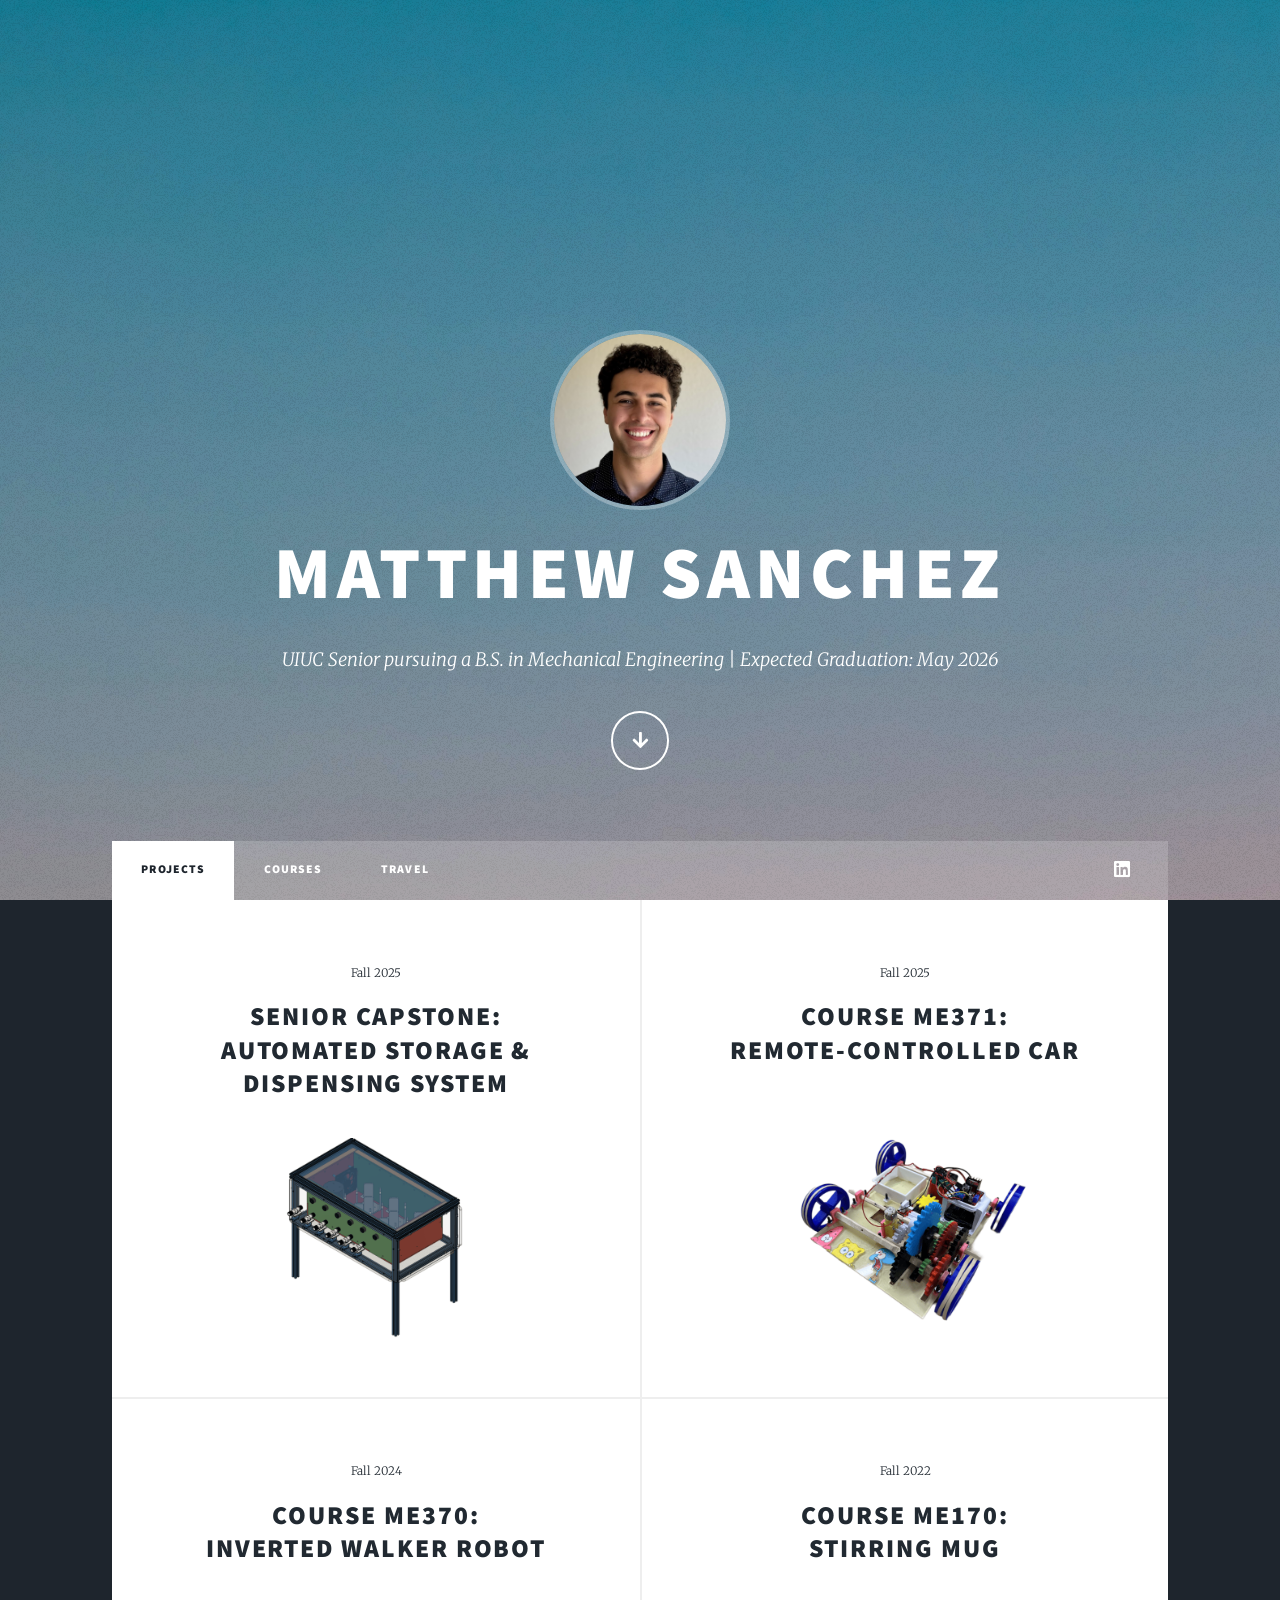
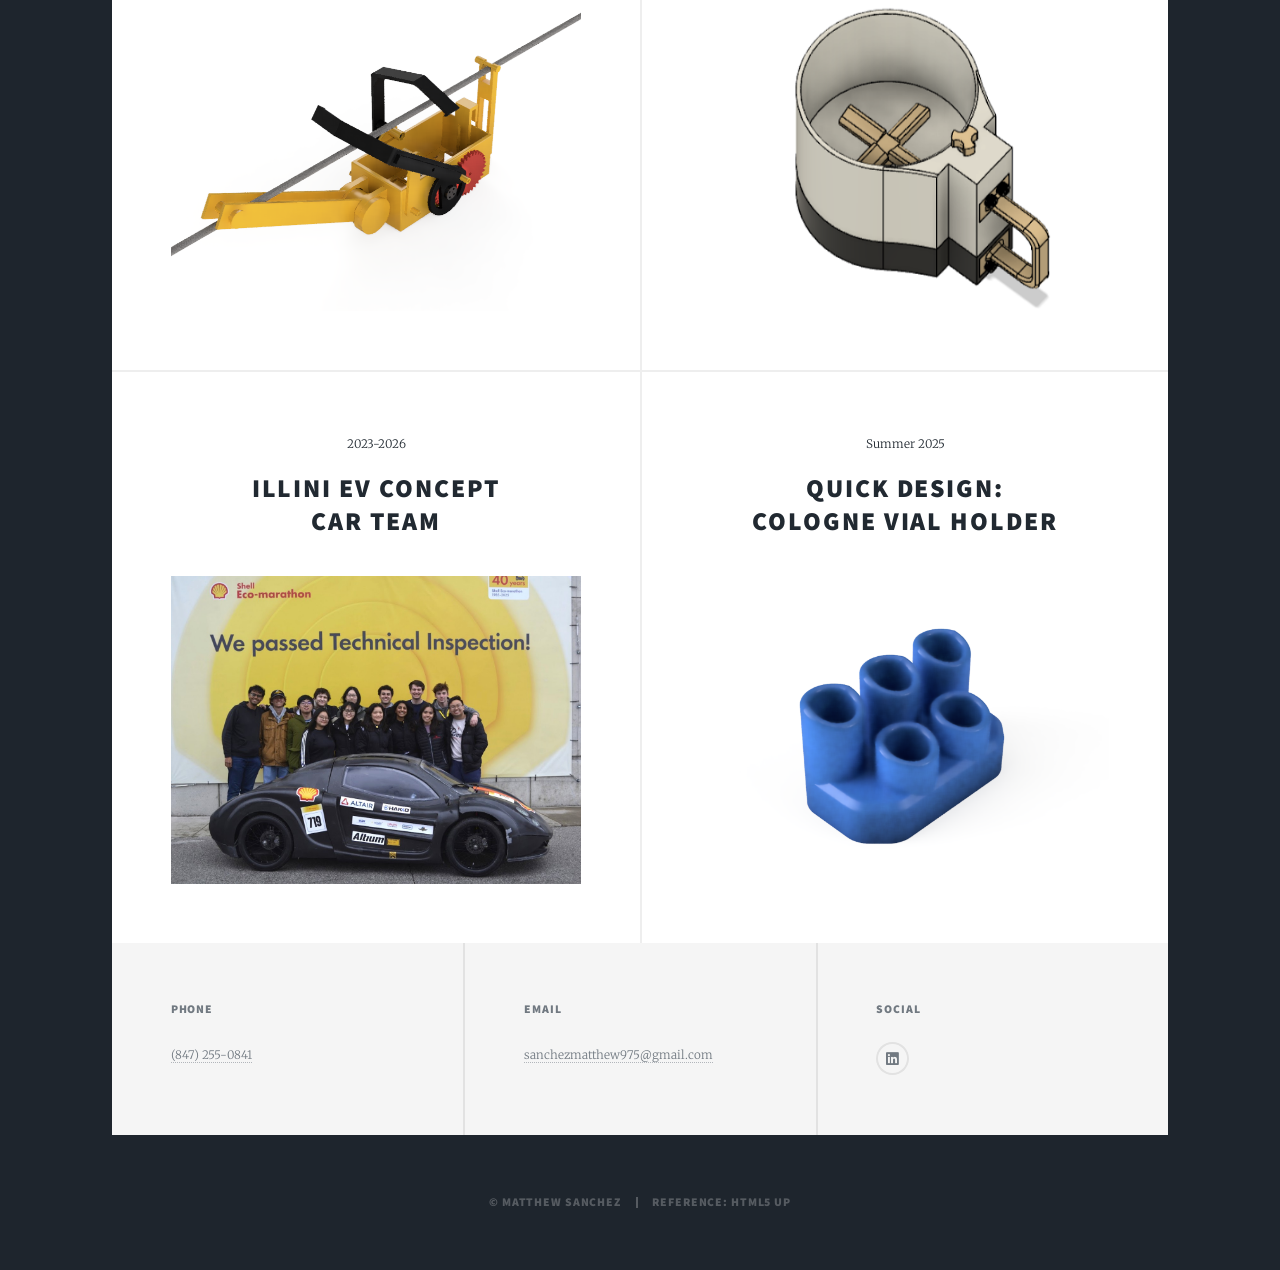
<file: index.html>
<!DOCTYPE HTML>
<!--
	Matthew Sanchez
-->
<html>
	<style>
    /* This handles the circular photo sizing and shape */
    #intro .image.profile {
        display: block;
        margin: 0 auto 2rem auto; /* Centers the image and adds space below */
        width: 180px;             /* Size of the circle */
        height: 180px;
    }

    #intro .image.profile img {
        width: 100%;
        height: 100%;
        border-radius: 50%;       /* Makes it a circle */
        object-fit: cover;        /* Keeps the face from looking stretched */
        border: 4px solid rgba(255, 255, 255, 0.3); /* Subtle white border */
    }
	</style>
	<head>
		<title>Matthew Sanchez Portfolio</title>
		<meta charset="utf-8" />
		<meta name="viewport" content="width=device-width, initial-scale=1, user-scalable=no" />
		<link rel="stylesheet" href="assets/css/main.css" />
		<link rel="icon" type="image/png" href="images/closeup3.JPG">
		<noscript><link rel="stylesheet" href="assets/css/noscript.css" /></noscript>
	</head>
	<body class="is-preload">

		<!-- Wrapper -->
			<div id="wrapper" class="fade-in">

				<!-- Intro -->
					<div id="intro">
						<span class="image profile"><img src="images/closeup3.JPG" alt="Matthew Sanchez Profile" /></span>
						<h1>Matthew Sanchez</h1>
						<p>UIUC Senior pursuing a B.S. in Mechanical Engineering | Expected Graduation: May 2026</p>
						<ul class="actions">
							<li><a href="#header" class="button icon solid solo fa-arrow-down scrolly">Continue</a></li>
						</ul>
					</div>

				<!-- Header -->
					<header id="header">
						<a  class="logo">Projects</a>
					</header>

				<!-- Nav -->
					<nav id="nav">
						<ul class="links">
							<li class="active"><a href="index.html">Projects</a></li>
							<li><a href="courses.html">Courses</a></li>
							<li><a href="travel.html">Travel</a></li>
							<!-- <li><a href="elements.html">Elements Reference</a></li> -->
						</ul>
						<ul class="icons">
							<li><a href="https://www.linkedin.com/in/matthew-sanchez-/" class="icon brands fa-linkedin"><span class="label">LinkedIn</span></a></li>
						</ul>
					</nav>

				<!-- Main -->
					<div id="main">

						<!-- Featured Post
							<article class="post featured">
								<header class="major">
									<span class="date">April 25, 2017</span>
									<h2><a href="#">And this is a<br />
									massive headline</a></h2>
									<p>Matthew ornare velit lacus varius enim ullamcorper proin aliquam<br />
									facilisis ante sed etiam magna interdum congue. Lorem ipsum dolor<br />
									amet nullam sed etiam veroeros.</p>
								</header>
								<a href="#" class="image main"><img src="images/pic01.jpg" alt="" /></a>
								<ul class="actions special">
									<li><a href="#" class="button large">Full Story</a></li>
								</ul>
							</article> -->

						<!-- Posts -->
							<section class="posts">
								<article>
									<header>
										<span class="date">Fall 2025</span>
										<h2><a href="senior_capstone.html">Senior Capstone:<br />
										Automated Storage & Dispensing System</a></h2>
									</header>
									<a href="senior_capstone.html" class="image fit"><img src="images/senior_1.png" alt="" /></a>
								</article>
								<article>
									<header>
										<span class="date">Fall 2025</span>
										<h2><a href="me371.html">Course ME371:<br />
										Remote-Controlled Car<br />
										‎ </a></h2>
									</header>
									<a href="me371.html" class="image fit"><img src="images/rc_car2.png" alt="" /></a>
								</article>
								<article>
									<header>
										<span class="date">Fall 2024</span>
										<h2><a href="370.html">Course ME370:<br />
										Inverted Walker Robot</a></h2>
									</header>
									<a href="370.html" class="image fit"><img src="images/sloth3.png" alt="" /></a>
								</article>
								<article>
									<header>
										<span class="date">Fall 2022</span>
										<h2><a href="170.html">Course ME170:<br />
										Stirring Mug</a></h2>
									</header>
									<a href="170.html" class="image fit"><img src="images/teamugpro2.png" alt="" /></a>
								</article>
								<article>
									<header>
										<span class="date">2023-2026</span>
										<h2><a href="illiniev.html">Illini EV Concept<br />
										Car Team</a></h2>
									</header>
									<a href="illiniev.html" class="image fit"><img src="images/ev2pass.JPG" alt="" /></a>
								</article>
								<article>
									<header>
										<span class="date">Summer 2025</span>
										<h2><a href="cologne.html">Quick Design:<br />
										Cologne Vial Holder</a></h2>
									</header>
									<a href="cologne.html" class="image fit"><img src="images/colognetrialholder.png" alt="" /></a>
								</article>
							</section>
					</div>

				<!-- Footer -->
					<footer id="footer">
							<section>
								<h3>Phone</h3>
								<p><a>(847) 255-0841</a></p>
							</section>
							<section>
								<h3>Email</h3>
								<p><a>sanchezmatthew975@gmail.com</a></p>
							</section>
							<section>
								<h3>Social</h3>
								<ul class="icons alt">
									<li><a href="https://www.linkedin.com/in/matthew-sanchez-/" class="icon brands fa-linkedin"><span class="label">LinkedIn</span></a></li>
								</ul>
							</section>
					</footer>

				<!-- Copyright -->
					<div id="copyright">
						<ul><li>&copy; Matthew Sanchez</li><li>Reference: HTML5 UP</li></ul>
					</div>

			</div>

		<!-- Scripts -->
			<script src="assets/js/jquery.min.js"></script>
			<script src="assets/js/jquery.scrollex.min.js"></script>
			<script src="assets/js/jquery.scrolly.min.js"></script>
			<script src="assets/js/browser.min.js"></script>
			<script src="assets/js/breakpoints.min.js"></script>
			<script src="assets/js/util.js"></script>
			<script src="assets/js/main.js"></script>

	</body>
</html>
</file>
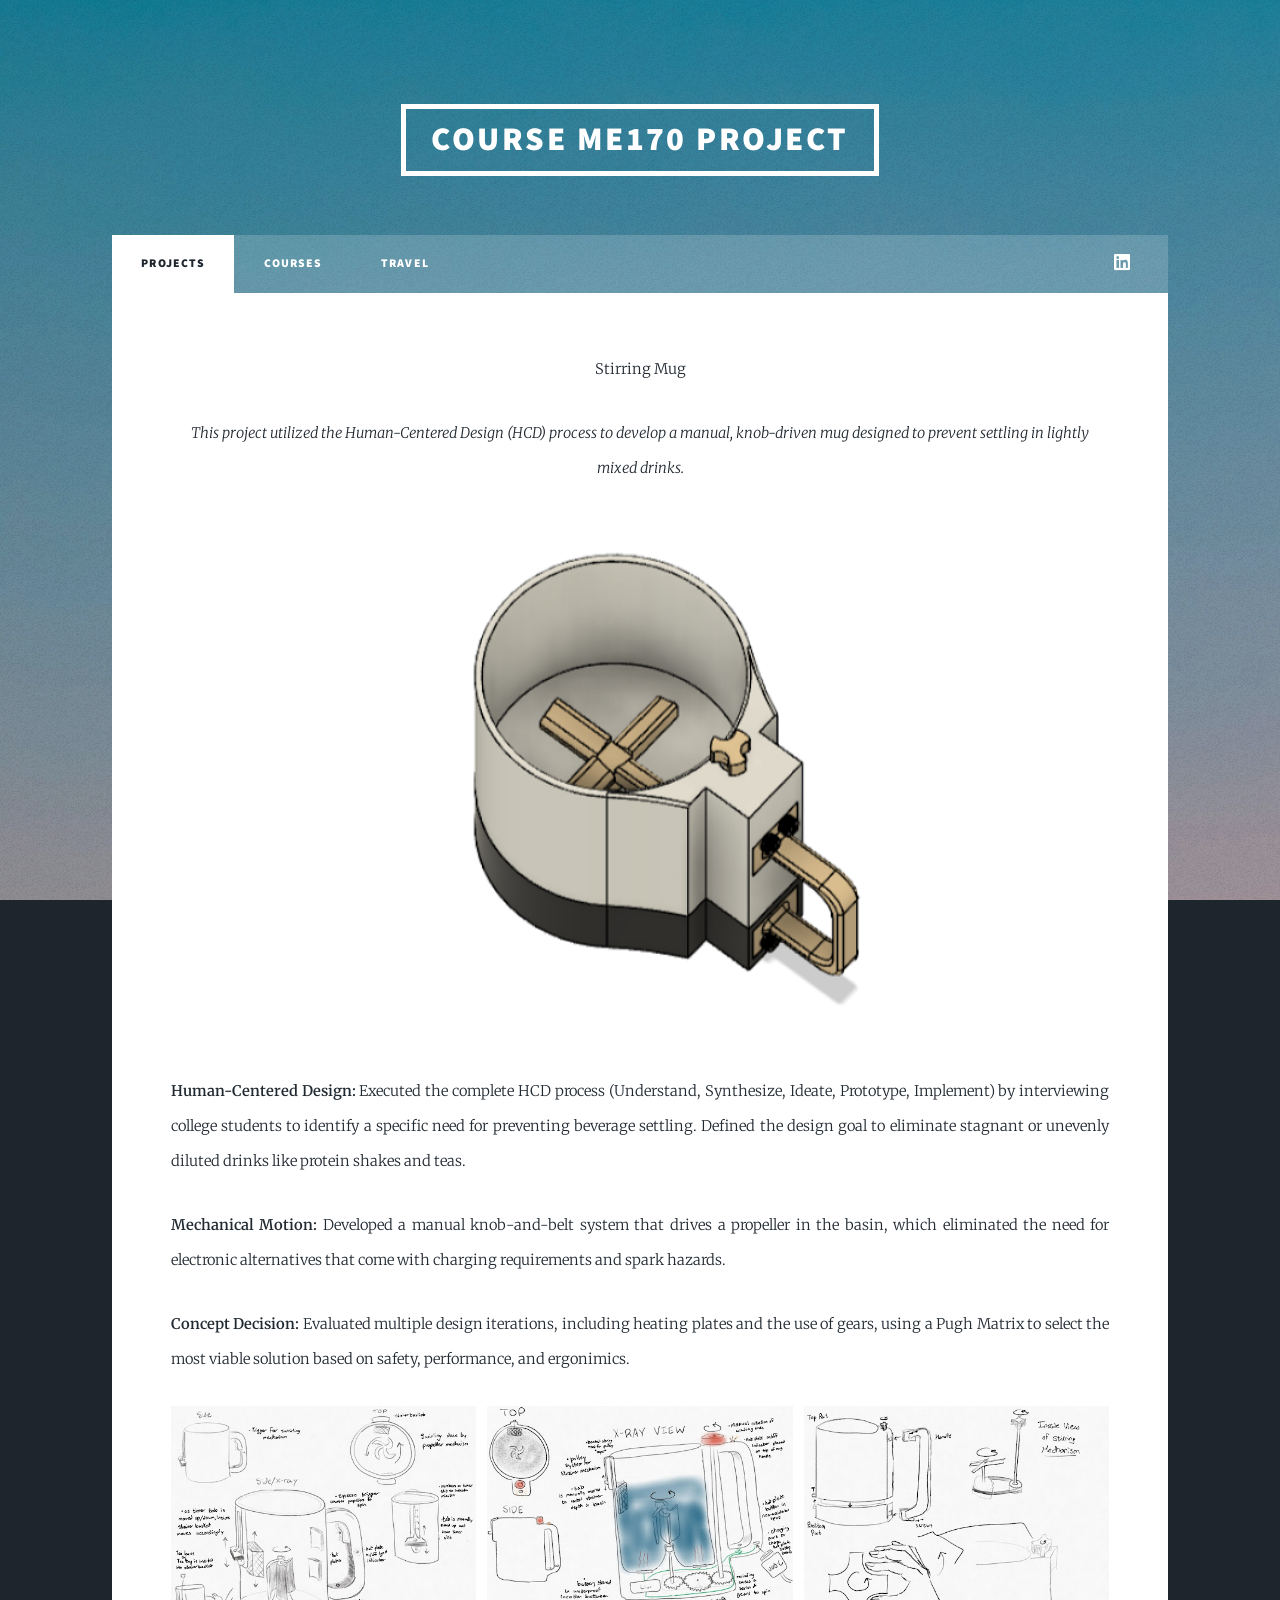
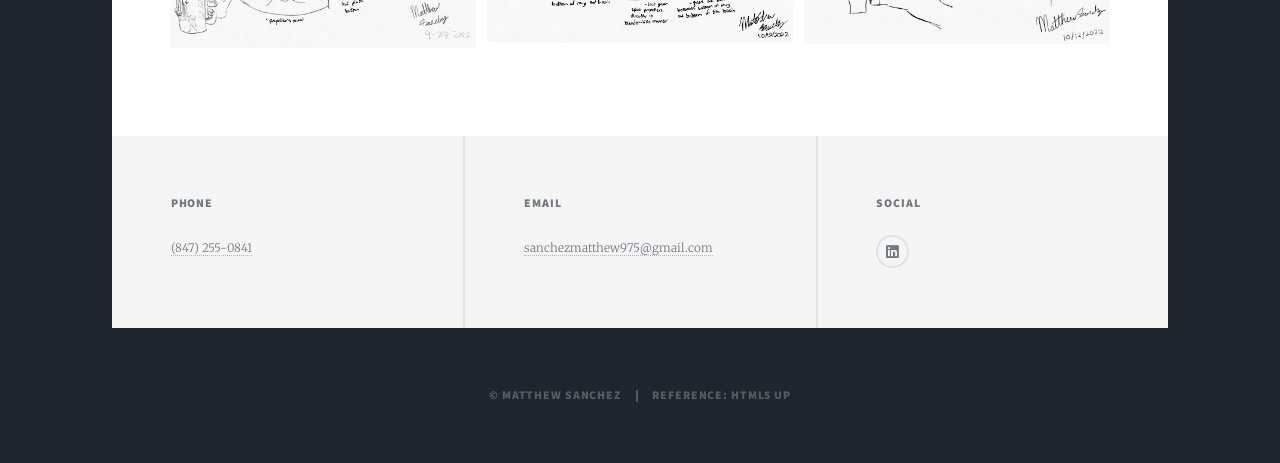
<file: 170.html>
<!DOCTYPE HTML>
<!--
	Massively by HTML5 UP
	html5up.net | @ajlkn
	Free for personal and commercial use under the CCA 3.0 license (html5up.net/license)
-->
<html>
	<head>
		<title>Matthew Sanchez Portfolio</title>
		<meta charset="utf-8" />
		<meta name="viewport" content="width=device-width, initial-scale=1, user-scalable=no" />
		<link rel="stylesheet" href="assets/css/main.css" />
		<noscript><link rel="stylesheet" href="assets/css/noscript.css" /></noscript>
		<style>
    /* This completely removes the decorative lines */
    header.major .date:before,
    header.major .date:after {
        display: none !important;
    }

    /* This centers your title and gives it some space */
    header.major .date {
        display: block;
        border: none !important;
        margin-bottom: 2rem;
        padding: 0;
    }
		</style>	
	</head>
	<body class="is-preload">

		<!-- Wrapper -->
			<div id="wrapper" class="fade-in">

				<!-- Header -->
					<header id="header">
						<a  class="logo">Course ME170 Project</a>
					</header>

				<!-- Nav -->
					<nav id="nav">
						<ul class="links">
							<li class="active"><a href="index.html">Projects</a></li>
							<li><a href="courses.html">Courses</a></li>
							<li><a href="travel.html">Travel</a></li>
							<!-- <li><a href="elements.html">Elements Reference</a></li> -->
						</ul>
						<ul class="icons">
							<li><a href="https://www.linkedin.com/in/matthew-sanchez-/" class="icon brands fa-linkedin"><span class="label">LinkedIn</span></a></li>
						</ul>
					</nav>

				<!-- Main -->
					<div id="main">

						<!-- Post -->
							<section class="post">
								<header class="major">
									<span class="date">Stirring Mug</span>
									<!-- <h1>Senior Capstone Project:<br />
									Automated Storage & Dispensing System</h1> -->
									<p>This project utilized the Human-Centered Design (HCD) process to develop a manual, knob-driven mug designed to prevent settling in lightly mixed drinks.</p>
								</header>
                                <div class="row aln-center">
                                    <div class="col-8">
                                        <span class="image fit"><img src="images/teamugpro2.png" alt="" /></span>
                                    </div>
                                </div>
                                <!-- <div class="image main"><img src="images/senior_1.png" alt="" /></div> -->
        <p>
            <p><strong>Human-Centered Design:</strong> Executed the complete HCD process (Understand, Synthesize, Ideate, Prototype, Implement) by interviewing college students to identify a specific need for preventing beverage settling. Defined the design goal to eliminate stagnant or unevenly diluted drinks like protein shakes and teas.</p>
            <p><strong>Mechanical Motion:</strong> Developed a manual knob-and-belt system that drives a propeller in the basin, which eliminated the need for electronic alternatives that come with charging requirements and spark hazards.</p>
            <p><strong>Concept Decision:</strong> Evaluated multiple design iterations, including heating plates and the use of gears, using a Pugh Matrix to select the most viable solution based on safety, performance, and ergonimics.</p>
        </p>
        <div class="box alt">
    <div class="row gtr-50 gtr-uniform">
        <div class="col-4 col-12-small">
            <span class="image fit"><img src="images/teamugsketch1.jpg" alt="CAD Assembly" /></span>
        </div>
        <div class="col-4 col-12-small">
            <span class="image fit"><img src="images/teamugsketch2.jpg" alt="Exploded View" /></span>
        </div>
        <div class="col-4 col-12-small">
            <span class="image fit"><img src="images/teamugsketch3.jpg" alt="Mechanism Detail" /></span>
        </div>
    </div>
</div>
					</div>


				<!-- Footer -->
					<footer id="footer">
							<section>
								<h3>Phone</h3>
								<p><a>(847) 255-0841</a></p>
							</section>
							<section>
								<h3>Email</h3>
								<p><a>sanchezmatthew975@gmail.com</a></p>
							</section>
							<section>
								<h3>Social</h3>
								<ul class="icons alt">
									<li><a href="https://www.linkedin.com/in/matthew-sanchez-/" class="icon brands fa-linkedin"><span class="label">LinkedIn</span></a></li>
								</ul>
							</section>
					</footer>

				<!-- Copyright -->
					<div id="copyright">
						<ul><li>&copy; Matthew Sanchez</li><li>Reference: HTML5 UP</li></ul>
					</div>

			</div>

		<!-- Scripts -->
			<script src="assets/js/jquery.min.js"></script>
			<script src="assets/js/jquery.scrollex.min.js"></script>
			<script src="assets/js/jquery.scrolly.min.js"></script>
			<script src="assets/js/browser.min.js"></script>
			<script src="assets/js/breakpoints.min.js"></script>
			<script src="assets/js/util.js"></script>
			<script src="assets/js/main.js"></script>

	</body>
</html>
</file>
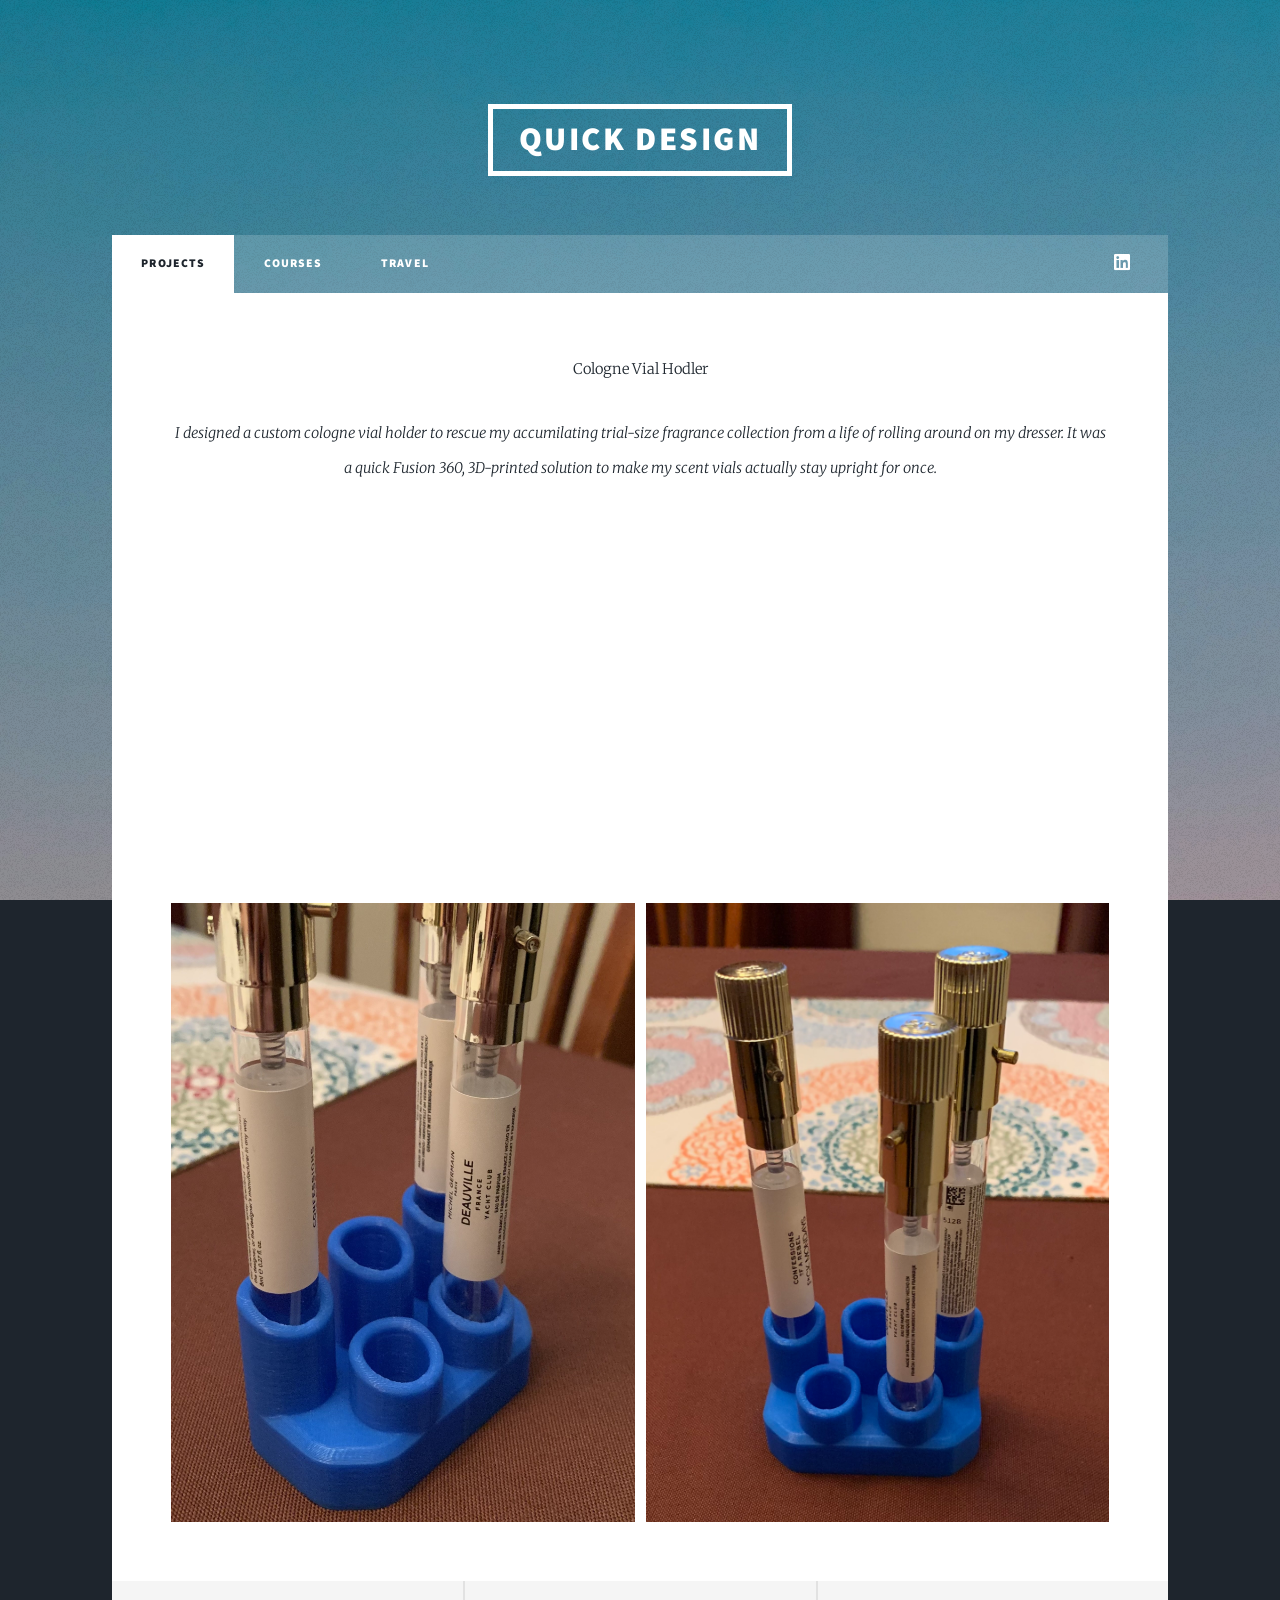
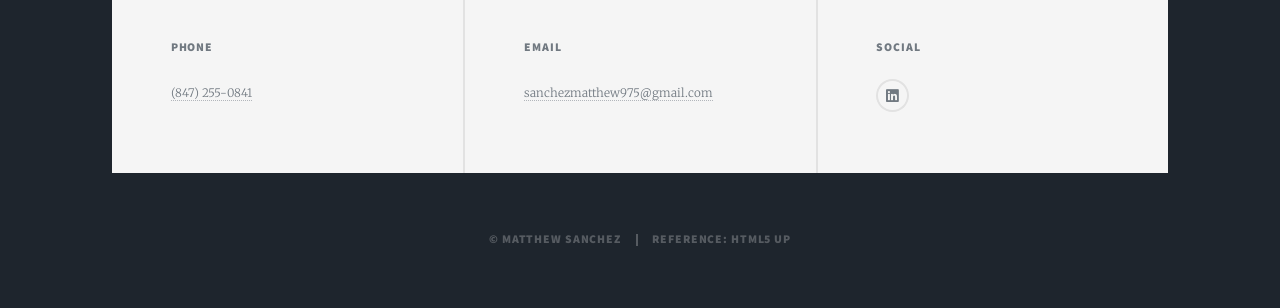
<file: cologne.html>
<!DOCTYPE HTML>
<!--
	Massively by HTML5 UP
	html5up.net | @ajlkn
	Free for personal and commercial use under the CCA 3.0 license (html5up.net/license)
-->
<html>
	<head>
		<title>Matthew Sanchez Portfolio</title>
		<meta charset="utf-8" />
		<meta name="viewport" content="width=device-width, initial-scale=1, user-scalable=no" />
		<link rel="stylesheet" href="assets/css/main.css" />
		<noscript><link rel="stylesheet" href="assets/css/noscript.css" /></noscript>
		<style>
    /* This completely removes the decorative lines */
    header.major .date:before,
    header.major .date:after {
        display: none !important;
    }

    /* This centers your title and gives it some space */
    header.major .date {
        display: block;
        border: none !important;
        margin-bottom: 2rem;
        padding: 0;
    }
		</style>	
	</head>
	<body class="is-preload">

		<!-- Wrapper -->
			<div id="wrapper" class="fade-in">

				<!-- Header -->
					<header id="header">
						<a  class="logo">Quick Design</a>
					</header>

				<!-- Nav -->
					<nav id="nav">
						<ul class="links">
							<li class="active"><a href="index.html">Projects</a></li>
							<li><a href="courses.html">Courses</a></li>
                            <li><a href="travel.html">Travel</a></li>
							<!-- <li><a href="elements.html">Elements Reference</a></li> -->
						</ul>
						<ul class="icons">
							<li><a href="https://www.linkedin.com/in/matthew-sanchez-/" class="icon brands fa-linkedin"><span class="label">LinkedIn</span></a></li>
						</ul>
					</nav>

				<!-- Main -->
					<div id="main">

						<!-- Post -->
							<section class="post">
								<header class="major">
									<span class="date">Cologne Vial Hodler</span>
									<!-- <h1>Senior Capstone Project:<br />
									Automated Storage & Dispensing System</h1> -->
									<p> I designed a custom cologne vial holder to rescue my accumilating trial-size fragrance collection from a life of rolling around on my dresser. It was a quick Fusion 360, 3D-printed solution to make my scent vials actually stay upright for once.</p>
								</header>
                                <div class="row aln-center">
                                    <div class="col-8">
                                        <div class="col-8">
    <span class="image fit">
        <video width="100%" height="auto" autoplay loop muted playsinline>
            <source src="images/cologneturn.mp4" type="video/mp4">
            Your browser does not support the video tag.
        </video>
    </span>
</div>
                                    </div>
                                </div>
                                <!-- <div class="image main"><img src="images/senior_1.png" alt="" /></div> -->
        <div class="row gtr-50 gtr-uniform">
    <div class="col-6 col-12-small">
        <span class="image fit"><img src="images/cologneholder1.jpeg" alt="CAD Assembly" /></span>
    </div>

    <div class="col-6 col-12-small">
        <span class="image fit"><img src="images/cologneholder2.jpeg" alt="Physical Prototype" /></span>
    </div>
</div>
					</div>


				<!-- Footer -->
					<footer id="footer">
							<section>
								<h3>Phone</h3>
								<p><a>(847) 255-0841</a></p>
							</section>
							<section>
								<h3>Email</h3>
								<p><a>sanchezmatthew975@gmail.com</a></p>
							</section>
							<section>
								<h3>Social</h3>
								<ul class="icons alt">
									<li><a href="https://www.linkedin.com/in/matthew-sanchez-/" class="icon brands fa-linkedin"><span class="label">LinkedIn</span></a></li>
								</ul>
							</section>
					</footer>

				<!-- Copyright -->
					<div id="copyright">
						<ul><li>&copy; Matthew Sanchez</li><li>Reference: HTML5 UP</li></ul>
					</div>

			</div>

		<!-- Scripts -->
			<script src="assets/js/jquery.min.js"></script>
			<script src="assets/js/jquery.scrollex.min.js"></script>
			<script src="assets/js/jquery.scrolly.min.js"></script>
			<script src="assets/js/browser.min.js"></script>
			<script src="assets/js/breakpoints.min.js"></script>
			<script src="assets/js/util.js"></script>
			<script src="assets/js/main.js"></script>

	</body>
</html>
</file>
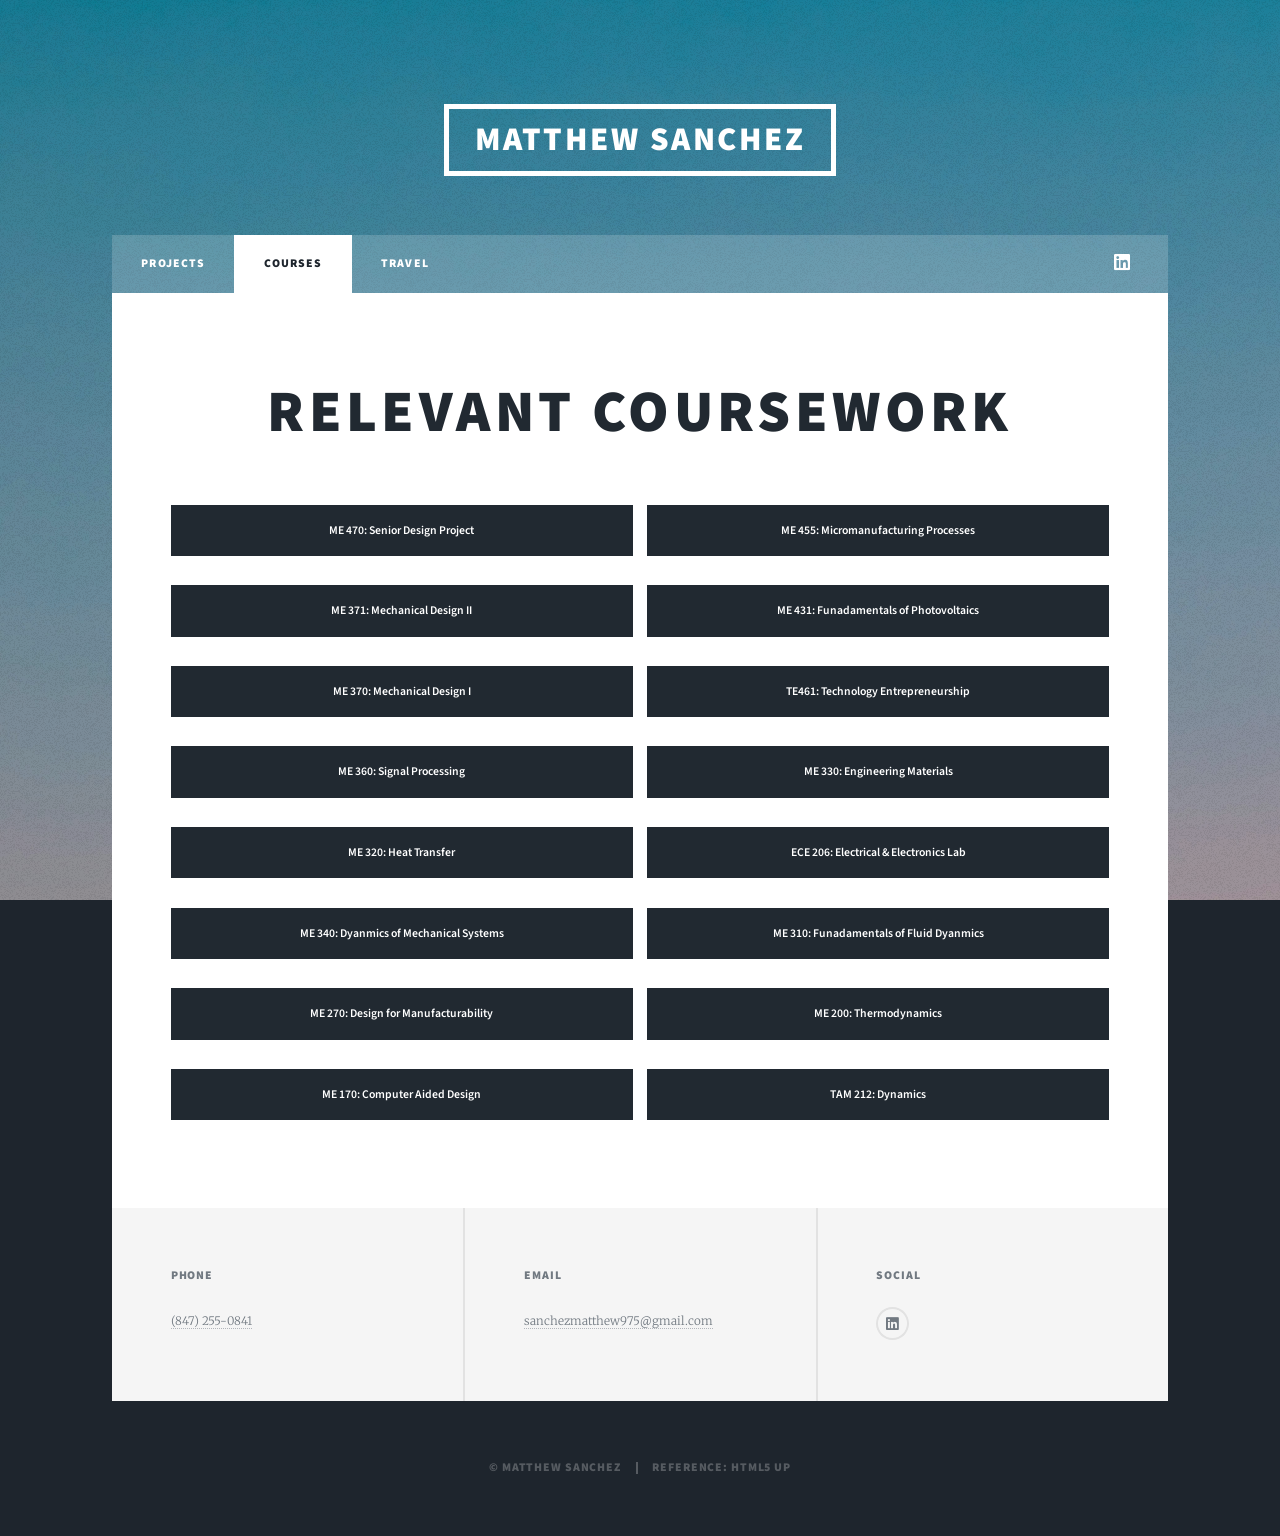
<file: courses.html>
<!DOCTYPE HTML>
<html>
	<head>
		<title>Courses - Matthew Sanchez</title>
		<meta charset="utf-8" />
		<meta name="viewport" content="width=device-width, initial-scale=1, user-scalable=no" />
		<link rel="stylesheet" href="assets/css/main.css" />
		<noscript><link rel="stylesheet" href="assets/css/noscript.css" /></noscript>
		<style>
			/* Makes the tiles look like buttons but removes the "clickable" interaction */
			.course-tile {
				cursor: default !important;
				pointer-events: none;
				text-transform: none !important;
				letter-spacing: 0 !important;
				font-weight: 600 !important;
				height: 3.5rem !important;
				line-height: 3.5rem !important;
				padding: 0 1rem !important;
				display: block;
				text-align: center;
			}
			.course-grid {
				margin-top: 2rem;
			}
		</style>
	</head>
	<body class="is-preload">

		<div id="wrapper">

				<header id="header">
						<a href="index.html" class="logo">Matthew Sanchez</a>
					</header>

				<nav id="nav">
						<ul class="links">
							<li><a href="index.html">Projects</a></li>
							<li class="active"><a href="courses.html">Courses</a></li>
							<li><a href="travel.html">Travel</a></li>
						</ul>
						<ul class="icons">
							<li><a href="https://www.linkedin.com/in/matthew-sanchez-/" class="icon brands fa-linkedin"><span class="label">LinkedIn</span></a></li>
						</ul>
					</nav>

				<div id="main">

						<section class="post">
								<header class="major">
									<h2>Relevant Coursework</h2>
								</header>
								
								<div class="course-grid">
									<ul class="actions fit">
										<li><span class="button primary fit course-tile">ME 470: Senior Design Project</span></li>
										<li><span class="button primary fit course-tile">ME 455: Micromanufacturing Processes</span></li>
									</ul>
									<ul class="actions fit">
										<li><span class="button primary fit course-tile">ME 371: Mechanical Design II</span></li>
										<li><span class="button primary fit course-tile">ME 431: Funadamentals of Photovoltaics</span></li>
									</ul>
									<ul class="actions fit">
										<li><span class="button primary fit course-tile">ME 370: Mechanical Design I</span></li>
										<li><span class="button primary fit course-tile">TE461: Technology Entrepreneurship</span></li>
									</ul>
									<ul class="actions fit">
										<li><span class="button primary fit course-tile">ME 360: Signal Processing</span></li>
										<li><span class="button primary fit course-tile">ME 330: Engineering Materials</span></li>
									</ul>
									<ul class="actions fit">
										<li><span class="button primary fit course-tile">ME 320: Heat Transfer</span></li>
										<li><span class="button primary fit course-tile">ECE 206: Electrical & Electronics Lab</span></li>
									</ul>
									<ul class="actions fit">
										<li><span class="button primary fit course-tile">ME 340: Dyanmics of Mechanical Systems</span></li>
										<li><span class="button primary fit course-tile">ME 310: Funadamentals of Fluid Dyanmics</span></li>
									</ul>
									<ul class="actions fit">
										<li><span class="button primary fit course-tile">ME 270: Design for Manufacturability</span></li>
										<li><span class="button primary fit course-tile">ME 200: Thermodynamics</span></li>
									</ul>
									<ul class="actions fit">
										<li><span class="button primary fit course-tile">ME 170: Computer Aided Design</span></li>
										<li><span class="button primary fit course-tile">TAM 212: Dynamics</span></li>
									</ul>
								</div>
							</section>

					</div>

				<footer id="footer">
							<section>
								<h3>Phone</h3>
								<p><a>(847) 255-0841</a></p>
							</section>
							<section>
								<h3>Email</h3>
								<p><a>sanchezmatthew975@gmail.com</a></p>
							</section>
							<section>
								<h3>Social</h3>
								<ul class="icons alt">
									<li><a href="https://www.linkedin.com/in/matthew-sanchez-/" class="icon brands fa-linkedin"><span class="label">LinkedIn</span></a></li>
								</ul>
							</section>
					</footer>

				<div id="copyright">
						<ul><li>&copy; Matthew Sanchez</li><li>Reference: HTML5 UP</li></ul>
					</div>

			</div>

		<script src="assets/js/jquery.min.js"></script>
			<script src="assets/js/jquery.scrollex.min.js"></script>
			<script src="assets/js/jquery.scrolly.min.js"></script>
			<script src="assets/js/browser.min.js"></script>
			<script src="assets/js/breakpoints.min.js"></script>
			<script src="assets/js/util.js"></script>
			<script src="assets/js/main.js"></script>

	</body>
</html>
</file>
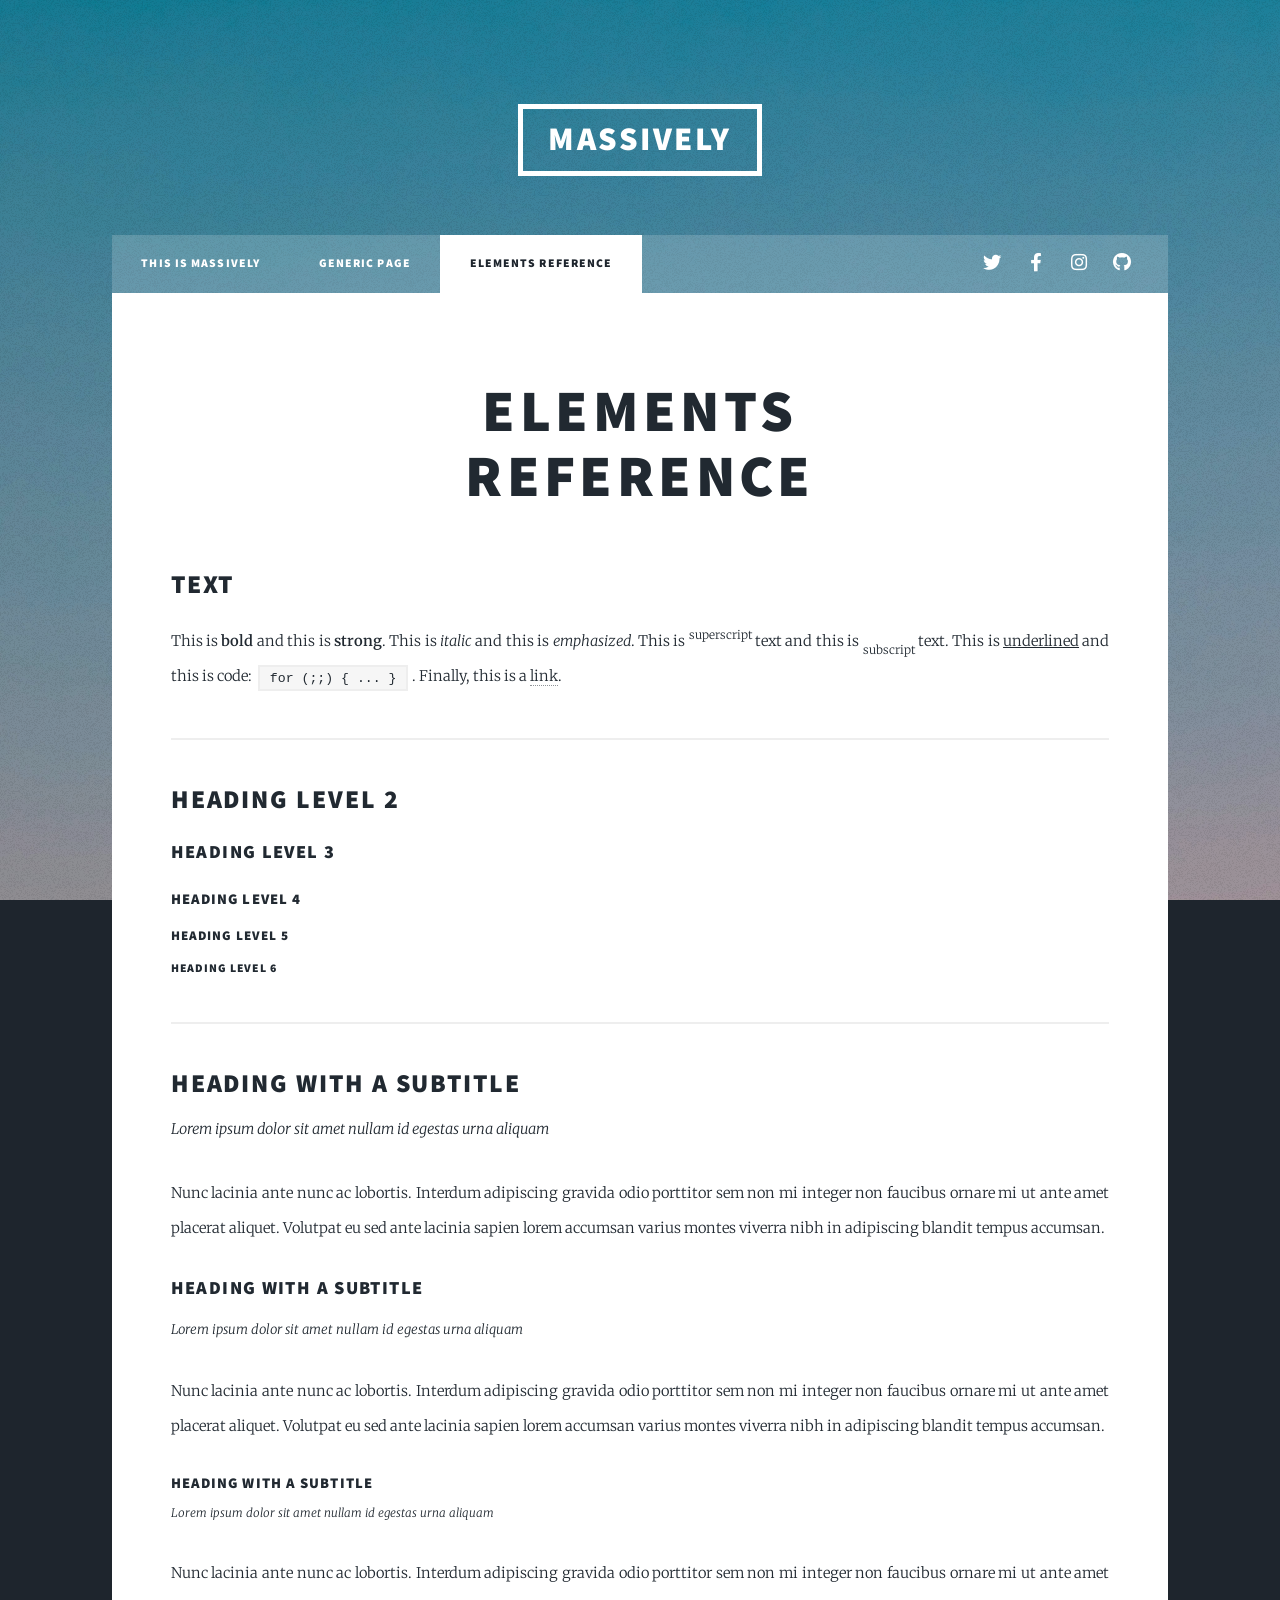
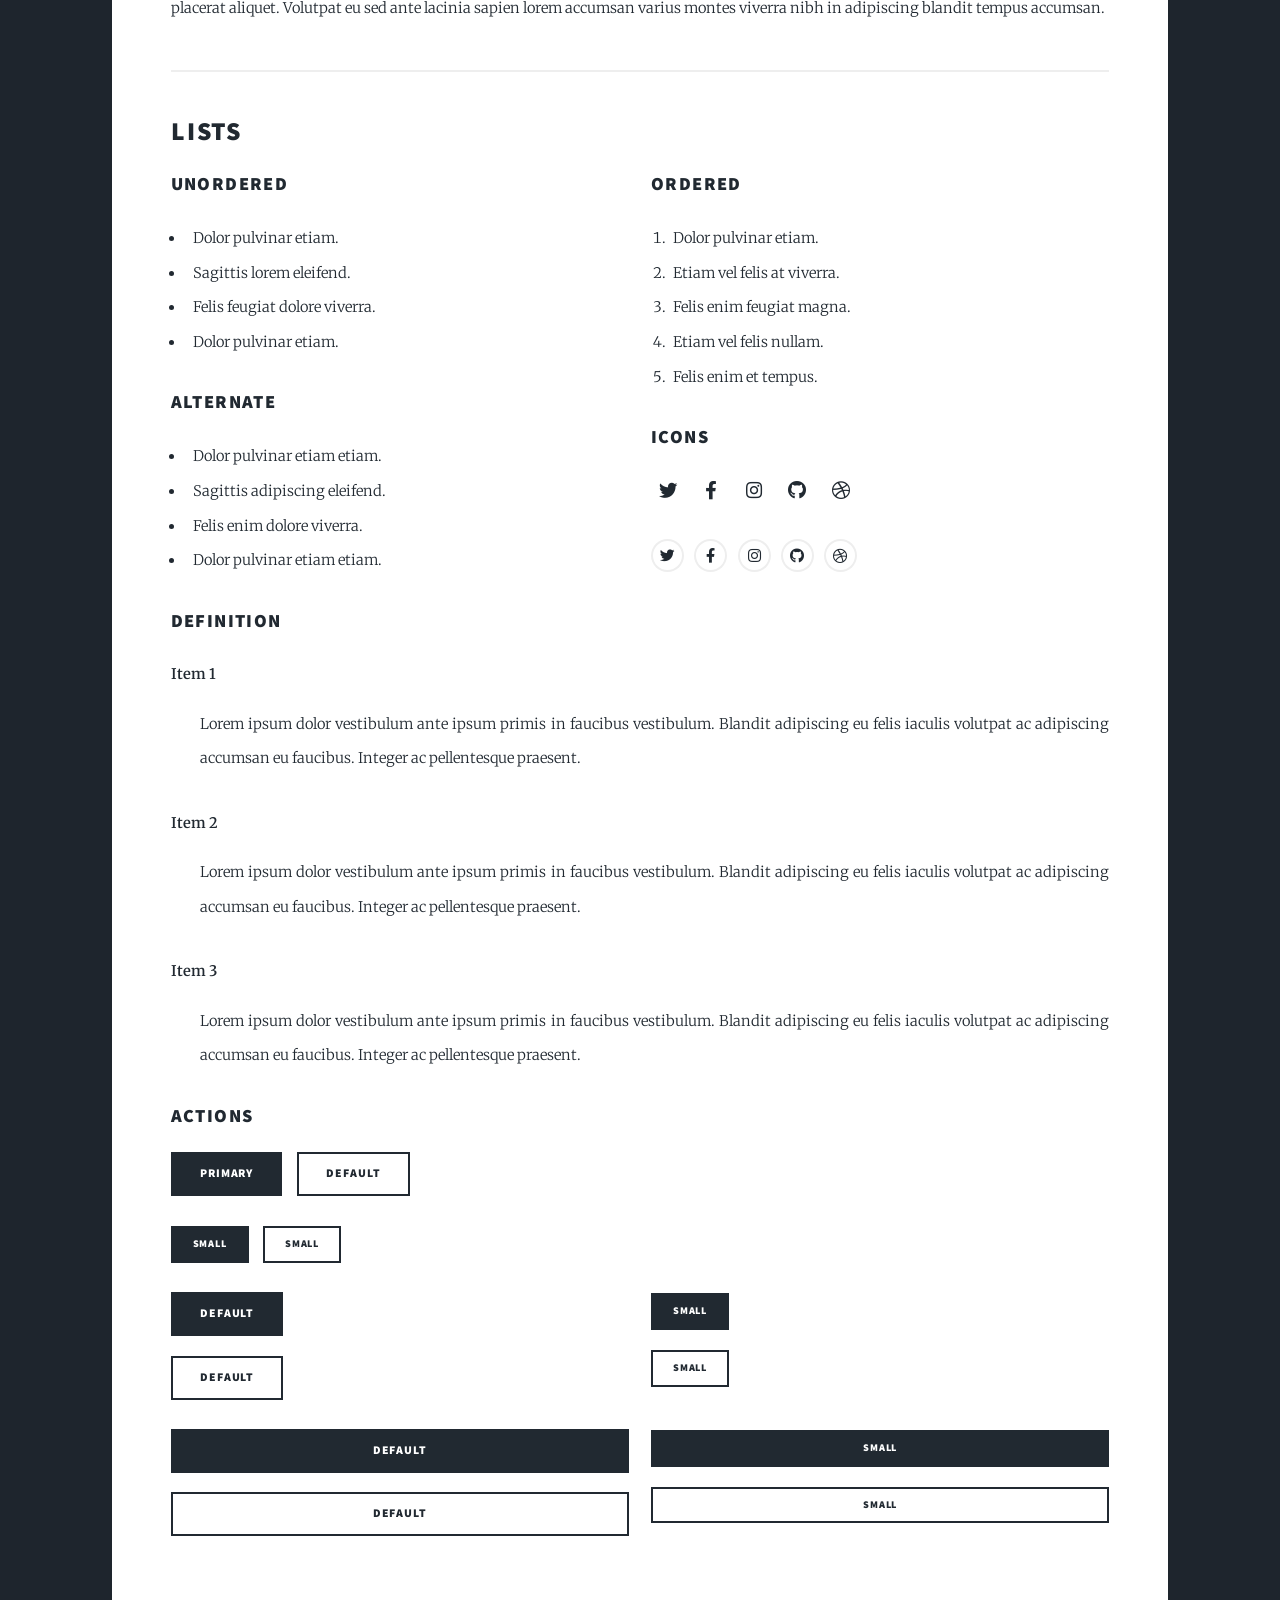
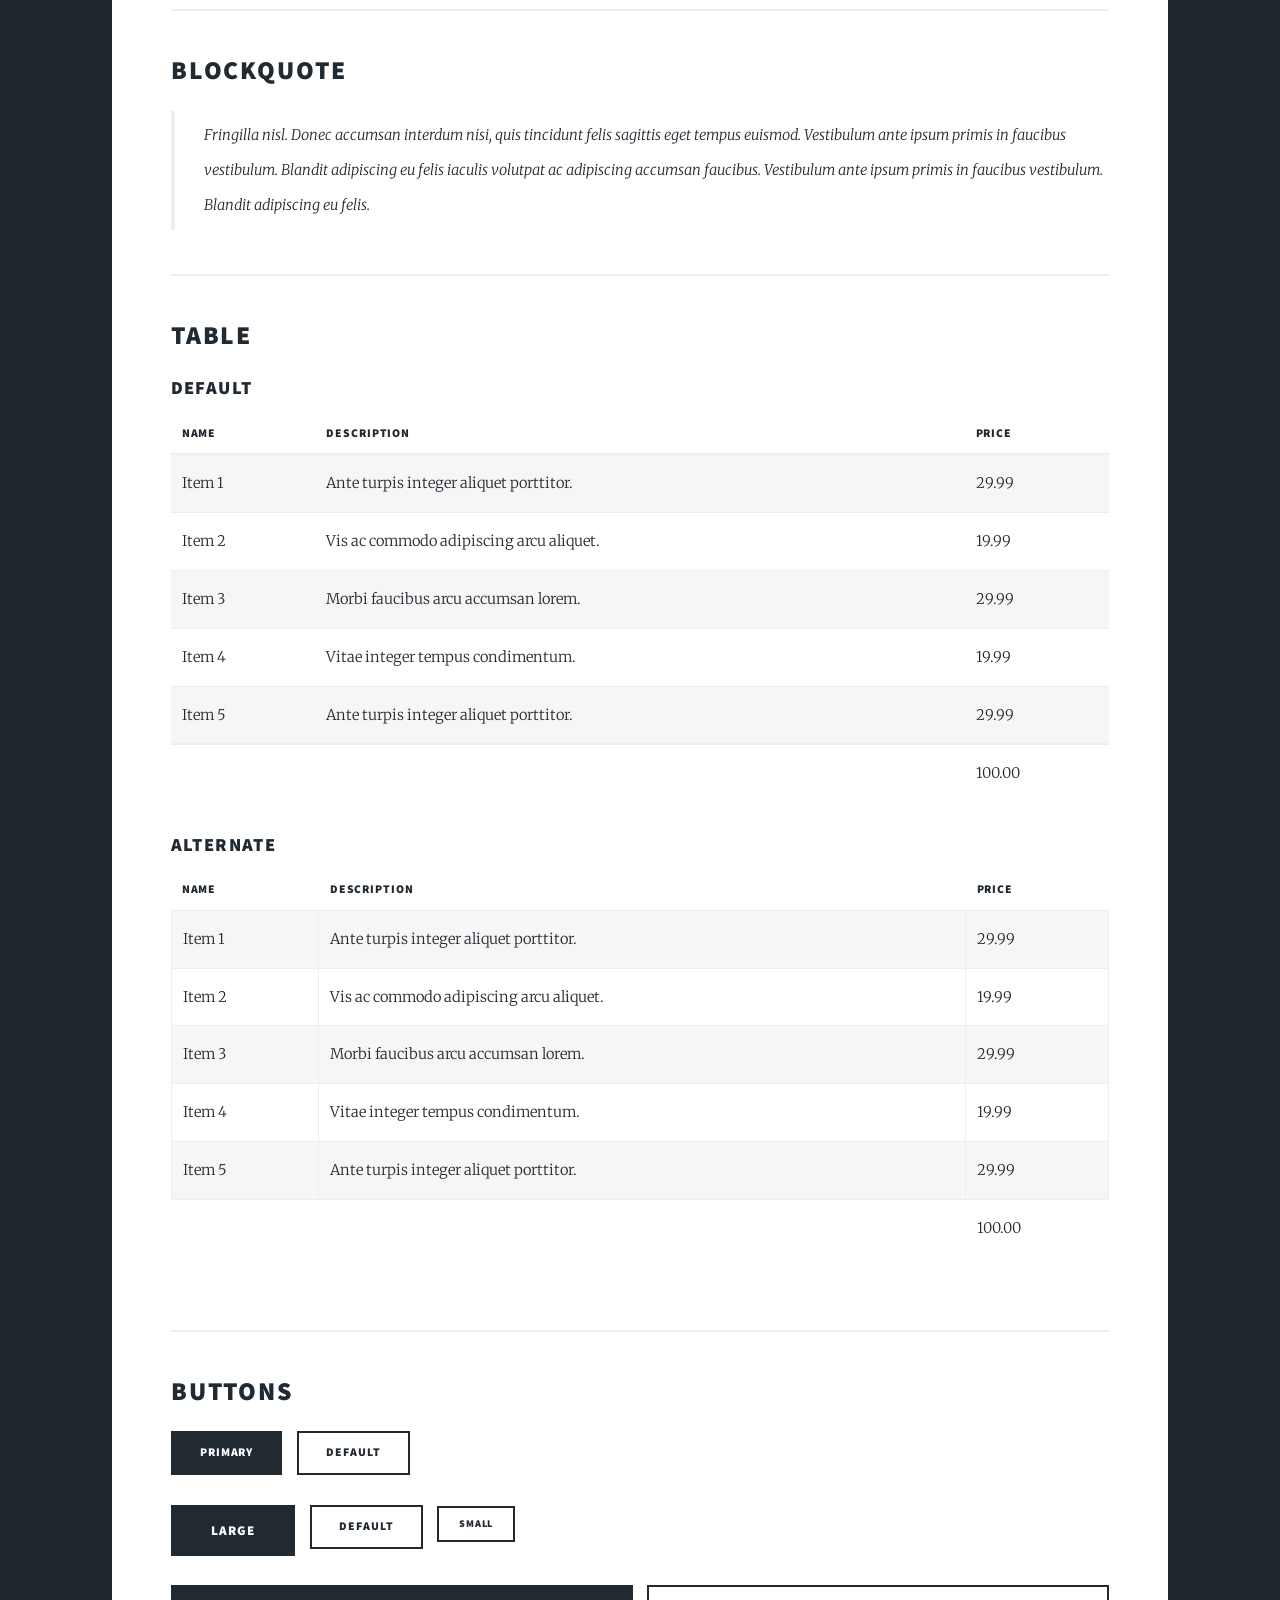
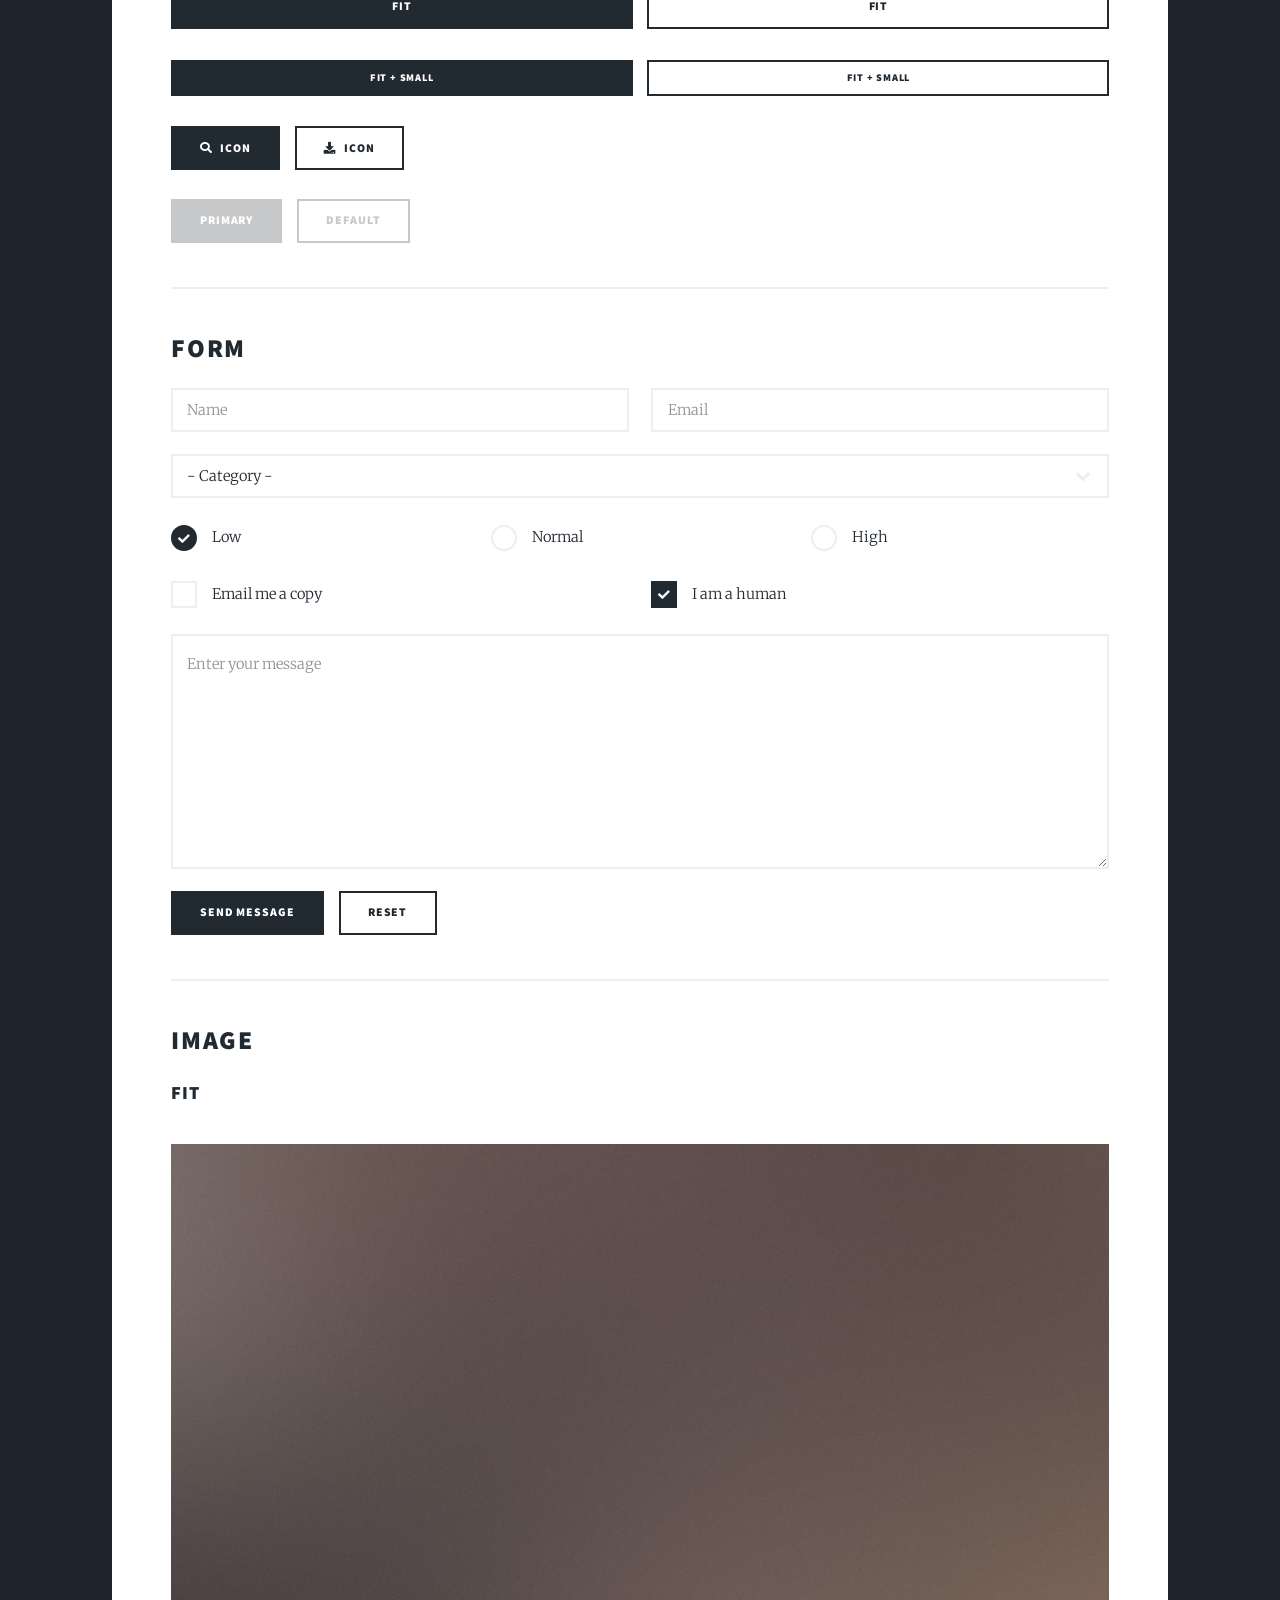
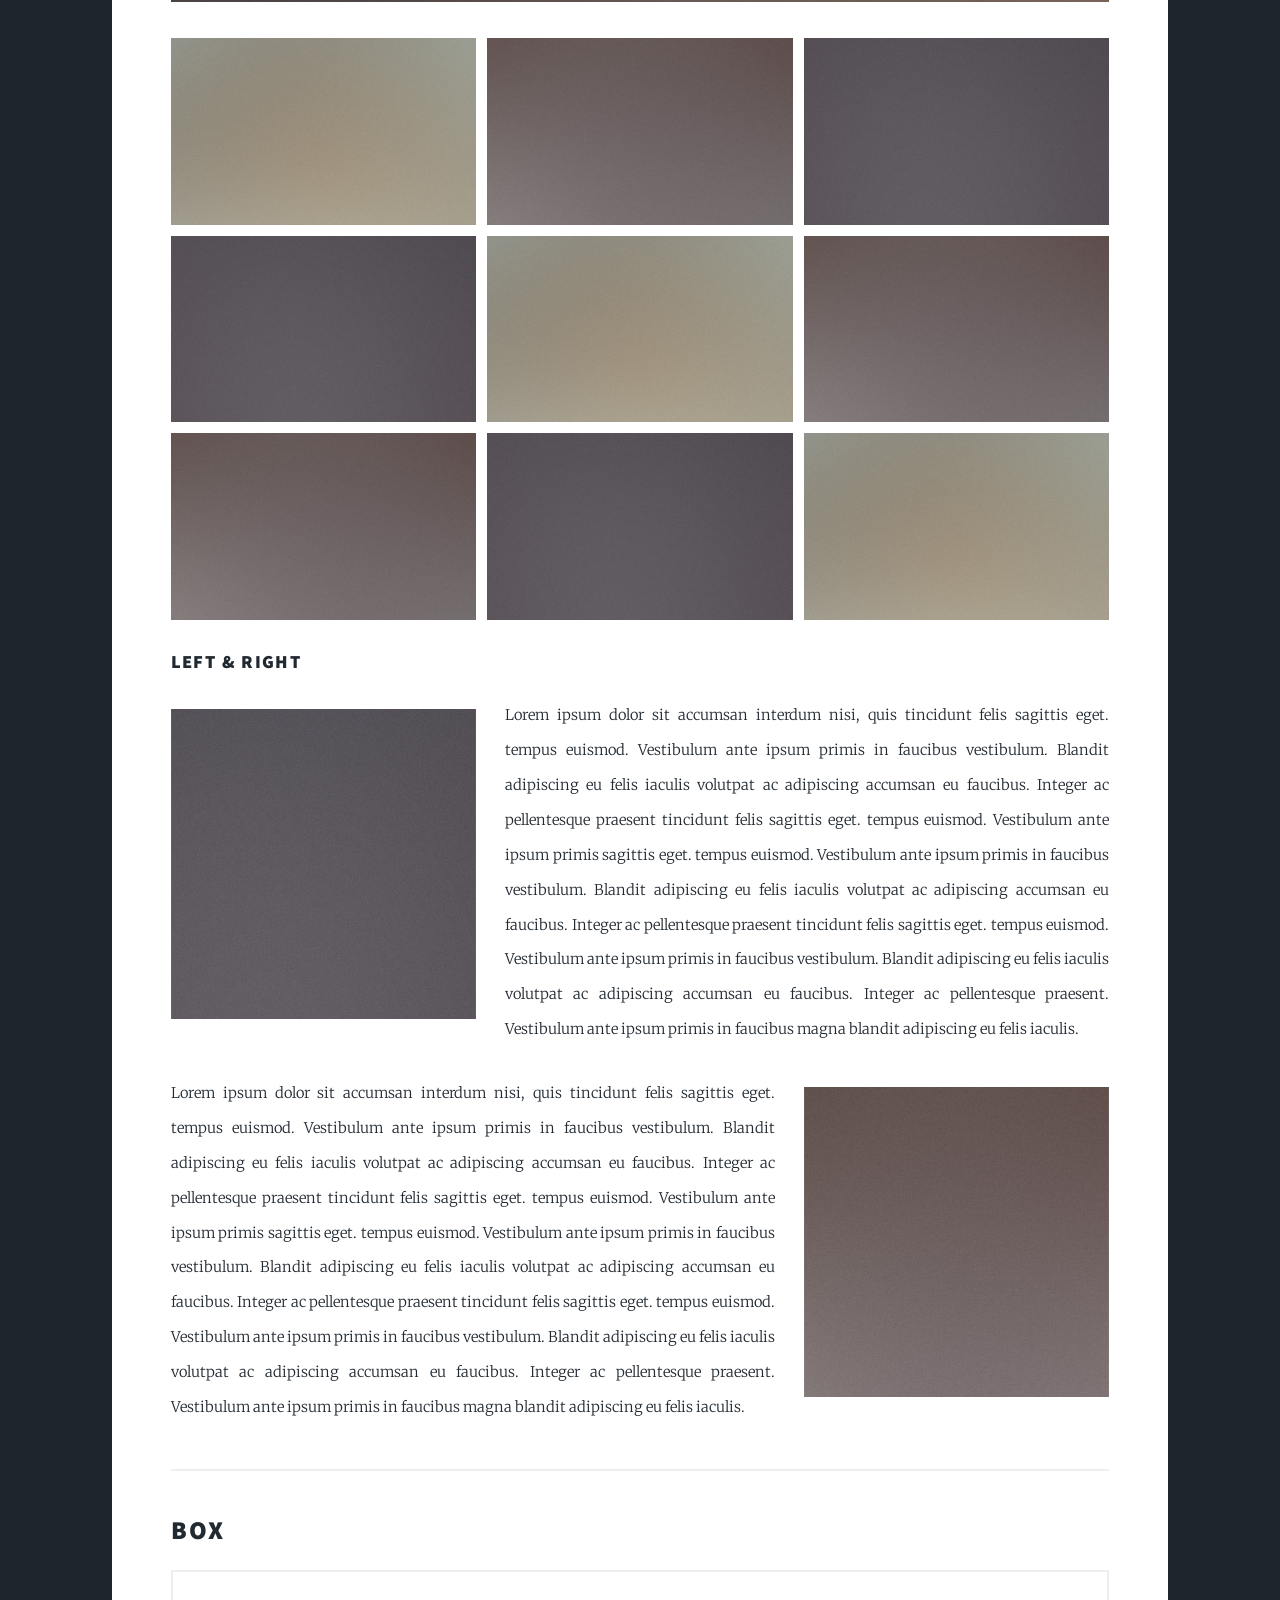
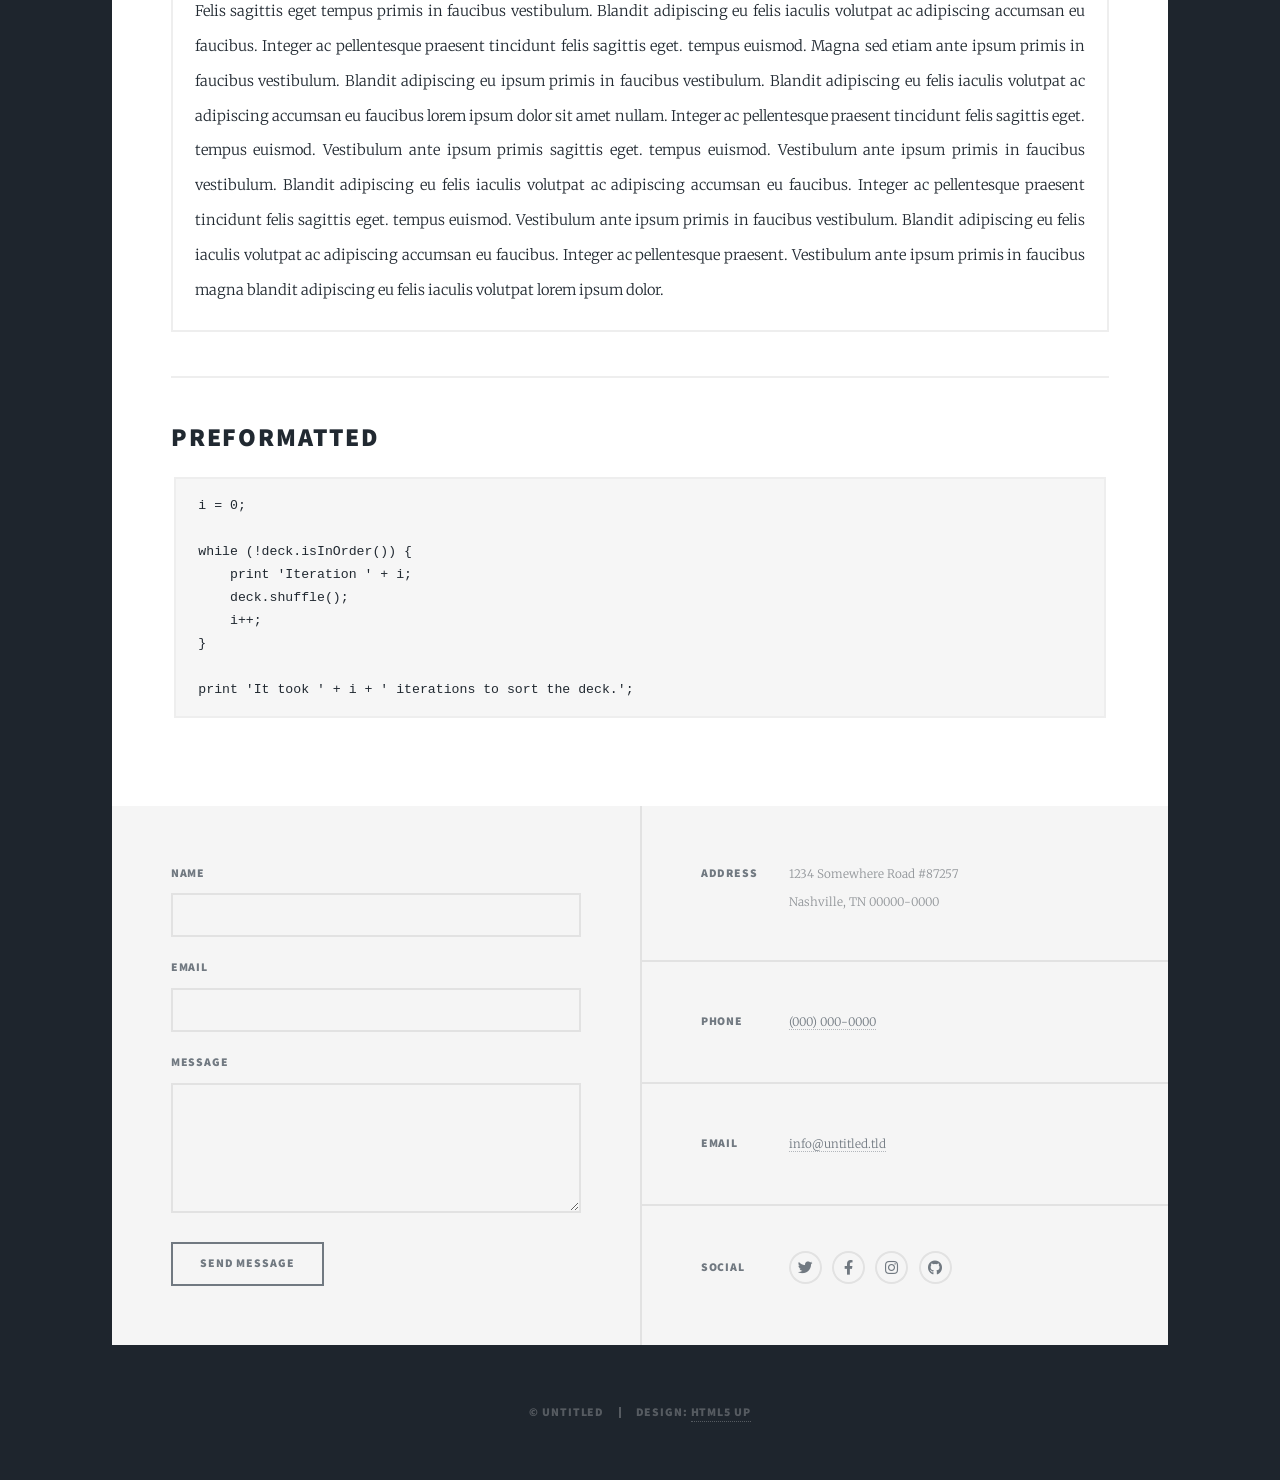
<file: elements.html>
<!DOCTYPE HTML>
<!--
	Massively by HTML5 UP
	html5up.net | @ajlkn
	Free for personal and commercial use under the CCA 3.0 license (html5up.net/license)
-->
<html>
	<head>
		<title>Elements Reference - Massively by HTML5 UP</title>
		<meta charset="utf-8" />
		<meta name="viewport" content="width=device-width, initial-scale=1, user-scalable=no" />
		<link rel="stylesheet" href="assets/css/main.css" />
		<noscript><link rel="stylesheet" href="assets/css/noscript.css" /></noscript>
	</head>
	<body class="is-preload">

		<!-- Wrapper -->
			<div id="wrapper">

				<!-- Header -->
					<header id="header">
						<a href="index.html" class="logo">Massively</a>
					</header>

				<!-- Nav -->
					<nav id="nav">
						<ul class="links">
							<li><a href="index.html">This is Massively</a></li>
							<li><a href="generic.html">Generic Page</a></li>
							<li class="active"><a href="elements.html">Elements Reference</a></li>
						</ul>
						<ul class="icons">
							<li><a href="#" class="icon brands fa-twitter"><span class="label">Twitter</span></a></li>
							<li><a href="#" class="icon brands fa-facebook-f"><span class="label">Facebook</span></a></li>
							<li><a href="#" class="icon brands fa-instagram"><span class="label">Instagram</span></a></li>
							<li><a href="#" class="icon brands fa-github"><span class="label">GitHub</span></a></li>
						</ul>
					</nav>

				<!-- Main -->
					<div id="main">

						<!-- Post -->
							<section class="post">
								<header class="major">
									<h1>Elements<br />
									Reference</h1>
								</header>

								<!-- Text stuff -->
									<h2>Text</h2>
									<p>This is <b>bold</b> and this is <strong>strong</strong>. This is <i>italic</i> and this is <em>emphasized</em>.
									This is <sup>superscript</sup> text and this is <sub>subscript</sub> text.
									This is <u>underlined</u> and this is code: <code>for (;;) { ... }</code>.
									Finally, this is a <a href="#">link</a>.</p>
									<hr />
									<h2>Heading Level 2</h2>
									<h3>Heading Level 3</h3>
									<h4>Heading Level 4</h4>
									<h5>Heading Level 5</h5>
									<h6>Heading Level 6</h6>
									<hr />
									<header>
										<h2>Heading with a Subtitle</h2>
										<p>Lorem ipsum dolor sit amet nullam id egestas urna aliquam</p>
									</header>
									<p>Nunc lacinia ante nunc ac lobortis. Interdum adipiscing gravida odio porttitor sem non mi integer non faucibus ornare mi ut ante amet placerat aliquet. Volutpat eu sed ante lacinia sapien lorem accumsan varius montes viverra nibh in adipiscing blandit tempus accumsan.</p>
									<header>
										<h3>Heading with a Subtitle</h3>
										<p>Lorem ipsum dolor sit amet nullam id egestas urna aliquam</p>
									</header>
									<p>Nunc lacinia ante nunc ac lobortis. Interdum adipiscing gravida odio porttitor sem non mi integer non faucibus ornare mi ut ante amet placerat aliquet. Volutpat eu sed ante lacinia sapien lorem accumsan varius montes viverra nibh in adipiscing blandit tempus accumsan.</p>
									<header>
										<h4>Heading with a Subtitle</h4>
										<p>Lorem ipsum dolor sit amet nullam id egestas urna aliquam</p>
									</header>
									<p>Nunc lacinia ante nunc ac lobortis. Interdum adipiscing gravida odio porttitor sem non mi integer non faucibus ornare mi ut ante amet placerat aliquet. Volutpat eu sed ante lacinia sapien lorem accumsan varius montes viverra nibh in adipiscing blandit tempus accumsan.</p>

									<hr />

								<!-- Lists -->
									<h2>Lists</h2>
									<div class="row">
										<div class="col-6 col-12-small">

											<h3>Unordered</h3>
											<ul>
												<li>Dolor pulvinar etiam.</li>
												<li>Sagittis lorem eleifend.</li>
												<li>Felis feugiat dolore viverra.</li>
												<li>Dolor pulvinar etiam.</li>
											</ul>

											<h3>Alternate</h3>
											<ul class="alt">
												<li>Dolor pulvinar etiam etiam.</li>
												<li>Sagittis adipiscing eleifend.</li>
												<li>Felis enim dolore viverra.</li>
												<li>Dolor pulvinar etiam etiam.</li>
											</ul>

										</div>
										<div class="col-6 col-12-small">

											<h3>Ordered</h3>
											<ol>
												<li>Dolor pulvinar etiam.</li>
												<li>Etiam vel felis at viverra.</li>
												<li>Felis enim feugiat magna.</li>
												<li>Etiam vel felis nullam.</li>
												<li>Felis enim et tempus.</li>
											</ol>

											<h3>Icons</h3>
											<ul class="icons">
												<li><a href="#" class="icon brands fa-twitter"><span class="label">Twitter</span></a></li>
												<li><a href="#" class="icon brands fa-facebook-f"><span class="label">Facebook</span></a></li>
												<li><a href="#" class="icon brands fa-instagram"><span class="label">Instagram</span></a></li>
												<li><a href="#" class="icon brands fa-github"><span class="label">Github</span></a></li>
												<li><a href="#" class="icon brands fa-dribbble"><span class="label">Dribbble</span></a></li>
											</ul>
											<ul class="icons alt">
												<li><a href="#" class="icon brands alt fa-twitter"><span class="label">Twitter</span></a></li>
												<li><a href="#" class="icon brands alt fa-facebook-f"><span class="label">Facebook</span></a></li>
												<li><a href="#" class="icon brands alt fa-instagram"><span class="label">Instagram</span></a></li>
												<li><a href="#" class="icon brands alt fa-github"><span class="label">Github</span></a></li>
												<li><a href="#" class="icon brands alt fa-dribbble"><span class="label">Dribbble</span></a></li>
											</ul>

										</div>
									</div>
									<h3>Definition</h3>
									<dl>
										<dt>Item 1</dt>
										<dd>
											<p>Lorem ipsum dolor vestibulum ante ipsum primis in faucibus vestibulum. Blandit adipiscing eu felis iaculis volutpat ac adipiscing accumsan eu faucibus. Integer ac pellentesque praesent.</p>
										</dd>
										<dt>Item 2</dt>
										<dd>
											<p>Lorem ipsum dolor vestibulum ante ipsum primis in faucibus vestibulum. Blandit adipiscing eu felis iaculis volutpat ac adipiscing accumsan eu faucibus. Integer ac pellentesque praesent.</p>
										</dd>
										<dt>Item 3</dt>
										<dd>
											<p>Lorem ipsum dolor vestibulum ante ipsum primis in faucibus vestibulum. Blandit adipiscing eu felis iaculis volutpat ac adipiscing accumsan eu faucibus. Integer ac pellentesque praesent.</p>
										</dd>
									</dl>

									<h3>Actions</h3>
									<ul class="actions">
										<li><a href="#" class="button primary">Primary</a></li>
										<li><a href="#" class="button">Default</a></li>
									</ul>
									<ul class="actions small">
										<li><a href="#" class="button primary small">Small</a></li>
										<li><a href="#" class="button small">Small</a></li>
									</ul>
									<div class="row">
										<div class="col-6 col-12-small">
											<ul class="actions stacked">
												<li><a href="#" class="button primary">Default</a></li>
												<li><a href="#" class="button">Default</a></li>
											</ul>
										</div>
										<div class="col-6 col-12-small">
											<ul class="actions stacked">
												<li><a href="#" class="button primary small">Small</a></li>
												<li><a href="#" class="button small">Small</a></li>
											</ul>
										</div>
									</div>
									<div class="row">
										<div class="col-6 col-12-small">
											<ul class="actions stacked">
												<li><a href="#" class="button primary fit">Default</a></li>
												<li><a href="#" class="button fit">Default</a></li>
											</ul>
										</div>
										<div class="col-6 col-12-small">
											<ul class="actions stacked">
												<li><a href="#" class="button primary small fit">Small</a></li>
												<li><a href="#" class="button small fit">Small</a></li>
											</ul>
										</div>
									</div>

									<hr />

								<!-- Blockquote -->
									<h2>Blockquote</h2>
									<blockquote>Fringilla nisl. Donec accumsan interdum nisi, quis tincidunt felis sagittis eget tempus euismod. Vestibulum ante ipsum primis in faucibus vestibulum. Blandit adipiscing eu felis iaculis volutpat ac adipiscing accumsan faucibus. Vestibulum ante ipsum primis in faucibus vestibulum. Blandit adipiscing eu felis.</blockquote>

									<hr />

								<!-- Table -->
									<h2>Table</h2>

									<h3>Default</h3>
									<div class="table-wrapper">
										<table>
											<thead>
												<tr>
													<th>Name</th>
													<th>Description</th>
													<th>Price</th>
												</tr>
											</thead>
											<tbody>
												<tr>
													<td>Item 1</td>
													<td>Ante turpis integer aliquet porttitor.</td>
													<td>29.99</td>
												</tr>
												<tr>
													<td>Item 2</td>
													<td>Vis ac commodo adipiscing arcu aliquet.</td>
													<td>19.99</td>
												</tr>
												<tr>
													<td>Item 3</td>
													<td> Morbi faucibus arcu accumsan lorem.</td>
													<td>29.99</td>
												</tr>
												<tr>
													<td>Item 4</td>
													<td>Vitae integer tempus condimentum.</td>
													<td>19.99</td>
												</tr>
												<tr>
													<td>Item 5</td>
													<td>Ante turpis integer aliquet porttitor.</td>
													<td>29.99</td>
												</tr>
											</tbody>
											<tfoot>
												<tr>
													<td colspan="2"></td>
													<td>100.00</td>
												</tr>
											</tfoot>
										</table>
									</div>

									<h3>Alternate</h3>
									<div class="table-wrapper">
										<table class="alt">
											<thead>
												<tr>
													<th>Name</th>
													<th>Description</th>
													<th>Price</th>
												</tr>
											</thead>
											<tbody>
												<tr>
													<td>Item 1</td>
													<td>Ante turpis integer aliquet porttitor.</td>
													<td>29.99</td>
												</tr>
												<tr>
													<td>Item 2</td>
													<td>Vis ac commodo adipiscing arcu aliquet.</td>
													<td>19.99</td>
												</tr>
												<tr>
													<td>Item 3</td>
													<td> Morbi faucibus arcu accumsan lorem.</td>
													<td>29.99</td>
												</tr>
												<tr>
													<td>Item 4</td>
													<td>Vitae integer tempus condimentum.</td>
													<td>19.99</td>
												</tr>
												<tr>
													<td>Item 5</td>
													<td>Ante turpis integer aliquet porttitor.</td>
													<td>29.99</td>
												</tr>
											</tbody>
											<tfoot>
												<tr>
													<td colspan="2"></td>
													<td>100.00</td>
												</tr>
											</tfoot>
										</table>
									</div>

									<hr />

								<!-- Buttons -->
									<h2>Buttons</h2>
									<ul class="actions">
										<li><a href="#" class="button primary">Primary</a></li>
										<li><a href="#" class="button">Default</a></li>
									</ul>
									<ul class="actions">
										<li><a href="#" class="button primary large">Large</a></li>
										<li><a href="#" class="button">Default</a></li>
										<li><a href="#" class="button small">Small</a></li>
									</ul>
									<ul class="actions fit">
										<li><a href="#" class="button primary fit">Fit</a></li>
										<li><a href="#" class="button fit">Fit</a></li>
									</ul>
									<ul class="actions fit small">
										<li><a href="#" class="button primary fit small">Fit + Small</a></li>
										<li><a href="#" class="button fit small">Fit + Small</a></li>
									</ul>
									<ul class="actions">
										<li><a href="#" class="button primary icon solid fa-search">Icon</a></li>
										<li><a href="#" class="button icon solid fa-download">Icon</a></li>
									</ul>
									<ul class="actions">
										<li><span class="button primary disabled">Primary</span></li>
										<li><span class="button disabled">Default</span></li>
									</ul>

									<hr />

								<!-- Form -->
									<h2>Form</h2>

									<form method="post" action="#">
										<div class="row gtr-uniform">
											<div class="col-6 col-12-xsmall">
												<input type="text" name="demo-name" id="demo-name" value="" placeholder="Name" />
											</div>
											<div class="col-6 col-12-xsmall">
												<input type="email" name="demo-email" id="demo-email" value="" placeholder="Email" />
											</div>
											<!-- Break -->
											<div class="col-12">
												<select name="demo-category" id="demo-category">
													<option value="">- Category -</option>
													<option value="1">Manufacturing</option>
													<option value="1">Shipping</option>
													<option value="1">Administration</option>
													<option value="1">Human Resources</option>
												</select>
											</div>
											<!-- Break -->
											<div class="col-4 col-12-small">
												<input type="radio" id="demo-priority-low" name="demo-priority" checked>
												<label for="demo-priority-low">Low</label>
											</div>
											<div class="col-4 col-12-small">
												<input type="radio" id="demo-priority-normal" name="demo-priority">
												<label for="demo-priority-normal">Normal</label>
											</div>
											<div class="col-4 col-12-small">
												<input type="radio" id="demo-priority-high" name="demo-priority">
												<label for="demo-priority-high">High</label>
											</div>
											<!-- Break -->
											<div class="col-6 col-12-small">
												<input type="checkbox" id="demo-copy" name="demo-copy">
												<label for="demo-copy">Email me a copy</label>
											</div>
											<div class="col-6 col-12-small">
												<input type="checkbox" id="demo-human" name="demo-human" checked>
												<label for="demo-human">I am a human</label>
											</div>
											<!-- Break -->
											<div class="col-12">
												<textarea name="demo-message" id="demo-message" placeholder="Enter your message" rows="6"></textarea>
											</div>
											<!-- Break -->
											<div class="col-12">
												<ul class="actions">
													<li><input type="submit" value="Send Message" class="primary" /></li>
													<li><input type="reset" value="Reset" /></li>
												</ul>
											</div>
										</div>
									</form>

									<hr />

								<!-- Image -->
									<h2>Image</h2>

									<h3>Fit</h3>
									<span class="image fit"><img src="images/pic01.jpg" alt="" /></span>
									<div class="box alt">
										<div class="row gtr-50 gtr-uniform">
											<div class="col-4"><span class="image fit"><img src="images/pic02.jpg" alt="" /></span></div>
											<div class="col-4"><span class="image fit"><img src="images/pic03.jpg" alt="" /></span></div>
											<div class="col-4"><span class="image fit"><img src="images/pic04.jpg" alt="" /></span></div>
											<!-- Break -->
											<div class="col-4"><span class="image fit"><img src="images/pic04.jpg" alt="" /></span></div>
											<div class="col-4"><span class="image fit"><img src="images/pic02.jpg" alt="" /></span></div>
											<div class="col-4"><span class="image fit"><img src="images/pic03.jpg" alt="" /></span></div>
											<!-- Break -->
											<div class="col-4"><span class="image fit"><img src="images/pic03.jpg" alt="" /></span></div>
											<div class="col-4"><span class="image fit"><img src="images/pic04.jpg" alt="" /></span></div>
											<div class="col-4"><span class="image fit"><img src="images/pic02.jpg" alt="" /></span></div>
										</div>
									</div>

									<h3>Left &amp; Right</h3>
									<p><span class="image left"><img src="images/pic08.jpg" alt="" /></span>Lorem ipsum dolor sit accumsan interdum nisi, quis tincidunt felis sagittis eget. tempus euismod. Vestibulum ante ipsum primis in faucibus vestibulum. Blandit adipiscing eu felis iaculis volutpat ac adipiscing accumsan eu faucibus. Integer ac pellentesque praesent tincidunt felis sagittis eget. tempus euismod. Vestibulum ante ipsum primis sagittis eget. tempus euismod. Vestibulum ante ipsum primis in faucibus vestibulum. Blandit adipiscing eu felis iaculis volutpat ac adipiscing accumsan eu faucibus. Integer ac pellentesque praesent tincidunt felis sagittis eget. tempus euismod. Vestibulum ante ipsum primis in faucibus vestibulum. Blandit adipiscing eu felis iaculis volutpat ac adipiscing accumsan eu faucibus. Integer ac pellentesque praesent. Vestibulum ante ipsum primis in faucibus magna blandit adipiscing eu felis iaculis.</p>
									<p><span class="image right"><img src="images/pic09.jpg" alt="" /></span>Lorem ipsum dolor sit accumsan interdum nisi, quis tincidunt felis sagittis eget. tempus euismod. Vestibulum ante ipsum primis in faucibus vestibulum. Blandit adipiscing eu felis iaculis volutpat ac adipiscing accumsan eu faucibus. Integer ac pellentesque praesent tincidunt felis sagittis eget. tempus euismod. Vestibulum ante ipsum primis sagittis eget. tempus euismod. Vestibulum ante ipsum primis in faucibus vestibulum. Blandit adipiscing eu felis iaculis volutpat ac adipiscing accumsan eu faucibus. Integer ac pellentesque praesent tincidunt felis sagittis eget. tempus euismod. Vestibulum ante ipsum primis in faucibus vestibulum. Blandit adipiscing eu felis iaculis volutpat ac adipiscing accumsan eu faucibus. Integer ac pellentesque praesent. Vestibulum ante ipsum primis in faucibus magna blandit adipiscing eu felis iaculis.</p>

									<hr />

								<!-- Box -->
									<h2>Box</h2>
									<div class="box">
										<p>Felis sagittis eget tempus primis in faucibus vestibulum. Blandit adipiscing eu felis iaculis volutpat ac adipiscing accumsan eu faucibus. Integer ac pellentesque praesent tincidunt felis sagittis eget. tempus euismod. Magna sed etiam ante ipsum primis in faucibus vestibulum. Blandit adipiscing eu ipsum primis in faucibus vestibulum. Blandit adipiscing eu felis iaculis volutpat ac adipiscing accumsan eu faucibus lorem ipsum dolor sit amet nullam. Integer ac pellentesque praesent tincidunt felis sagittis eget. tempus euismod. Vestibulum ante ipsum primis sagittis eget. tempus euismod. Vestibulum ante ipsum primis in faucibus vestibulum. Blandit adipiscing eu felis iaculis volutpat ac adipiscing accumsan eu faucibus. Integer ac pellentesque praesent tincidunt felis sagittis eget. tempus euismod. Vestibulum ante ipsum primis in faucibus vestibulum. Blandit adipiscing eu felis iaculis volutpat ac adipiscing accumsan eu faucibus. Integer ac pellentesque praesent. Vestibulum ante ipsum primis in faucibus magna blandit adipiscing eu felis iaculis volutpat lorem ipsum dolor.</p>
									</div>

									<hr />

								<!-- Preformatted Code -->
									<h2>Preformatted</h2>
									<pre><code>i = 0;

while (!deck.isInOrder()) {
    print 'Iteration ' + i;
    deck.shuffle();
    i++;
}

print 'It took ' + i + ' iterations to sort the deck.';
</code></pre>

							</section>

					</div>

				<!-- Footer -->
					<footer id="footer">
						<section>
							<form method="post" action="#">
								<div class="fields">
									<div class="field">
										<label for="name">Name</label>
										<input type="text" name="name" id="name" />
									</div>
									<div class="field">
										<label for="email">Email</label>
										<input type="text" name="email" id="email" />
									</div>
									<div class="field">
										<label for="message">Message</label>
										<textarea name="message" id="message" rows="3"></textarea>
									</div>
								</div>
								<ul class="actions">
									<li><input type="submit" value="Send Message" /></li>
								</ul>
							</form>
						</section>
						<section class="split contact">
							<section class="alt">
								<h3>Address</h3>
								<p>1234 Somewhere Road #87257<br />
								Nashville, TN 00000-0000</p>
							</section>
							<section>
								<h3>Phone</h3>
								<p><a href="#">(000) 000-0000</a></p>
							</section>
							<section>
								<h3>Email</h3>
								<p><a href="#">info@untitled.tld</a></p>
							</section>
							<section>
								<h3>Social</h3>
								<ul class="icons alt">
									<li><a href="#" class="icon brands alt fa-twitter"><span class="label">Twitter</span></a></li>
									<li><a href="#" class="icon brands alt fa-facebook-f"><span class="label">Facebook</span></a></li>
									<li><a href="#" class="icon brands alt fa-instagram"><span class="label">Instagram</span></a></li>
									<li><a href="#" class="icon brands alt fa-github"><span class="label">GitHub</span></a></li>
								</ul>
							</section>
						</section>
					</footer>

				<!-- Copyright -->
					<div id="copyright">
						<ul><li>&copy; Untitled</li><li>Design: <a href="https://html5up.net">HTML5 UP</a></li></ul>
					</div>

			</div>

		<!-- Scripts -->
			<script src="assets/js/jquery.min.js"></script>
			<script src="assets/js/jquery.scrollex.min.js"></script>
			<script src="assets/js/jquery.scrolly.min.js"></script>
			<script src="assets/js/browser.min.js"></script>
			<script src="assets/js/breakpoints.min.js"></script>
			<script src="assets/js/util.js"></script>
			<script src="assets/js/main.js"></script>

	</body>
</html>
</file>
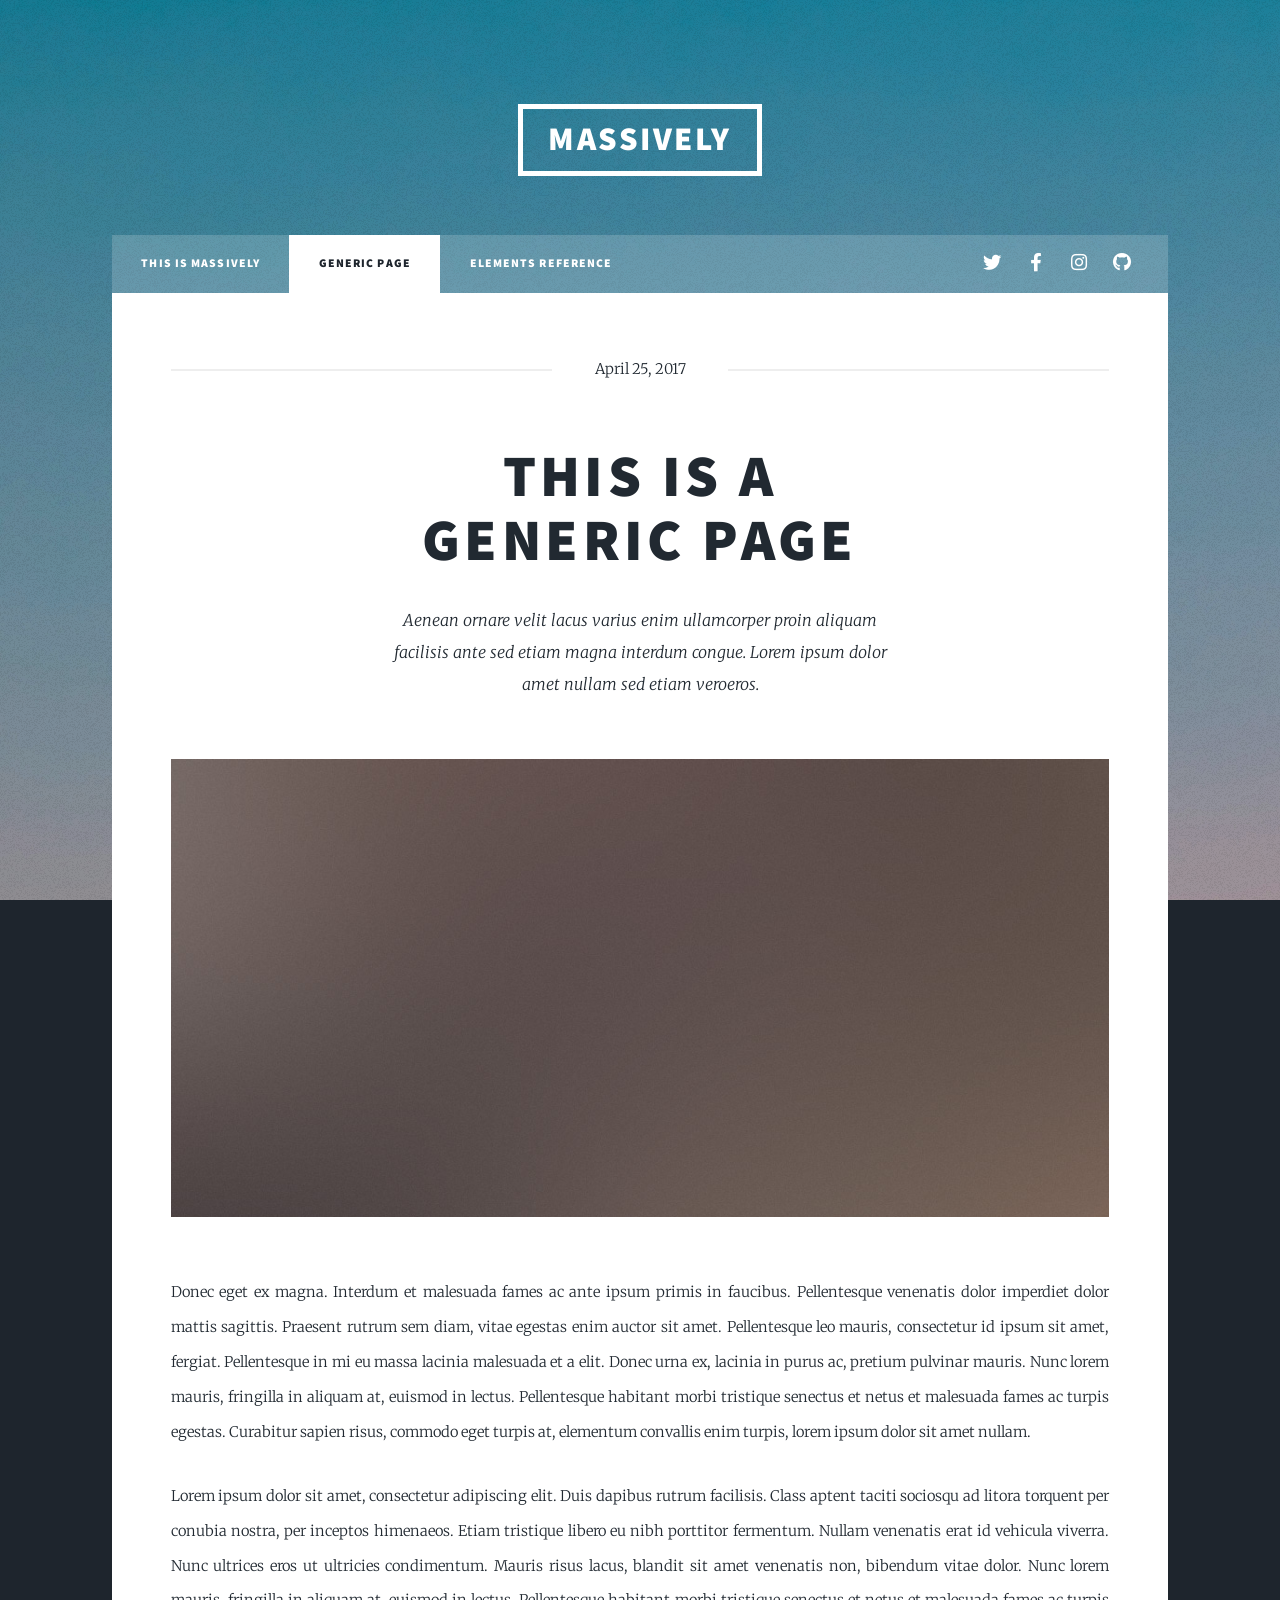
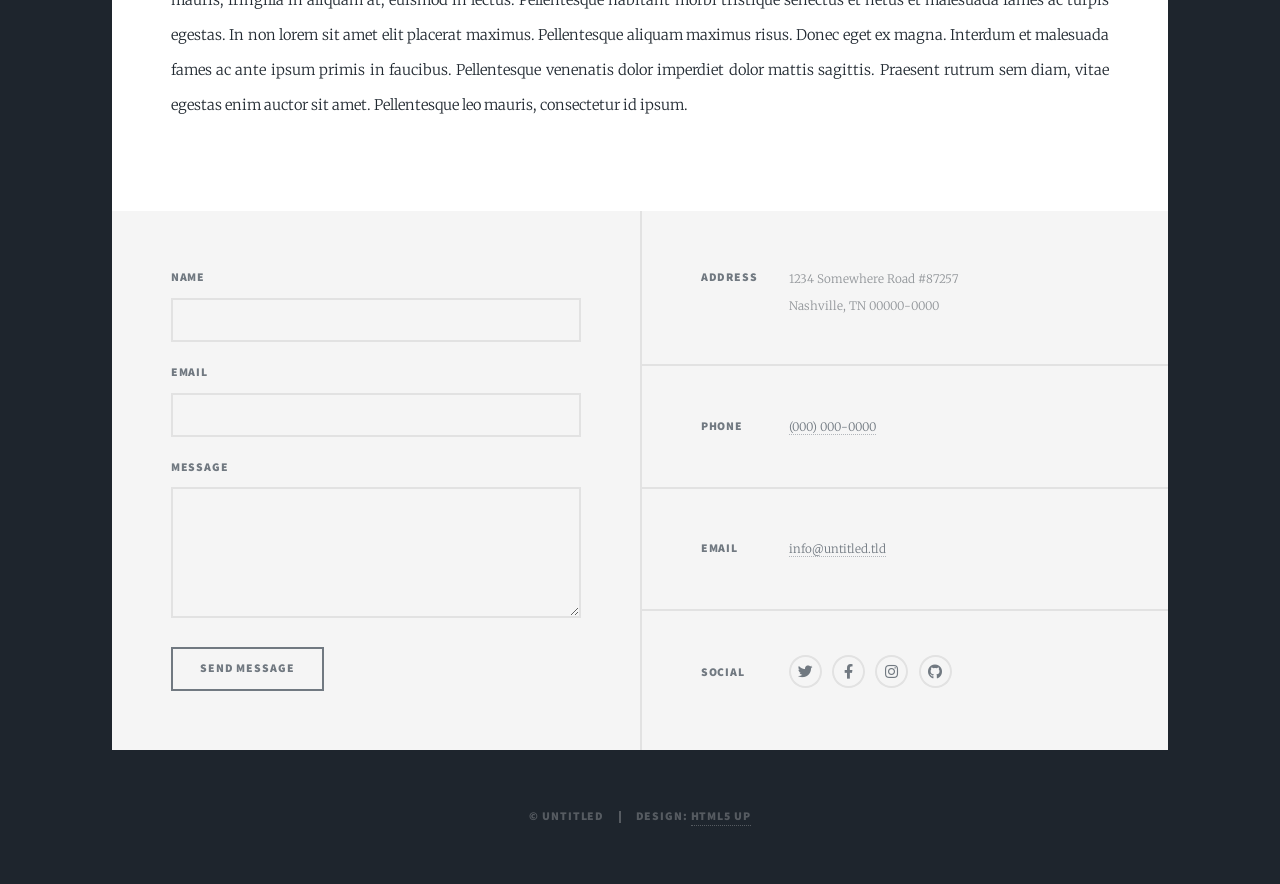
<file: generic.html>
<!DOCTYPE HTML>
<!--
	Massively by HTML5 UP
	html5up.net | @ajlkn
	Free for personal and commercial use under the CCA 3.0 license (html5up.net/license)
-->
<html>
	<head>
		<title>Generic Page - Massively by HTML5 UP</title>
		<meta charset="utf-8" />
		<meta name="viewport" content="width=device-width, initial-scale=1, user-scalable=no" />
		<link rel="stylesheet" href="assets/css/main.css" />
		<noscript><link rel="stylesheet" href="assets/css/noscript.css" /></noscript>
	</head>
	<body class="is-preload">

		<!-- Wrapper -->
			<div id="wrapper">

				<!-- Header -->
					<header id="header">
						<a href="index.html" class="logo">Massively</a>
					</header>

				<!-- Nav -->
					<nav id="nav">
						<ul class="links">
							<li><a href="index.html">This is Massively</a></li>
							<li class="active"><a href="generic.html">Generic Page</a></li>
							<li><a href="elements.html">Elements Reference</a></li>
						</ul>
						<ul class="icons">
							<li><a href="#" class="icon brands fa-twitter"><span class="label">Twitter</span></a></li>
							<li><a href="#" class="icon brands fa-facebook-f"><span class="label">Facebook</span></a></li>
							<li><a href="#" class="icon brands fa-instagram"><span class="label">Instagram</span></a></li>
							<li><a href="#" class="icon brands fa-github"><span class="label">GitHub</span></a></li>
						</ul>
					</nav>

				<!-- Main -->
					<div id="main">

						<!-- Post -->
							<section class="post">
								<header class="major">
									<span class="date">April 25, 2017</span>
									<h1>This is a<br />
									Generic Page</h1>
									<p>Aenean ornare velit lacus varius enim ullamcorper proin aliquam<br />
									facilisis ante sed etiam magna interdum congue. Lorem ipsum dolor<br />
									amet nullam sed etiam veroeros.</p>
								</header>
								<div class="image main"><img src="images/pic01.jpg" alt="" /></div>
								<p>Donec eget ex magna. Interdum et malesuada fames ac ante ipsum primis in faucibus. Pellentesque venenatis dolor imperdiet dolor mattis sagittis. Praesent rutrum sem diam, vitae egestas enim auctor sit amet. Pellentesque leo mauris, consectetur id ipsum sit amet, fergiat. Pellentesque in mi eu massa lacinia malesuada et a elit. Donec urna ex, lacinia in purus ac, pretium pulvinar mauris. Nunc lorem mauris, fringilla in aliquam at, euismod in lectus. Pellentesque habitant morbi tristique senectus et netus et malesuada fames ac turpis egestas. Curabitur sapien risus, commodo eget turpis at, elementum convallis enim turpis, lorem ipsum dolor sit amet nullam.</p>
								<p>Lorem ipsum dolor sit amet, consectetur adipiscing elit. Duis dapibus rutrum facilisis. Class aptent taciti sociosqu ad litora torquent per conubia nostra, per inceptos himenaeos. Etiam tristique libero eu nibh porttitor fermentum. Nullam venenatis erat id vehicula viverra. Nunc ultrices eros ut ultricies condimentum. Mauris risus lacus, blandit sit amet venenatis non, bibendum vitae dolor. Nunc lorem mauris, fringilla in aliquam at, euismod in lectus. Pellentesque habitant morbi tristique senectus et netus et malesuada fames ac turpis egestas. In non lorem sit amet elit placerat maximus. Pellentesque aliquam maximus risus. Donec eget ex magna. Interdum et malesuada fames ac ante ipsum primis in faucibus. Pellentesque venenatis dolor imperdiet dolor mattis sagittis. Praesent rutrum sem diam, vitae egestas enim auctor sit amet. Pellentesque leo mauris, consectetur id ipsum.</p>
							</section>

					</div>

				<!-- Footer -->
					<footer id="footer">
						<section>
							<form method="post" action="#">
								<div class="fields">
									<div class="field">
										<label for="name">Name</label>
										<input type="text" name="name" id="name" />
									</div>
									<div class="field">
										<label for="email">Email</label>
										<input type="text" name="email" id="email" />
									</div>
									<div class="field">
										<label for="message">Message</label>
										<textarea name="message" id="message" rows="3"></textarea>
									</div>
								</div>
								<ul class="actions">
									<li><input type="submit" value="Send Message" /></li>
								</ul>
							</form>
						</section>
						<section class="split contact">
							<section class="alt">
								<h3>Address</h3>
								<p>1234 Somewhere Road #87257<br />
								Nashville, TN 00000-0000</p>
							</section>
							<section>
								<h3>Phone</h3>
								<p><a href="#">(000) 000-0000</a></p>
							</section>
							<section>
								<h3>Email</h3>
								<p><a href="#">info@untitled.tld</a></p>
							</section>
							<section>
								<h3>Social</h3>
								<ul class="icons alt">
									<li><a href="#" class="icon brands alt fa-twitter"><span class="label">Twitter</span></a></li>
									<li><a href="#" class="icon brands alt fa-facebook-f"><span class="label">Facebook</span></a></li>
									<li><a href="#" class="icon brands alt fa-instagram"><span class="label">Instagram</span></a></li>
									<li><a href="#" class="icon brands alt fa-github"><span class="label">GitHub</span></a></li>
								</ul>
							</section>
						</section>
					</footer>

				<!-- Copyright -->
					<div id="copyright">
						<ul><li>&copy; Untitled</li><li>Design: <a href="https://html5up.net">HTML5 UP</a></li></ul>
					</div>

			</div>

		<!-- Scripts -->
			<script src="assets/js/jquery.min.js"></script>
			<script src="assets/js/jquery.scrollex.min.js"></script>
			<script src="assets/js/jquery.scrolly.min.js"></script>
			<script src="assets/js/browser.min.js"></script>
			<script src="assets/js/breakpoints.min.js"></script>
			<script src="assets/js/util.js"></script>
			<script src="assets/js/main.js"></script>

	</body>
</html>
</file>
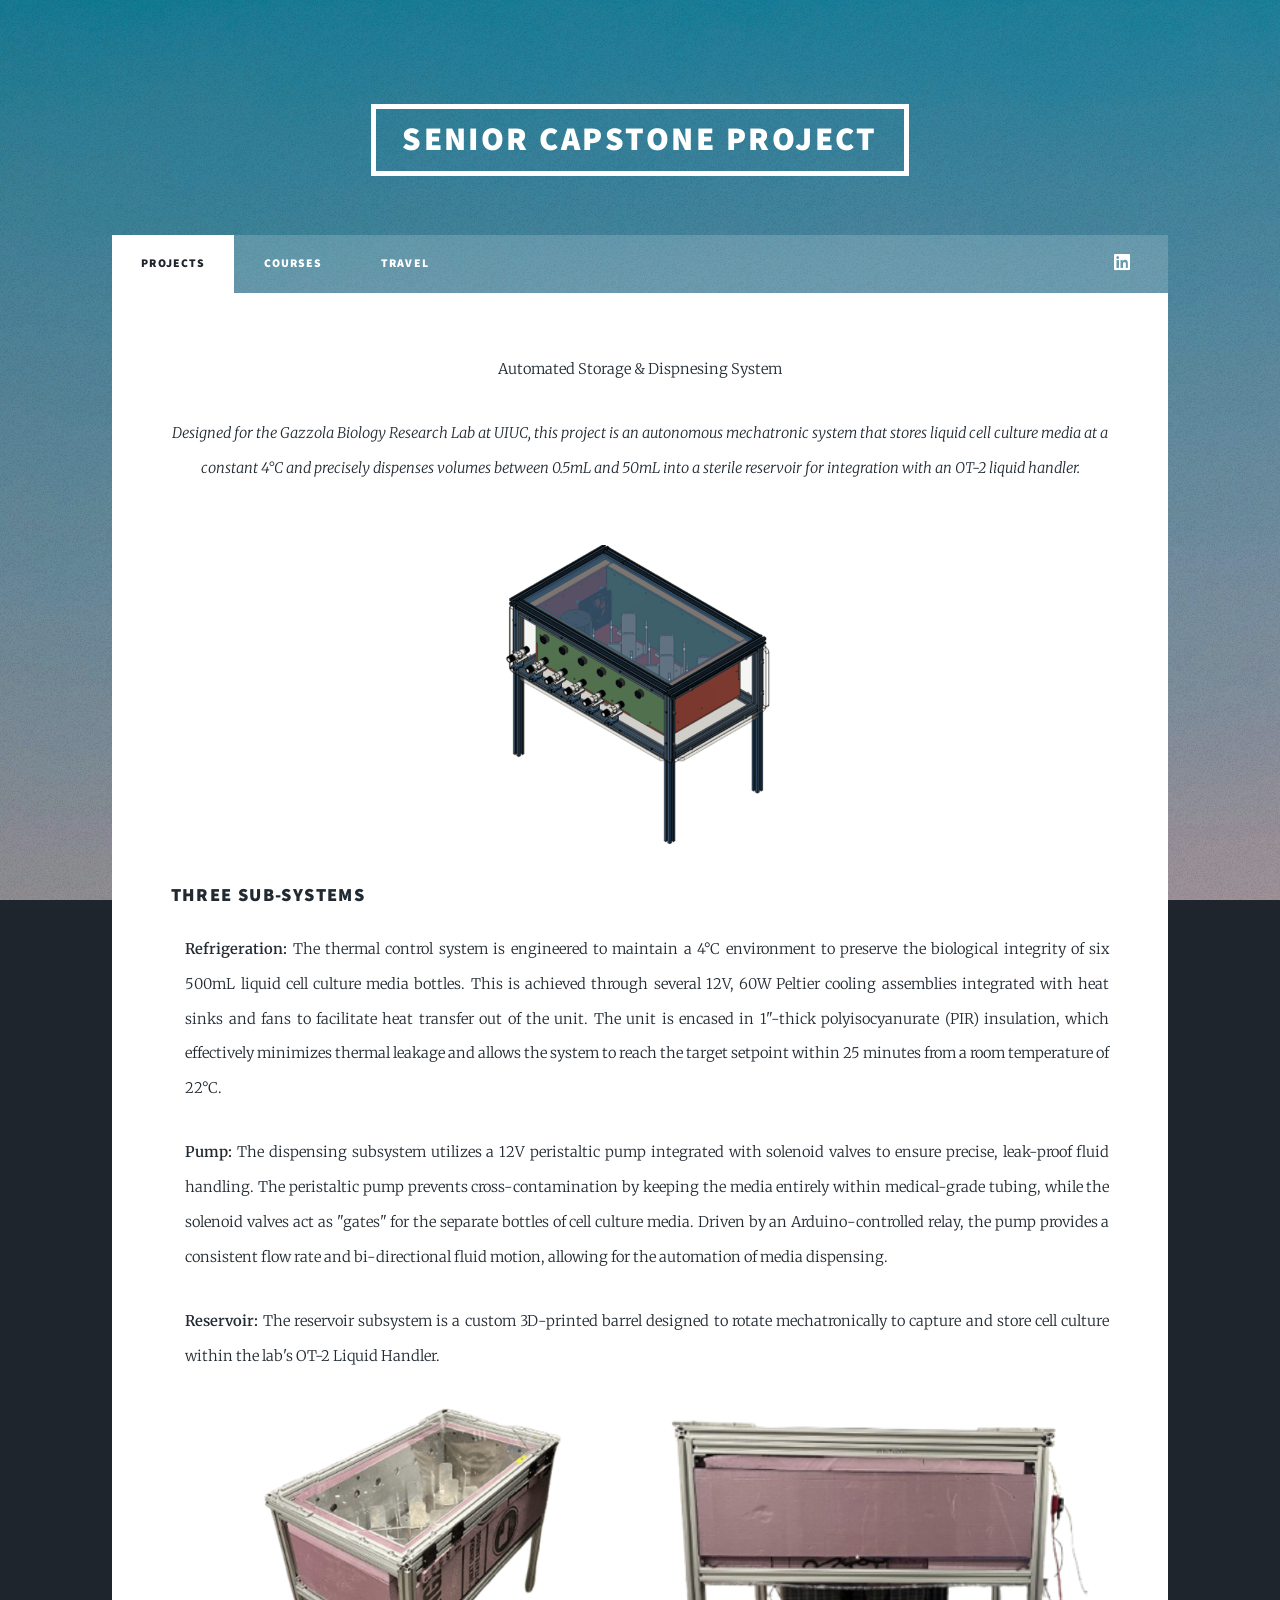
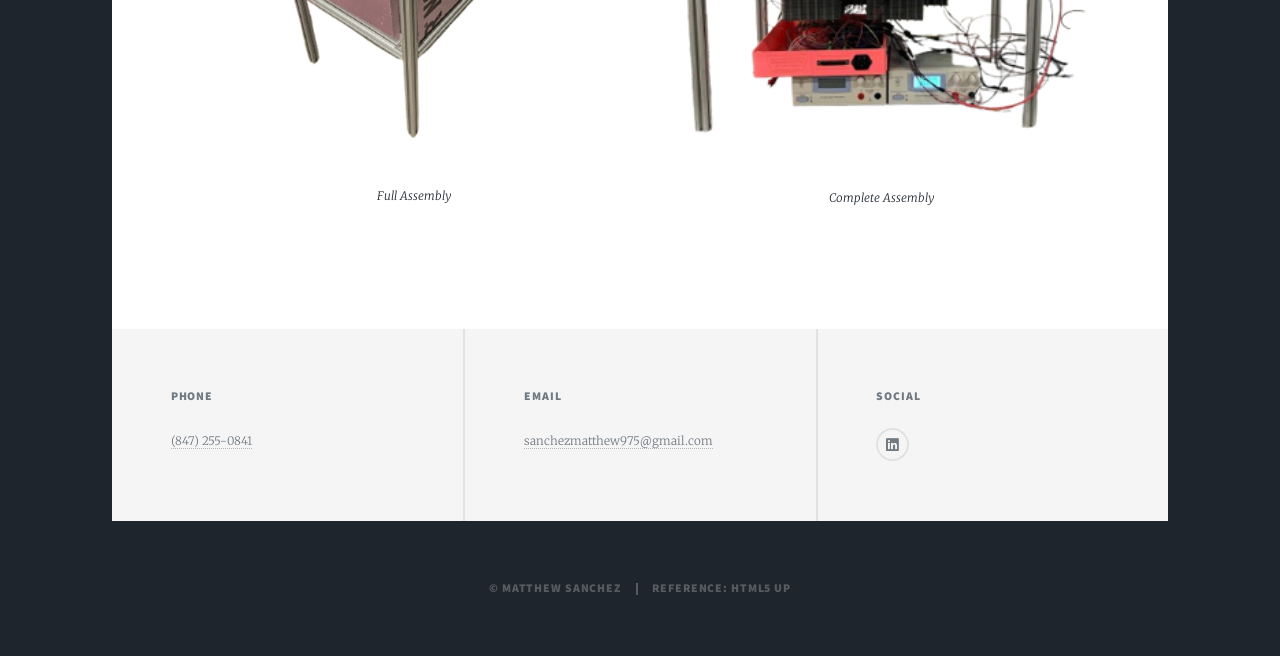
<file: senior_capstone.html>
<!DOCTYPE HTML>
<!--
	Massively by HTML5 UP
	html5up.net | @ajlkn
	Free for personal and commercial use under the CCA 3.0 license (html5up.net/license)
-->
<html>
	<head>
		<title>Matthew Sanchez Portfolio</title>
		<meta charset="utf-8" />
		<meta name="viewport" content="width=device-width, initial-scale=1, user-scalable=no" />
		<link rel="stylesheet" href="assets/css/main.css" />
		<noscript><link rel="stylesheet" href="assets/css/noscript.css" /></noscript>
		<style>
    /* This completely removes the decorative lines */
    header.major .date:before,
    header.major .date:after {
        display: none !important;
    }

    /* This centers your title and gives it some space */
    header.major .date {
        display: block;
        border: none !important;
        margin-bottom: 2rem;
        padding: 0;
    }
		</style>	
	</head>
	<body class="is-preload">

		<!-- Wrapper -->
			<div id="wrapper" class="fade-in">

				<!-- Header -->
					<header id="header">
						<a  class="logo">Senior Capstone Project</a>
					</header>

				<!-- Nav -->
					<nav id="nav">
						<ul class="links">
							<li class="active"><a href="index.html">Projects</a></li>
							<li><a href="courses.html">Courses</a></li>
							<li><a href="travel.html">Travel</a></li>
							<!-- <li><a href="elements.html">Elements Reference</a></li> -->
						</ul>
						<ul class="icons">
							<li><a href="https://www.linkedin.com/in/matthew-sanchez-/" class="icon brands fa-linkedin"><span class="label">LinkedIn</span></a></li>
						</ul>
					</nav>

				<!-- Main -->
					<div id="main">

						<!-- Post -->
							<section class="post">
								<header class="major">
									<span class="date">Automated Storage & Dispnesing System</span>
									<!-- <h1>Senior Capstone Project:<br />
									Automated Storage & Dispensing System</h1> -->
									<p>Designed for the Gazzola Biology Research Lab at UIUC, this project is an autonomous mechatronic system that stores liquid cell culture media at a constant 4°C and precisely dispenses volumes between 0.5mL and 50mL into a sterile reservoir for integration with an OT-2 liquid handler.</p>
								</header>
                                <div class="row aln-center">
                                    <div class="col-8">
                                        <span class="image fit"><img src="images/senior_1.png" alt="" /></span>
                                    </div>
                                </div>
                                <!-- <div class="image main"><img src="images/senior_1.png" alt="" /></div> -->
								 <h3>Three Sub-Systems</h3>
        <ul>
            <p><strong>Refrigeration:</strong> The thermal control system is engineered to maintain a 4°C environment to preserve the biological integrity of six 500mL liquid cell culture media bottles. This is achieved through several 12V, 60W Peltier cooling assemblies integrated with heat sinks and fans to facilitate heat transfer out of the unit. The unit is encased in 1"-thick polyisocyanurate (PIR) insulation, which effectively minimizes thermal leakage and allows the system to reach the target setpoint within 25 minutes from a room temperature of 22°C.​</p>
            <p><strong>Pump:</strong> The dispensing subsystem utilizes a 12V peristaltic pump integrated with solenoid valves to ensure precise, leak-proof fluid handling. The peristaltic pump prevents cross-contamination by keeping the media entirely within medical-grade tubing, while the solenoid valves act as "gates" for the separate bottles of cell culture media. Driven by an Arduino-controlled relay, the pump provides a consistent flow rate and bi-directional fluid motion, allowing for the automation of media dispensing.</p>
			<p><strong>Reservoir:</strong> The reservoir subsystem is a custom 3D-printed barrel designed to rotate mechatronically to capture and store cell culture within the lab's OT-2 Liquid Handler.</p>
        <div class="row gtr-50 gtr-uniform">
    <div class="col-6 col-12-small">
        <span class="image fit"><img src="images/assembly.png" alt="CAD Assembly" /></span>
        <p style="text-align: center; font-style: italic; font-size: 0.8rem;">
            Full Assembly
        </p>
    </div>

    <div class="col-6 col-12-small">
        <span class="image fit"><img src="images/complet_setup.png" alt="Physical Prototype" /></span>
        <p style="text-align: center; font-style: italic; font-size: 0.8rem;">
             Complete Assembly
        </p>
		<p> </p>
    </div>
</div>

					</div>


				<!-- Footer -->
					<footer id="footer">
							<section>
								<h3>Phone</h3>
								<p><a>(847) 255-0841</a></p>
							</section>
							<section>
								<h3>Email</h3>
								<p><a>sanchezmatthew975@gmail.com</a></p>
							</section>
							<section>
								<h3>Social</h3>
								<ul class="icons alt">
									<li><a href="https://www.linkedin.com/in/matthew-sanchez-/" class="icon brands fa-linkedin"><span class="label">LinkedIn</span></a></li>
								</ul>
							</section>
					</footer>

				<!-- Copyright -->
					<div id="copyright">
						<ul><li>&copy; Matthew Sanchez</li><li>Reference: HTML5 UP</li></ul>
					</div>

			</div>

		<!-- Scripts -->
			<script src="assets/js/jquery.min.js"></script>
			<script src="assets/js/jquery.scrollex.min.js"></script>
			<script src="assets/js/jquery.scrolly.min.js"></script>
			<script src="assets/js/browser.min.js"></script>
			<script src="assets/js/breakpoints.min.js"></script>
			<script src="assets/js/util.js"></script>
			<script src="assets/js/main.js"></script>

	</body>
</html>
</file>
<file: assets/css/main.css>
@import url(fontawesome-all.min.css);
@import url("https://fonts.googleapis.com/css?family=Merriweather:300,700,300italic,700italic|Source+Sans+Pro:900");

/*
	Massively by HTML5 UP
	html5up.net | @ajlkn
	Free for personal and commercial use under the CCA 3.0 license (html5up.net/license)
*/

html, body, div, span, applet, object,
iframe, h1, h2, h3, h4, h5, h6, p, blockquote,
pre, a, abbr, acronym, address, big, cite,
code, del, dfn, em, img, ins, kbd, q, s, samp,
small, strike, strong, sub, sup, tt, var, b,
u, i, center, dl, dt, dd, ol, ul, li, fieldset,
form, label, legend, table, caption, tbody,
tfoot, thead, tr, th, td, article, aside,
canvas, details, embed, figure, figcaption,
footer, header, hgroup, menu, nav, output, ruby,
section, summary, time, mark, audio, video {
	margin: 0;
	padding: 0;
	border: 0;
	font-size: 100%;
	font: inherit;
	vertical-align: baseline;}

article, aside, details, figcaption, figure,
footer, header, hgroup, menu, nav, section {
	display: block;}

body {
	line-height: 1;
}

ol, ul {
	list-style: none;
}

blockquote, q {
	quotes: none;
}

	blockquote:before, blockquote:after, q:before, q:after {
		content: '';
		content: none;
	}

table {
	border-collapse: collapse;
	border-spacing: 0;
}

body {
	-webkit-text-size-adjust: none;
}

mark {
	background-color: transparent;
	color: inherit;
}

input::-moz-focus-inner {
	border: 0;
	padding: 0;
}

input, select, textarea {
	-moz-appearance: none;
	-webkit-appearance: none;
	-ms-appearance: none;
	appearance: none;
}

/* Basic */

	@-ms-viewport {
		width: device-width;
	}

	body {
		-ms-overflow-style: scrollbar;
	}

	@media screen and (max-width: 480px) {

		html, body {
			min-width: 320px;
		}

	}

	html {
		box-sizing: border-box;
	}

	*, *:before, *:after {
		box-sizing: inherit;
	}

	body {
		background-color: #1e252d;
	}

		body.is-preload *, body.is-preload *:before, body.is-preload *:after {
			-moz-animation: none !important;
			-webkit-animation: none !important;
			-ms-animation: none !important;
			animation: none !important;
			-moz-transition: none !important;
			-webkit-transition: none !important;
			-ms-transition: none !important;
			transition: none !important;
		}

/* Type */

	html {
		font-size: 16pt;
	}

		@media screen and (max-width: 1680px) {

			html {
				font-size: 12pt;
			}

		}

		@media screen and (max-width: 1280px) {

			html {
				font-size: 11pt;
			}

		}

		@media screen and (max-width: 360px) {

			html {
				font-size: 10pt;
			}

		}

	body {
		color: #212931;
	}

	body, input, select, textarea {
		font-family: "Merriweather", Georgia, serif;
		font-weight: 300;
		font-size: 1rem;
		line-height: 2.375;
	}

	a {
		-moz-transition: color 0.2s ease-in-out, background-color 0.2s ease-in-out, border-color 0.2s ease-in-out, box-shadow 0.2s ease-in-out;
		-webkit-transition: color 0.2s ease-in-out, background-color 0.2s ease-in-out, border-color 0.2s ease-in-out, box-shadow 0.2s ease-in-out;
		-ms-transition: color 0.2s ease-in-out, background-color 0.2s ease-in-out, border-color 0.2s ease-in-out, box-shadow 0.2s ease-in-out;
		transition: color 0.2s ease-in-out, background-color 0.2s ease-in-out, border-color 0.2s ease-in-out, box-shadow 0.2s ease-in-out;
		border-bottom: dotted 1px;
		text-decoration: none;
	}

		a:hover {
			border-bottom-color: transparent;
		}

	strong, b {
		font-weight: 600;
	}

	em, i {
		font-style: italic;
	}

	p {
		text-align: justify;
		margin: 0 0 2rem 0;
	}

	h1, h2, h3, h4, h5, h6 {
		font-family: "Source Sans Pro", Helvetica, sans-serif;
		font-weight: 900;
		line-height: 1.5;
		letter-spacing: 0.075em;
		text-transform: uppercase;
		margin: 0 0 1rem 0;
	}

		h1 a, h2 a, h3 a, h4 a, h5 a, h6 a {
			border-bottom: 0;
			color: inherit;
			text-decoration: none;
		}

	h1 {
		font-size: 4rem;
		line-height: 1.1;
		margin: 0 0 2rem 0;
	}

	h2 {
		font-size: 1.75rem;
		line-height: 1.3;
		margin: 0 0 1.5rem 0;
	}

	h3 {
		font-size: 1.25rem;
		margin: 0 0 1.5rem 0;
	}

	h4 {
		font-size: 1rem;
	}

	h5 {
		font-size: 0.9rem;
	}

	h6 {
		font-size: 0.8rem;
	}

	sub {
		font-size: 0.8rem;
		position: relative;
		top: 0.5rem;
	}

	sup {
		font-size: 0.8rem;
		position: relative;
		top: -0.5rem;
	}

	blockquote {
		border-left: solid 4px;
		font-style: italic;
		margin: 0 0 2rem 0;
		padding: 0.5rem 0 0.5rem 2rem;
	}

	code {
		border: solid 2px;
		font-family: "Courier New", monospace;
		font-size: 0.9rem;
		margin: 0 0.25rem;
		padding: 0.25rem 0.65rem;
	}

	pre {
		-webkit-overflow-scrolling: touch;
		font-family: "Courier New", monospace;
		font-size: 0.9rem;
		margin: 0 0 2rem 0;
	}

		pre code {
			display: block;
			line-height: 1.75;
			padding: 1rem 1.5rem;
			overflow-x: auto;
		}

	hr {
		border: 0;
		border-bottom: solid 2px;
		margin: 3rem 0;
	}

		hr.major {
			margin: 5rem 0;
		}

	.align-left {
		text-align: left;
	}

	.align-center {
		text-align: center;
	}

	.align-right {
		text-align: right;
	}

	input, select, textarea {
		color: #212931;
	}

	a {
		color: #212931;
		border-bottom-color: rgba(33, 41, 49, 0.5);
	}

		a:hover {
			border-bottom-color: transparent;
			color: #18bfef !important;
		}

	strong, b {
		color: #212931;
	}

	h1, h2, h3, h4, h5, h6 {
		color: #212931;
	}

	blockquote {
		border-left-color: #eeeeee;
	}

	code {
		background: rgba(220, 220, 220, 0.25);
		border-color: #eeeeee;
	}

	hr {
		border-bottom-color: #eeeeee;
	}

/* Row */

	.row {
		display: flex;
		flex-wrap: wrap;
		box-sizing: border-box;
		align-items: stretch;
	}

		.row > * {
			box-sizing: border-box;
		}

		.row.gtr-uniform > * > :last-child {
			margin-bottom: 0;
		}

		.row.aln-left {
			justify-content: flex-start;
		}

		.row.aln-center {
			justify-content: center;
		}

		.row.aln-right {
			justify-content: flex-end;
		}

		.row.aln-top {
			align-items: flex-start;
		}

		.row.aln-middle {
			align-items: center;
		}

		.row.aln-bottom {
			align-items: flex-end;
		}

		.row > .imp {
			order: -1;
		}

		.row > .col-1 {
			width: 8.33333%;
		}

		.row > .off-1 {
			margin-left: 8.33333%;
		}

		.row > .col-2 {
			width: 16.66667%;
		}

		.row > .off-2 {
			margin-left: 16.66667%;
		}

		.row > .col-3 {
			width: 25%;
		}

		.row > .off-3 {
			margin-left: 25%;
		}

		.row > .col-4 {
			width: 33.33333%;
		}

		.row > .off-4 {
			margin-left: 33.33333%;
		}

		.row > .col-5 {
			width: 41.66667%;
		}

		.row > .off-5 {
			margin-left: 41.66667%;
		}

		.row > .col-6 {
			width: 50%;
		}

		.row > .off-6 {
			margin-left: 50%;
		}

		.row > .col-7 {
			width: 58.33333%;
		}

		.row > .off-7 {
			margin-left: 58.33333%;
		}

		.row > .col-8 {
			width: 66.66667%;
		}

		.row > .off-8 {
			margin-left: 66.66667%;
		}

		.row > .col-9 {
			width: 75%;
		}

		.row > .off-9 {
			margin-left: 75%;
		}

		.row > .col-10 {
			width: 83.33333%;
		}

		.row > .off-10 {
			margin-left: 83.33333%;
		}

		.row > .col-11 {
			width: 91.66667%;
		}

		.row > .off-11 {
			margin-left: 91.66667%;
		}

		.row > .col-12 {
			width: 100%;
		}

		.row > .off-12 {
			margin-left: 100%;
		}

		.row.gtr-0 {
			margin-top: 0;
			margin-left: 0rem;
		}

			.row.gtr-0 > * {
				padding: 0 0 0 0rem;
			}

			.row.gtr-0.gtr-uniform {
				margin-top: 0rem;
			}

				.row.gtr-0.gtr-uniform > * {
					padding-top: 0rem;
				}

		.row.gtr-25 {
			margin-top: 0;
			margin-left: -0.375rem;
		}

			.row.gtr-25 > * {
				padding: 0 0 0 0.375rem;
			}

			.row.gtr-25.gtr-uniform {
				margin-top: -0.375rem;
			}

				.row.gtr-25.gtr-uniform > * {
					padding-top: 0.375rem;
				}

		.row.gtr-50 {
			margin-top: 0;
			margin-left: -0.75rem;
		}

			.row.gtr-50 > * {
				padding: 0 0 0 0.75rem;
			}

			.row.gtr-50.gtr-uniform {
				margin-top: -0.75rem;
			}

				.row.gtr-50.gtr-uniform > * {
					padding-top: 0.75rem;
				}

		.row {
			margin-top: 0;
			margin-left: -1.5rem;
		}

			.row > * {
				padding: 0 0 0 1.5rem;
			}

			.row.gtr-uniform {
				margin-top: -1.5rem;
			}

				.row.gtr-uniform > * {
					padding-top: 1.5rem;
				}

		.row.gtr-150 {
			margin-top: 0;
			margin-left: -2.25rem;
		}

			.row.gtr-150 > * {
				padding: 0 0 0 2.25rem;
			}

			.row.gtr-150.gtr-uniform {
				margin-top: -2.25rem;
			}

				.row.gtr-150.gtr-uniform > * {
					padding-top: 2.25rem;
				}

		.row.gtr-200 {
			margin-top: 0;
			margin-left: -3rem;
		}

			.row.gtr-200 > * {
				padding: 0 0 0 3rem;
			}

			.row.gtr-200.gtr-uniform {
				margin-top: -3rem;
			}

				.row.gtr-200.gtr-uniform > * {
					padding-top: 3rem;
				}

		@media screen and (max-width: 1680px) {

			.row {
				display: flex;
				flex-wrap: wrap;
				box-sizing: border-box;
				align-items: stretch;
			}

				.row > * {
					box-sizing: border-box;
				}

				.row.gtr-uniform > * > :last-child {
					margin-bottom: 0;
				}

				.row.aln-left {
					justify-content: flex-start;
				}

				.row.aln-center {
					justify-content: center;
				}

				.row.aln-right {
					justify-content: flex-end;
				}

				.row.aln-top {
					align-items: flex-start;
				}

				.row.aln-middle {
					align-items: center;
				}

				.row.aln-bottom {
					align-items: flex-end;
				}

				.row > .imp-xlarge {
					order: -1;
				}

				.row > .col-1-xlarge {
					width: 8.33333%;
				}

				.row > .off-1-xlarge {
					margin-left: 8.33333%;
				}

				.row > .col-2-xlarge {
					width: 16.66667%;
				}

				.row > .off-2-xlarge {
					margin-left: 16.66667%;
				}

				.row > .col-3-xlarge {
					width: 25%;
				}

				.row > .off-3-xlarge {
					margin-left: 25%;
				}

				.row > .col-4-xlarge {
					width: 33.33333%;
				}

				.row > .off-4-xlarge {
					margin-left: 33.33333%;
				}

				.row > .col-5-xlarge {
					width: 41.66667%;
				}

				.row > .off-5-xlarge {
					margin-left: 41.66667%;
				}

				.row > .col-6-xlarge {
					width: 50%;
				}

				.row > .off-6-xlarge {
					margin-left: 50%;
				}

				.row > .col-7-xlarge {
					width: 58.33333%;
				}

				.row > .off-7-xlarge {
					margin-left: 58.33333%;
				}

				.row > .col-8-xlarge {
					width: 66.66667%;
				}

				.row > .off-8-xlarge {
					margin-left: 66.66667%;
				}

				.row > .col-9-xlarge {
					width: 75%;
				}

				.row > .off-9-xlarge {
					margin-left: 75%;
				}

				.row > .col-10-xlarge {
					width: 83.33333%;
				}

				.row > .off-10-xlarge {
					margin-left: 83.33333%;
				}

				.row > .col-11-xlarge {
					width: 91.66667%;
				}

				.row > .off-11-xlarge {
					margin-left: 91.66667%;
				}

				.row > .col-12-xlarge {
					width: 100%;
				}

				.row > .off-12-xlarge {
					margin-left: 100%;
				}

				.row.gtr-0 {
					margin-top: 0;
					margin-left: 0rem;
				}

					.row.gtr-0 > * {
						padding: 0 0 0 0rem;
					}

					.row.gtr-0.gtr-uniform {
						margin-top: 0rem;
					}

						.row.gtr-0.gtr-uniform > * {
							padding-top: 0rem;
						}

				.row.gtr-25 {
					margin-top: 0;
					margin-left: -0.375rem;
				}

					.row.gtr-25 > * {
						padding: 0 0 0 0.375rem;
					}

					.row.gtr-25.gtr-uniform {
						margin-top: -0.375rem;
					}

						.row.gtr-25.gtr-uniform > * {
							padding-top: 0.375rem;
						}

				.row.gtr-50 {
					margin-top: 0;
					margin-left: -0.75rem;
				}

					.row.gtr-50 > * {
						padding: 0 0 0 0.75rem;
					}

					.row.gtr-50.gtr-uniform {
						margin-top: -0.75rem;
					}

						.row.gtr-50.gtr-uniform > * {
							padding-top: 0.75rem;
						}

				.row {
					margin-top: 0;
					margin-left: -1.5rem;
				}

					.row > * {
						padding: 0 0 0 1.5rem;
					}

					.row.gtr-uniform {
						margin-top: -1.5rem;
					}

						.row.gtr-uniform > * {
							padding-top: 1.5rem;
						}

				.row.gtr-150 {
					margin-top: 0;
					margin-left: -2.25rem;
				}

					.row.gtr-150 > * {
						padding: 0 0 0 2.25rem;
					}

					.row.gtr-150.gtr-uniform {
						margin-top: -2.25rem;
					}

						.row.gtr-150.gtr-uniform > * {
							padding-top: 2.25rem;
						}

				.row.gtr-200 {
					margin-top: 0;
					margin-left: -3rem;
				}

					.row.gtr-200 > * {
						padding: 0 0 0 3rem;
					}

					.row.gtr-200.gtr-uniform {
						margin-top: -3rem;
					}

						.row.gtr-200.gtr-uniform > * {
							padding-top: 3rem;
						}

		}

		@media screen and (max-width: 1280px) {

			.row {
				display: flex;
				flex-wrap: wrap;
				box-sizing: border-box;
				align-items: stretch;
			}

				.row > * {
					box-sizing: border-box;
				}

				.row.gtr-uniform > * > :last-child {
					margin-bottom: 0;
				}

				.row.aln-left {
					justify-content: flex-start;
				}

				.row.aln-center {
					justify-content: center;
				}

				.row.aln-right {
					justify-content: flex-end;
				}

				.row.aln-top {
					align-items: flex-start;
				}

				.row.aln-middle {
					align-items: center;
				}

				.row.aln-bottom {
					align-items: flex-end;
				}

				.row > .imp-large {
					order: -1;
				}

				.row > .col-1-large {
					width: 8.33333%;
				}

				.row > .off-1-large {
					margin-left: 8.33333%;
				}

				.row > .col-2-large {
					width: 16.66667%;
				}

				.row > .off-2-large {
					margin-left: 16.66667%;
				}

				.row > .col-3-large {
					width: 25%;
				}

				.row > .off-3-large {
					margin-left: 25%;
				}

				.row > .col-4-large {
					width: 33.33333%;
				}

				.row > .off-4-large {
					margin-left: 33.33333%;
				}

				.row > .col-5-large {
					width: 41.66667%;
				}

				.row > .off-5-large {
					margin-left: 41.66667%;
				}

				.row > .col-6-large {
					width: 50%;
				}

				.row > .off-6-large {
					margin-left: 50%;
				}

				.row > .col-7-large {
					width: 58.33333%;
				}

				.row > .off-7-large {
					margin-left: 58.33333%;
				}

				.row > .col-8-large {
					width: 66.66667%;
				}

				.row > .off-8-large {
					margin-left: 66.66667%;
				}

				.row > .col-9-large {
					width: 75%;
				}

				.row > .off-9-large {
					margin-left: 75%;
				}

				.row > .col-10-large {
					width: 83.33333%;
				}

				.row > .off-10-large {
					margin-left: 83.33333%;
				}

				.row > .col-11-large {
					width: 91.66667%;
				}

				.row > .off-11-large {
					margin-left: 91.66667%;
				}

				.row > .col-12-large {
					width: 100%;
				}

				.row > .off-12-large {
					margin-left: 100%;
				}

				.row.gtr-0 {
					margin-top: 0;
					margin-left: 0rem;
				}

					.row.gtr-0 > * {
						padding: 0 0 0 0rem;
					}

					.row.gtr-0.gtr-uniform {
						margin-top: 0rem;
					}

						.row.gtr-0.gtr-uniform > * {
							padding-top: 0rem;
						}

				.row.gtr-25 {
					margin-top: 0;
					margin-left: -0.375rem;
				}

					.row.gtr-25 > * {
						padding: 0 0 0 0.375rem;
					}

					.row.gtr-25.gtr-uniform {
						margin-top: -0.375rem;
					}

						.row.gtr-25.gtr-uniform > * {
							padding-top: 0.375rem;
						}

				.row.gtr-50 {
					margin-top: 0;
					margin-left: -0.75rem;
				}

					.row.gtr-50 > * {
						padding: 0 0 0 0.75rem;
					}

					.row.gtr-50.gtr-uniform {
						margin-top: -0.75rem;
					}

						.row.gtr-50.gtr-uniform > * {
							padding-top: 0.75rem;
						}

				.row {
					margin-top: 0;
					margin-left: -1.5rem;
				}

					.row > * {
						padding: 0 0 0 1.5rem;
					}

					.row.gtr-uniform {
						margin-top: -1.5rem;
					}

						.row.gtr-uniform > * {
							padding-top: 1.5rem;
						}

				.row.gtr-150 {
					margin-top: 0;
					margin-left: -2.25rem;
				}

					.row.gtr-150 > * {
						padding: 0 0 0 2.25rem;
					}

					.row.gtr-150.gtr-uniform {
						margin-top: -2.25rem;
					}

						.row.gtr-150.gtr-uniform > * {
							padding-top: 2.25rem;
						}

				.row.gtr-200 {
					margin-top: 0;
					margin-left: -3rem;
				}

					.row.gtr-200 > * {
						padding: 0 0 0 3rem;
					}

					.row.gtr-200.gtr-uniform {
						margin-top: -3rem;
					}

						.row.gtr-200.gtr-uniform > * {
							padding-top: 3rem;
						}

		}

		@media screen and (max-width: 980px) {

			.row {
				display: flex;
				flex-wrap: wrap;
				box-sizing: border-box;
				align-items: stretch;
			}

				.row > * {
					box-sizing: border-box;
				}

				.row.gtr-uniform > * > :last-child {
					margin-bottom: 0;
				}

				.row.aln-left {
					justify-content: flex-start;
				}

				.row.aln-center {
					justify-content: center;
				}

				.row.aln-right {
					justify-content: flex-end;
				}

				.row.aln-top {
					align-items: flex-start;
				}

				.row.aln-middle {
					align-items: center;
				}

				.row.aln-bottom {
					align-items: flex-end;
				}

				.row > .imp-medium {
					order: -1;
				}

				.row > .col-1-medium {
					width: 8.33333%;
				}

				.row > .off-1-medium {
					margin-left: 8.33333%;
				}

				.row > .col-2-medium {
					width: 16.66667%;
				}

				.row > .off-2-medium {
					margin-left: 16.66667%;
				}

				.row > .col-3-medium {
					width: 25%;
				}

				.row > .off-3-medium {
					margin-left: 25%;
				}

				.row > .col-4-medium {
					width: 33.33333%;
				}

				.row > .off-4-medium {
					margin-left: 33.33333%;
				}

				.row > .col-5-medium {
					width: 41.66667%;
				}

				.row > .off-5-medium {
					margin-left: 41.66667%;
				}

				.row > .col-6-medium {
					width: 50%;
				}

				.row > .off-6-medium {
					margin-left: 50%;
				}

				.row > .col-7-medium {
					width: 58.33333%;
				}

				.row > .off-7-medium {
					margin-left: 58.33333%;
				}

				.row > .col-8-medium {
					width: 66.66667%;
				}

				.row > .off-8-medium {
					margin-left: 66.66667%;
				}

				.row > .col-9-medium {
					width: 75%;
				}

				.row > .off-9-medium {
					margin-left: 75%;
				}

				.row > .col-10-medium {
					width: 83.33333%;
				}

				.row > .off-10-medium {
					margin-left: 83.33333%;
				}

				.row > .col-11-medium {
					width: 91.66667%;
				}

				.row > .off-11-medium {
					margin-left: 91.66667%;
				}

				.row > .col-12-medium {
					width: 100%;
				}

				.row > .off-12-medium {
					margin-left: 100%;
				}

				.row.gtr-0 {
					margin-top: 0;
					margin-left: 0rem;
				}

					.row.gtr-0 > * {
						padding: 0 0 0 0rem;
					}

					.row.gtr-0.gtr-uniform {
						margin-top: 0rem;
					}

						.row.gtr-0.gtr-uniform > * {
							padding-top: 0rem;
						}

				.row.gtr-25 {
					margin-top: 0;
					margin-left: -0.375rem;
				}

					.row.gtr-25 > * {
						padding: 0 0 0 0.375rem;
					}

					.row.gtr-25.gtr-uniform {
						margin-top: -0.375rem;
					}

						.row.gtr-25.gtr-uniform > * {
							padding-top: 0.375rem;
						}

				.row.gtr-50 {
					margin-top: 0;
					margin-left: -0.75rem;
				}

					.row.gtr-50 > * {
						padding: 0 0 0 0.75rem;
					}

					.row.gtr-50.gtr-uniform {
						margin-top: -0.75rem;
					}

						.row.gtr-50.gtr-uniform > * {
							padding-top: 0.75rem;
						}

				.row {
					margin-top: 0;
					margin-left: -1.5rem;
				}

					.row > * {
						padding: 0 0 0 1.5rem;
					}

					.row.gtr-uniform {
						margin-top: -1.5rem;
					}

						.row.gtr-uniform > * {
							padding-top: 1.5rem;
						}

				.row.gtr-150 {
					margin-top: 0;
					margin-left: -2.25rem;
				}

					.row.gtr-150 > * {
						padding: 0 0 0 2.25rem;
					}

					.row.gtr-150.gtr-uniform {
						margin-top: -2.25rem;
					}

						.row.gtr-150.gtr-uniform > * {
							padding-top: 2.25rem;
						}

				.row.gtr-200 {
					margin-top: 0;
					margin-left: -3rem;
				}

					.row.gtr-200 > * {
						padding: 0 0 0 3rem;
					}

					.row.gtr-200.gtr-uniform {
						margin-top: -3rem;
					}

						.row.gtr-200.gtr-uniform > * {
							padding-top: 3rem;
						}

		}

		@media screen and (max-width: 736px) {

			.row {
				display: flex;
				flex-wrap: wrap;
				box-sizing: border-box;
				align-items: stretch;
			}

				.row > * {
					box-sizing: border-box;
				}

				.row.gtr-uniform > * > :last-child {
					margin-bottom: 0;
				}

				.row.aln-left {
					justify-content: flex-start;
				}

				.row.aln-center {
					justify-content: center;
				}

				.row.aln-right {
					justify-content: flex-end;
				}

				.row.aln-top {
					align-items: flex-start;
				}

				.row.aln-middle {
					align-items: center;
				}

				.row.aln-bottom {
					align-items: flex-end;
				}

				.row > .imp-small {
					order: -1;
				}

				.row > .col-1-small {
					width: 8.33333%;
				}

				.row > .off-1-small {
					margin-left: 8.33333%;
				}

				.row > .col-2-small {
					width: 16.66667%;
				}

				.row > .off-2-small {
					margin-left: 16.66667%;
				}

				.row > .col-3-small {
					width: 25%;
				}

				.row > .off-3-small {
					margin-left: 25%;
				}

				.row > .col-4-small {
					width: 33.33333%;
				}

				.row > .off-4-small {
					margin-left: 33.33333%;
				}

				.row > .col-5-small {
					width: 41.66667%;
				}

				.row > .off-5-small {
					margin-left: 41.66667%;
				}

				.row > .col-6-small {
					width: 50%;
				}

				.row > .off-6-small {
					margin-left: 50%;
				}

				.row > .col-7-small {
					width: 58.33333%;
				}

				.row > .off-7-small {
					margin-left: 58.33333%;
				}

				.row > .col-8-small {
					width: 66.66667%;
				}

				.row > .off-8-small {
					margin-left: 66.66667%;
				}

				.row > .col-9-small {
					width: 75%;
				}

				.row > .off-9-small {
					margin-left: 75%;
				}

				.row > .col-10-small {
					width: 83.33333%;
				}

				.row > .off-10-small {
					margin-left: 83.33333%;
				}

				.row > .col-11-small {
					width: 91.66667%;
				}

				.row > .off-11-small {
					margin-left: 91.66667%;
				}

				.row > .col-12-small {
					width: 100%;
				}

				.row > .off-12-small {
					margin-left: 100%;
				}

				.row.gtr-0 {
					margin-top: 0;
					margin-left: 0rem;
				}

					.row.gtr-0 > * {
						padding: 0 0 0 0rem;
					}

					.row.gtr-0.gtr-uniform {
						margin-top: 0rem;
					}

						.row.gtr-0.gtr-uniform > * {
							padding-top: 0rem;
						}

				.row.gtr-25 {
					margin-top: 0;
					margin-left: -0.375rem;
				}

					.row.gtr-25 > * {
						padding: 0 0 0 0.375rem;
					}

					.row.gtr-25.gtr-uniform {
						margin-top: -0.375rem;
					}

						.row.gtr-25.gtr-uniform > * {
							padding-top: 0.375rem;
						}

				.row.gtr-50 {
					margin-top: 0;
					margin-left: -0.75rem;
				}

					.row.gtr-50 > * {
						padding: 0 0 0 0.75rem;
					}

					.row.gtr-50.gtr-uniform {
						margin-top: -0.75rem;
					}

						.row.gtr-50.gtr-uniform > * {
							padding-top: 0.75rem;
						}

				.row {
					margin-top: 0;
					margin-left: -1.5rem;
				}

					.row > * {
						padding: 0 0 0 1.5rem;
					}

					.row.gtr-uniform {
						margin-top: -1.5rem;
					}

						.row.gtr-uniform > * {
							padding-top: 1.5rem;
						}

				.row.gtr-150 {
					margin-top: 0;
					margin-left: -2.25rem;
				}

					.row.gtr-150 > * {
						padding: 0 0 0 2.25rem;
					}

					.row.gtr-150.gtr-uniform {
						margin-top: -2.25rem;
					}

						.row.gtr-150.gtr-uniform > * {
							padding-top: 2.25rem;
						}

				.row.gtr-200 {
					margin-top: 0;
					margin-left: -3rem;
				}

					.row.gtr-200 > * {
						padding: 0 0 0 3rem;
					}

					.row.gtr-200.gtr-uniform {
						margin-top: -3rem;
					}

						.row.gtr-200.gtr-uniform > * {
							padding-top: 3rem;
						}

		}

		@media screen and (max-width: 480px) {

			.row {
				display: flex;
				flex-wrap: wrap;
				box-sizing: border-box;
				align-items: stretch;
			}

				.row > * {
					box-sizing: border-box;
				}

				.row.gtr-uniform > * > :last-child {
					margin-bottom: 0;
				}

				.row.aln-left {
					justify-content: flex-start;
				}

				.row.aln-center {
					justify-content: center;
				}

				.row.aln-right {
					justify-content: flex-end;
				}

				.row.aln-top {
					align-items: flex-start;
				}

				.row.aln-middle {
					align-items: center;
				}

				.row.aln-bottom {
					align-items: flex-end;
				}

				.row > .imp-xsmall {
					order: -1;
				}

				.row > .col-1-xsmall {
					width: 8.33333%;
				}

				.row > .off-1-xsmall {
					margin-left: 8.33333%;
				}

				.row > .col-2-xsmall {
					width: 16.66667%;
				}

				.row > .off-2-xsmall {
					margin-left: 16.66667%;
				}

				.row > .col-3-xsmall {
					width: 25%;
				}

				.row > .off-3-xsmall {
					margin-left: 25%;
				}

				.row > .col-4-xsmall {
					width: 33.33333%;
				}

				.row > .off-4-xsmall {
					margin-left: 33.33333%;
				}

				.row > .col-5-xsmall {
					width: 41.66667%;
				}

				.row > .off-5-xsmall {
					margin-left: 41.66667%;
				}

				.row > .col-6-xsmall {
					width: 50%;
				}

				.row > .off-6-xsmall {
					margin-left: 50%;
				}

				.row > .col-7-xsmall {
					width: 58.33333%;
				}

				.row > .off-7-xsmall {
					margin-left: 58.33333%;
				}

				.row > .col-8-xsmall {
					width: 66.66667%;
				}

				.row > .off-8-xsmall {
					margin-left: 66.66667%;
				}

				.row > .col-9-xsmall {
					width: 75%;
				}

				.row > .off-9-xsmall {
					margin-left: 75%;
				}

				.row > .col-10-xsmall {
					width: 83.33333%;
				}

				.row > .off-10-xsmall {
					margin-left: 83.33333%;
				}

				.row > .col-11-xsmall {
					width: 91.66667%;
				}

				.row > .off-11-xsmall {
					margin-left: 91.66667%;
				}

				.row > .col-12-xsmall {
					width: 100%;
				}

				.row > .off-12-xsmall {
					margin-left: 100%;
				}

				.row.gtr-0 {
					margin-top: 0;
					margin-left: 0rem;
				}

					.row.gtr-0 > * {
						padding: 0 0 0 0rem;
					}

					.row.gtr-0.gtr-uniform {
						margin-top: 0rem;
					}

						.row.gtr-0.gtr-uniform > * {
							padding-top: 0rem;
						}

				.row.gtr-25 {
					margin-top: 0;
					margin-left: -0.375rem;
				}

					.row.gtr-25 > * {
						padding: 0 0 0 0.375rem;
					}

					.row.gtr-25.gtr-uniform {
						margin-top: -0.375rem;
					}

						.row.gtr-25.gtr-uniform > * {
							padding-top: 0.375rem;
						}

				.row.gtr-50 {
					margin-top: 0;
					margin-left: -0.75rem;
				}

					.row.gtr-50 > * {
						padding: 0 0 0 0.75rem;
					}

					.row.gtr-50.gtr-uniform {
						margin-top: -0.75rem;
					}

						.row.gtr-50.gtr-uniform > * {
							padding-top: 0.75rem;
						}

				.row {
					margin-top: 0;
					margin-left: -1.5rem;
				}

					.row > * {
						padding: 0 0 0 1.5rem;
					}

					.row.gtr-uniform {
						margin-top: -1.5rem;
					}

						.row.gtr-uniform > * {
							padding-top: 1.5rem;
						}

				.row.gtr-150 {
					margin-top: 0;
					margin-left: -2.25rem;
				}

					.row.gtr-150 > * {
						padding: 0 0 0 2.25rem;
					}

					.row.gtr-150.gtr-uniform {
						margin-top: -2.25rem;
					}

						.row.gtr-150.gtr-uniform > * {
							padding-top: 2.25rem;
						}

				.row.gtr-200 {
					margin-top: 0;
					margin-left: -3rem;
				}

					.row.gtr-200 > * {
						padding: 0 0 0 3rem;
					}

					.row.gtr-200.gtr-uniform {
						margin-top: -3rem;
					}

						.row.gtr-200.gtr-uniform > * {
							padding-top: 3rem;
						}

		}

		@media screen and (max-width: 360px) {

			.row {
				display: flex;
				flex-wrap: wrap;
				box-sizing: border-box;
				align-items: stretch;
			}

				.row > * {
					box-sizing: border-box;
				}

				.row.gtr-uniform > * > :last-child {
					margin-bottom: 0;
				}

				.row.aln-left {
					justify-content: flex-start;
				}

				.row.aln-center {
					justify-content: center;
				}

				.row.aln-right {
					justify-content: flex-end;
				}

				.row.aln-top {
					align-items: flex-start;
				}

				.row.aln-middle {
					align-items: center;
				}

				.row.aln-bottom {
					align-items: flex-end;
				}

				.row > .imp-xxsmall {
					order: -1;
				}

				.row > .col-1-xxsmall {
					width: 8.33333%;
				}

				.row > .off-1-xxsmall {
					margin-left: 8.33333%;
				}

				.row > .col-2-xxsmall {
					width: 16.66667%;
				}

				.row > .off-2-xxsmall {
					margin-left: 16.66667%;
				}

				.row > .col-3-xxsmall {
					width: 25%;
				}

				.row > .off-3-xxsmall {
					margin-left: 25%;
				}

				.row > .col-4-xxsmall {
					width: 33.33333%;
				}

				.row > .off-4-xxsmall {
					margin-left: 33.33333%;
				}

				.row > .col-5-xxsmall {
					width: 41.66667%;
				}

				.row > .off-5-xxsmall {
					margin-left: 41.66667%;
				}

				.row > .col-6-xxsmall {
					width: 50%;
				}

				.row > .off-6-xxsmall {
					margin-left: 50%;
				}

				.row > .col-7-xxsmall {
					width: 58.33333%;
				}

				.row > .off-7-xxsmall {
					margin-left: 58.33333%;
				}

				.row > .col-8-xxsmall {
					width: 66.66667%;
				}

				.row > .off-8-xxsmall {
					margin-left: 66.66667%;
				}

				.row > .col-9-xxsmall {
					width: 75%;
				}

				.row > .off-9-xxsmall {
					margin-left: 75%;
				}

				.row > .col-10-xxsmall {
					width: 83.33333%;
				}

				.row > .off-10-xxsmall {
					margin-left: 83.33333%;
				}

				.row > .col-11-xxsmall {
					width: 91.66667%;
				}

				.row > .off-11-xxsmall {
					margin-left: 91.66667%;
				}

				.row > .col-12-xxsmall {
					width: 100%;
				}

				.row > .off-12-xxsmall {
					margin-left: 100%;
				}

				.row.gtr-0 {
					margin-top: 0;
					margin-left: 0rem;
				}

					.row.gtr-0 > * {
						padding: 0 0 0 0rem;
					}

					.row.gtr-0.gtr-uniform {
						margin-top: 0rem;
					}

						.row.gtr-0.gtr-uniform > * {
							padding-top: 0rem;
						}

				.row.gtr-25 {
					margin-top: 0;
					margin-left: -0.375rem;
				}

					.row.gtr-25 > * {
						padding: 0 0 0 0.375rem;
					}

					.row.gtr-25.gtr-uniform {
						margin-top: -0.375rem;
					}

						.row.gtr-25.gtr-uniform > * {
							padding-top: 0.375rem;
						}

				.row.gtr-50 {
					margin-top: 0;
					margin-left: -0.75rem;
				}

					.row.gtr-50 > * {
						padding: 0 0 0 0.75rem;
					}

					.row.gtr-50.gtr-uniform {
						margin-top: -0.75rem;
					}

						.row.gtr-50.gtr-uniform > * {
							padding-top: 0.75rem;
						}

				.row {
					margin-top: 0;
					margin-left: -1.5rem;
				}

					.row > * {
						padding: 0 0 0 1.5rem;
					}

					.row.gtr-uniform {
						margin-top: -1.5rem;
					}

						.row.gtr-uniform > * {
							padding-top: 1.5rem;
						}

				.row.gtr-150 {
					margin-top: 0;
					margin-left: -2.25rem;
				}

					.row.gtr-150 > * {
						padding: 0 0 0 2.25rem;
					}

					.row.gtr-150.gtr-uniform {
						margin-top: -2.25rem;
					}

						.row.gtr-150.gtr-uniform > * {
							padding-top: 2.25rem;
						}

				.row.gtr-200 {
					margin-top: 0;
					margin-left: -3rem;
				}

					.row.gtr-200 > * {
						padding: 0 0 0 3rem;
					}

					.row.gtr-200.gtr-uniform {
						margin-top: -3rem;
					}

						.row.gtr-200.gtr-uniform > * {
							padding-top: 3rem;
						}

		}

/* Box */

	.box {
		border: solid 2px;
		margin-bottom: 2rem;
		padding: 1.5rem;
	}

		.box > :last-child,
		.box > :last-child > :last-child,
		.box > :last-child > :last-child > :last-child {
			margin-bottom: 0;
		}

		.box.alt {
			border: 0;
			border-radius: 0;
			padding: 0;
		}

	.box {
		border-color: #eeeeee;
	}

/* Button */

	input[type="submit"],
	input[type="reset"],
	input[type="button"],
	button,
	.button {
		-moz-appearance: none;
		-webkit-appearance: none;
		-ms-appearance: none;
		appearance: none;
		-moz-transition: background-color 0.2s ease-in-out, box-shadow 0.2s ease-in-out, color 0.2s ease-in-out;
		-webkit-transition: background-color 0.2s ease-in-out, box-shadow 0.2s ease-in-out, color 0.2s ease-in-out;
		-ms-transition: background-color 0.2s ease-in-out, box-shadow 0.2s ease-in-out, color 0.2s ease-in-out;
		transition: background-color 0.2s ease-in-out, box-shadow 0.2s ease-in-out, color 0.2s ease-in-out;
		border: 0;
		border-radius: 0;
		cursor: pointer;
		display: inline-block;
		font-family: "Source Sans Pro", Helvetica, sans-serif;
		font-size: 0.8rem;
		font-weight: 900;
		letter-spacing: 0.075em;
		height: 3rem;
		line-height: 3rem;
		padding: 0 2rem;
		text-align: center;
		text-decoration: none;
		text-transform: uppercase;
		white-space: nowrap;
	}

		input[type="submit"].icon:before,
		input[type="reset"].icon:before,
		input[type="button"].icon:before,
		button.icon:before,
		.button.icon:before {
			margin-right: 0.5rem;
		}

		input[type="submit"].icon.solo,
		input[type="reset"].icon.solo,
		input[type="button"].icon.solo,
		button.icon.solo,
		.button.icon.solo {
			position: relative;
			width: 4rem;
			height: 4rem;
			line-height: 4rem;
			border-radius: 4rem;
			text-indent: 4rem;
			overflow: hidden;
			padding: 0;
			white-space: nowrap;
		}

			input[type="submit"].icon.solo:before,
			input[type="reset"].icon.solo:before,
			input[type="button"].icon.solo:before,
			button.icon.solo:before,
			.button.icon.solo:before {
				position: absolute;
				display: block;
				top: 0;
				left: 0;
				width: inherit;
				height: inherit;
				line-height: inherit;
				font-size: 1.25rem;
				margin-right: 0;
				text-align: center;
				text-indent: 0;
			}

		input[type="submit"].fit,
		input[type="reset"].fit,
		input[type="button"].fit,
		button.fit,
		.button.fit {
			width: 100%;
		}

		input[type="submit"].small,
		input[type="reset"].small,
		input[type="button"].small,
		button.small,
		.button.small {
			font-size: 0.7rem;
			height: 2.5rem;
			line-height: 2.5rem;
			padding: 0 1.5rem;
		}

		input[type="submit"].large,
		input[type="reset"].large,
		input[type="button"].large,
		button.large,
		.button.large {
			font-size: 0.9rem;
			height: 3.5rem;
			line-height: 3.5rem;
			padding: 0 2.75rem;
		}

		@media screen and (max-width: 980px) {

			input[type="submit"],
			input[type="reset"],
			input[type="button"],
			button,
			.button {
				font-size: 0.9rem;
				height: 3.25rem;
				line-height: 3.25rem;
			}

				input[type="submit"].large,
				input[type="reset"].large,
				input[type="button"].large,
				button.large,
				.button.large {
					font-size: 1rem;
					height: 3.75rem;
					line-height: 3.75rem;
				}

		}

		input[type="submit"].disabled, input[type="submit"]:disabled,
		input[type="reset"].disabled,
		input[type="reset"]:disabled,
		input[type="button"].disabled,
		input[type="button"]:disabled,
		button.disabled,
		button:disabled,
		.button.disabled,
		.button:disabled {
			pointer-events: none;
			opacity: 0.25;
		}

	input[type="submit"],
	input[type="reset"],
	input[type="button"],
	button,
	.button {
		background-color: transparent;
		box-shadow: inset 0 0 0 2px #212931;
		color: #212931 !important;
	}

		input[type="submit"]:hover,
		input[type="reset"]:hover,
		input[type="button"]:hover,
		button:hover,
		.button:hover {
			box-shadow: inset 0 0 0 2px #18bfef;
			color: #18bfef !important;
		}

		input[type="submit"].primary,
		input[type="reset"].primary,
		input[type="button"].primary,
		button.primary,
		.button.primary {
			background-color: #212931;
			box-shadow: none;
			color: #ffffff !important;
		}

			input[type="submit"].primary:hover,
			input[type="reset"].primary:hover,
			input[type="button"].primary:hover,
			button.primary:hover,
			.button.primary:hover {
				background-color: #18bfef;
			}

/* Form */

	form {
		margin: 0 0 2rem 0;
	}

		form > :last-child {
			margin-bottom: 0;
		}

		form > .fields {
			display: -moz-flex;
			display: -webkit-flex;
			display: -ms-flex;
			display: flex;
			-moz-flex-wrap: wrap;
			-webkit-flex-wrap: wrap;
			-ms-flex-wrap: wrap;
			flex-wrap: wrap;
			width: calc(100% + 3rem);
			margin: -1.5rem 0 2rem -1.5rem;
		}

			form > .fields > .field {
				-moz-flex-grow: 0;
				-webkit-flex-grow: 0;
				-ms-flex-grow: 0;
				flex-grow: 0;
				-moz-flex-shrink: 0;
				-webkit-flex-shrink: 0;
				-ms-flex-shrink: 0;
				flex-shrink: 0;
				padding: 1.5rem 0 0 1.5rem;
				width: calc(100% - 1.5rem);
			}

				form > .fields > .field.half {
					width: calc(50% - 0.75rem);
				}

				form > .fields > .field.third {
					width: calc(100%/3 - 0.5rem);
				}

				form > .fields > .field.quarter {
					width: calc(25% - 0.375rem);
				}

		@media screen and (max-width: 480px) {

			form > .fields {
				width: calc(100% + 3rem);
				margin: -1.5rem 0 2rem -1.5rem;
			}

				form > .fields > .field {
					padding: 1.5rem 0 0 1.5rem;
					width: calc(100% - 1.5rem);
				}

					form > .fields > .field.half {
						width: calc(100% - 1.5rem);
					}

					form > .fields > .field.third {
						width: calc(100% - 1.5rem);
					}

					form > .fields > .field.quarter {
						width: calc(100% - 1.5rem);
					}

		}

	label {
		display: block;
		font-family: "Source Sans Pro", Helvetica, sans-serif;
		font-weight: 900;
		line-height: 1.5;
		letter-spacing: 0.075em;
		font-size: 0.8rem;
		text-transform: uppercase;
		margin: 0 0 0.75rem 0;
	}

		@media screen and (max-width: 980px) {

			label {
				font-size: 0.9rem;
			}

		}

	input[type="text"],
	input[type="password"],
	input[type="email"],
	select,
	textarea {
		-moz-appearance: none;
		-webkit-appearance: none;
		-ms-appearance: none;
		appearance: none;
		background: transparent;
		border-radius: 0;
		border: solid 2px;
		color: inherit;
		display: block;
		outline: 0;
		padding: 0 1rem;
		text-decoration: none;
		width: 100%;
	}

		input[type="text"]:invalid,
		input[type="password"]:invalid,
		input[type="email"]:invalid,
		select:invalid,
		textarea:invalid {
			box-shadow: none;
		}

	select {
		background-size: 1.25rem;
		background-repeat: no-repeat;
		background-position: calc(100% - 1rem) center;
		height: 3rem;
		padding-right: 3rem;
		text-overflow: ellipsis;
	}

		select:focus::-ms-value {
			background-color: transparent;
		}

		select::-ms-expand {
			display: none;
		}

	input[type="text"],
	input[type="password"],
	input[type="email"],
	select {
		height: 3rem;
	}

	textarea {
		padding: 0.75rem 1rem;
	}

	input[type="checkbox"],
	input[type="radio"] {
		-moz-appearance: none;
		-webkit-appearance: none;
		-ms-appearance: none;
		appearance: none;
		display: block;
		float: left;
		margin-right: -2rem;
		opacity: 0;
		width: 1rem;
		z-index: -1;
	}

		input[type="checkbox"] + label,
		input[type="radio"] + label {
			text-decoration: none;
			cursor: pointer;
			display: inline-block;
			font-size: 1rem;
			letter-spacing: 0;
			font-family: "Merriweather", Georgia, serif;
			text-transform: none;
			font-weight: 300;
			padding-left: 2.8rem;
			padding-right: 1rem;
			position: relative;
		}

			input[type="checkbox"] + label:before,
			input[type="radio"] + label:before {
				-moz-osx-font-smoothing: grayscale;
				-webkit-font-smoothing: antialiased;
				display: inline-block;
				font-style: normal;
				font-variant: normal;
				text-rendering: auto;
				line-height: 1;
				text-transform: none !important;
				font-family: 'Font Awesome 5 Free';
				font-weight: 900;
			}

			input[type="checkbox"] + label:before,
			input[type="radio"] + label:before {
				border-radius: 0;
				border: solid 2px;
				content: '';
				display: inline-block;
				font-size: 0.8rem;
				height: 1.8rem;
				left: 0;
				line-height: 1.65rem;
				position: absolute;
				text-align: center;
				top: -0.125rem;
				width: 1.8rem;
			}

		input[type="checkbox"]:checked + label:before,
		input[type="radio"]:checked + label:before {
			content: '\f00c';
		}

	input[type="checkbox"] + label:before {
		border-radius: 0;
	}

	input[type="radio"] + label:before {
		border-radius: 100%;
	}

	::-webkit-input-placeholder {
		opacity: 1.0;
	}

	:-moz-placeholder {
		opacity: 1.0;
	}

	::-moz-placeholder {
		opacity: 1.0;
	}

	:-ms-input-placeholder {
		opacity: 1.0;
	}

	label {
		color: #212931;
	}

	input[type="text"],
	input[type="password"],
	input[type="email"],
	select,
	textarea {
		border-color: #eeeeee;
	}

		input[type="text"]:focus,
		input[type="password"]:focus,
		input[type="email"]:focus,
		select:focus,
		textarea:focus {
			border-color: #18bfef;
		}

	select {
		background-image: url("data:image/svg+xml;charset=utf8,%3Csvg xmlns='http://www.w3.org/2000/svg' width='40' height='40' preserveAspectRatio='none' viewBox='0 0 40 40'%3E%3Cpath d='M9.4,12.3l10.4,10.4l10.4-10.4c0.2-0.2,0.5-0.4,0.9-0.4c0.3,0,0.6,0.1,0.9,0.4l3.3,3.3c0.2,0.2,0.4,0.5,0.4,0.9 c0,0.4-0.1,0.6-0.4,0.9L20.7,31.9c-0.2,0.2-0.5,0.4-0.9,0.4c-0.3,0-0.6-0.1-0.9-0.4L4.3,17.3c-0.2-0.2-0.4-0.5-0.4-0.9 c0-0.4,0.1-0.6,0.4-0.9l3.3-3.3c0.2-0.2,0.5-0.4,0.9-0.4S9.1,12.1,9.4,12.3z' fill='%23eeeeee' /%3E%3C/svg%3E");
	}

		select option {
			background-color: #ffffff;
			color: #212931;
		}

	.select-wrapper:before {
		color: #eeeeee;
	}

	input[type="checkbox"] + label,
	input[type="radio"] + label {
		color: #212931;
	}

		input[type="checkbox"] + label:before,
		input[type="radio"] + label:before {
			border-color: #eeeeee;
		}

	input[type="checkbox"]:checked + label:before,
	input[type="radio"]:checked + label:before {
		background-color: #212931;
		border-color: #212931;
		color: #ffffff;
	}

	input[type="checkbox"]:focus + label:before,
	input[type="radio"]:focus + label:before {
		border-color: #18bfef;
	}

	::-webkit-input-placeholder {
		color: #909498 !important;
	}

	:-moz-placeholder {
		color: #909498 !important;
	}

	::-moz-placeholder {
		color: #909498 !important;
	}

	:-ms-input-placeholder {
		color: #909498 !important;
	}

	.formerize-placeholder {
		color: #909498 !important;
	}

/* Icon */

	.icon {
		text-decoration: none;
		border-bottom: none;
		position: relative;
	}

		.icon:before {
			-moz-osx-font-smoothing: grayscale;
			-webkit-font-smoothing: antialiased;
			display: inline-block;
			font-style: normal;
			font-variant: normal;
			text-rendering: auto;
			line-height: 1;
			text-transform: none !important;
			font-family: 'Font Awesome 5 Free';
			font-weight: 400;
		}

		.icon > .label {
			display: none;
		}

		.icon:before {
			line-height: inherit;
		}

		.icon.solid:before {
			font-weight: 900;
		}

		.icon.brands:before {
			font-family: 'Font Awesome 5 Brands';
		}

/* Image */

	.image {
		border: 0;
		display: inline-block;
		position: relative;
	}

		.image img {
			display: block;
		}

		.image.left, .image.right {
			max-width: 40%;
		}

			.image.left img, .image.right img {
				width: 100%;
			}

		.image.left {
			float: left;
			margin: 0 2rem 2rem 0;
			top: 0.75rem;
		}

		.image.right {
			float: right;
			margin: 0 0 2rem 2rem;
			top: 0.75rem;
		}

		.image.fit {
			display: block;
			margin: 2.5rem 0;
			width: 100%;
		}

			.image.fit:first-child {
				margin-top: 0;
			}

			.image.fit img {
				width: 100%;
			}

		.image.main {
			display: block;
			margin: 4rem 0;
			width: 100%;
		}

			.image.main:first-child {
				margin-top: 0;
			}

			.image.main img {
				width: 100%;
			}

		@media screen and (max-width: 736px) {

			.image.fit {
				margin: 2rem 0;
			}

			.image.main {
				margin: 2rem 0;
			}

		}

	a.image {
		overflow: hidden;
	}

		a.image img {
			-moz-transition: -moz-transform 0.2s ease-out;
			-webkit-transition: -webkit-transform 0.2s ease-out;
			-ms-transition: -ms-transform 0.2s ease-out;
			transition: transform 0.2s ease-out;
		}

		a.image:hover img {
			-moz-transform: scale(1.05);
			-webkit-transform: scale(1.05);
			-ms-transform: scale(1.05);
			transform: scale(1.05);
		}

/* Actions */

	ul.actions {
		display: -moz-flex;
		display: -webkit-flex;
		display: -ms-flex;
		display: flex;
		cursor: default;
		list-style: none;
		margin-left: -1rem;
		padding-left: 0;
	}

		ul.actions li {
			padding: 0 0 0 1rem;
			vertical-align: middle;
		}

		ul.actions.special {
			-moz-justify-content: center;
			-webkit-justify-content: center;
			-ms-justify-content: center;
			justify-content: center;
			width: 100%;
			margin-left: 0;
		}

			ul.actions.special li:first-child {
				padding-left: 0;
			}

		ul.actions.stacked {
			-moz-flex-direction: column;
			-webkit-flex-direction: column;
			-ms-flex-direction: column;
			flex-direction: column;
			margin-left: 0;
		}

			ul.actions.stacked li {
				padding: 1.3rem 0 0 0;
			}

				ul.actions.stacked li:first-child {
					padding-top: 0;
				}

		ul.actions.fit {
			width: calc(100% + 1rem);
		}

			ul.actions.fit li {
				-moz-flex-grow: 1;
				-webkit-flex-grow: 1;
				-ms-flex-grow: 1;
				flex-grow: 1;
				-moz-flex-shrink: 1;
				-webkit-flex-shrink: 1;
				-ms-flex-shrink: 1;
				flex-shrink: 1;
				width: 100%;
			}

				ul.actions.fit li > * {
					width: 100%;
				}

			ul.actions.fit.stacked {
				width: 100%;
			}

		@media screen and (max-width: 480px) {

			ul.actions:not(.fixed) {
				-moz-flex-direction: column;
				-webkit-flex-direction: column;
				-ms-flex-direction: column;
				flex-direction: column;
				margin-left: 0;
				width: 100% !important;
			}

				ul.actions:not(.fixed) li {
					-moz-flex-grow: 1;
					-webkit-flex-grow: 1;
					-ms-flex-grow: 1;
					flex-grow: 1;
					-moz-flex-shrink: 1;
					-webkit-flex-shrink: 1;
					-ms-flex-shrink: 1;
					flex-shrink: 1;
					padding: 1rem 0 0 0;
					text-align: center;
					width: 100%;
				}

					ul.actions:not(.fixed) li > * {
						width: 100%;
					}

					ul.actions:not(.fixed) li:first-child {
						padding-top: 0;
					}

					ul.actions:not(.fixed) li input[type="submit"],
					ul.actions:not(.fixed) li input[type="reset"],
					ul.actions:not(.fixed) li input[type="button"],
					ul.actions:not(.fixed) li button,
					ul.actions:not(.fixed) li .button {
						width: 100%;
					}

						ul.actions:not(.fixed) li input[type="submit"].icon:before,
						ul.actions:not(.fixed) li input[type="reset"].icon:before,
						ul.actions:not(.fixed) li input[type="button"].icon:before,
						ul.actions:not(.fixed) li button.icon:before,
						ul.actions:not(.fixed) li .button.icon:before {
							margin-left: -0.5rem;
						}

		}

/* Icons */

	ul.icons {
		cursor: default;
		list-style: none;
		padding-left: 0;
	}

		ul.icons li {
			display: inline-block;
			padding: 0 0.5rem 0 0;
			vertical-align: middle;
		}

			ul.icons li:last-child {
				padding-right: 0;
			}

			ul.icons li .icon:before {
				width: 2.25rem;
				height: 2.25rem;
				line-height: 2.25rem;
				display: inline-block;
				text-align: center;
				border-radius: 100%;
				font-size: 1.25rem;
			}

		ul.icons.alt li .icon:before {
			-moz-transition: color 0.2s ease-in-out, background-color 0.2s ease-in-out, border-color 0.2s ease-in-out, box-shadow 0.2s ease-in-out;
			-webkit-transition: color 0.2s ease-in-out, background-color 0.2s ease-in-out, border-color 0.2s ease-in-out, box-shadow 0.2s ease-in-out;
			-ms-transition: color 0.2s ease-in-out, background-color 0.2s ease-in-out, border-color 0.2s ease-in-out, box-shadow 0.2s ease-in-out;
			transition: color 0.2s ease-in-out, background-color 0.2s ease-in-out, border-color 0.2s ease-in-out, box-shadow 0.2s ease-in-out;
			font-size: 1rem;
		}

/* List */

	ol {
		list-style: decimal;
		margin: 0 0 2rem 0;
		padding-left: 1.25rem;
	}

		ol li {
			padding-left: 0.25rem;
		}

	ul {
		list-style: disc;
		margin: 0 0 2rem 0;
		padding-left: 1rem;
	}

		ul li {
			padding-left: 0.5rem;
		}

		ul.divided {
			list-style: none;
			padding-left: 0;
		}

			ul.divided li {
				border-top: solid 1px;
				padding: 0.5rem 0;
			}

				ul.divided li:first-child {
					border-top: 0;
					padding-top: 0;
				}

	dl {
		margin: 0 0 2rem 0;
	}

		dl dt {
			display: block;
			font-weight: 600;
			margin: 0 0 1rem 0;
		}

		dl dd {
			margin-left: 2rem;
		}

	ul.divided li {
		border-top-color: #eeeeee;
	}

	ul.icons li a.icon:hover:before {
		color: #18bfef;
	}

	ul.icons.alt li .icon:before {
		box-shadow: inset 0 0 0 2px #eeeeee;
	}

	ul.icons.alt li a.icon:hover:before {
		box-shadow: inset 0 0 0 2px #18bfef;
	}

/* Section/Article */

	section.special, article.special {
		text-align: center;
	}

	header {
		cursor: default;
	}

		header > .date {
			display: block;
			font-size: 0.8rem;
			height: 1;
			margin: 0 0 1rem 0;
			position: relative;
		}

		header > p {
			font-style: italic;
		}

		header > h1 + p {
			font-size: 1.1rem;
			margin-top: -0.5rem;
			line-height: 2;
		}

		header > h2 + p {
			font-size: 1rem;
			margin-top: -0.75rem;
		}

		header > h3 + p {
			font-size: 0.9rem;
			margin-top: -0.75rem;
		}

		header > h4 + p {
			font-size: 0.8rem;
			margin-top: -0.75rem;
		}

		header.major {
			margin: 0 0 4rem 0;
			text-align: center;
		}

			header.major > :last-child {
				margin-bottom: 0;
			}

			header.major > p {
				margin-top: 0;
				text-align: center;
			}

			header.major > .date {
				font-size: 1rem;
				margin: 0 0 4rem 0;
			}

				header.major > .date:before, header.major > .date:after {
					content: '';
					display: block;
					position: absolute;
					top: 50%;
					width: calc(50% - 6rem);
					border-top: solid 2px;
				}

				header.major > .date:before {
					left: 0;
				}

				header.major > .date:after {
					right: 0;
				}

		@media screen and (max-width: 980px) {

			header br {
				display: none;
			}

		}

		@media screen and (max-width: 736px) {

			header.major {
				margin: 0 0 2rem 0;
			}

		}

	header.major .date:before, header.major .date:after {
		border-top-color: #eeeeee;
	}

/* Table */

	.table-wrapper {
		-webkit-overflow-scrolling: touch;
		overflow-x: auto;
	}

	table {
		margin: 0 0 2rem 0;
		width: 100%;
	}

		table tbody tr {
			border: solid 1px;
			border-left: 0;
			border-right: 0;
		}

		table td {
			padding: 0.75rem 0.75rem;
		}

		table th {
			font-family: "Source Sans Pro", Helvetica, sans-serif;
			font-size: 0.8rem;
			font-weight: 900;
			letter-spacing: 0.075em;
			line-height: 1.5;
			padding: 0 0.75rem 0.75rem 0.75rem;
			text-align: left;
			text-transform: uppercase;
		}

			@media screen and (max-width: 980px) {

				table th {
					font-size: 0.9rem;
				}

			}

		table thead {
			border-bottom: solid 2px;
		}

		table tfoot {
			border-top: solid 2px;
		}

		table.alt {
			border-collapse: separate;
		}

			table.alt tbody tr td {
				border: solid 1px;
				border-left-width: 0;
				border-top-width: 0;
			}

				table.alt tbody tr td:first-child {
					border-left-width: 1px;
				}

			table.alt tbody tr:first-child td {
				border-top-width: 1px;
			}

			table.alt thead {
				border-bottom: 0;
			}

			table.alt tfoot {
				border-top: 0;
			}

	table tbody tr {
		border-color: #eeeeee;
	}

		table tbody tr:nth-child(2n + 1) {
			background-color: rgba(220, 220, 220, 0.25);
		}

	table th {
		color: #212931;
	}

	table thead {
		border-bottom-color: #eeeeee;
	}

	table tfoot {
		border-top-color: #eeeeee;
	}

	table.alt tbody tr td {
		border-color: #eeeeee;
	}

/* Pagination */

	.pagination {
		display: -moz-inline-flex;
		display: -webkit-inline-flex;
		display: -ms-inline-flex;
		display: inline-flex;
		-moz-user-select: none;
		-webkit-user-select: none;
		-ms-user-select: none;
		user-select: none;
		cursor: default;
		list-style: none;
		margin: 0 0 2rem 2px;
		padding: 0;
	}

		.pagination a, .pagination span {
			-moz-transition: background-color 0.2s ease-in-out, border-color 0.2s ease-in-out, box-shadow 0.2s ease-in-out, color 0.2s ease-in-out;
			-webkit-transition: background-color 0.2s ease-in-out, border-color 0.2s ease-in-out, box-shadow 0.2s ease-in-out, color 0.2s ease-in-out;
			-ms-transition: background-color 0.2s ease-in-out, border-color 0.2s ease-in-out, box-shadow 0.2s ease-in-out, color 0.2s ease-in-out;
			transition: background-color 0.2s ease-in-out, border-color 0.2s ease-in-out, box-shadow 0.2s ease-in-out, color 0.2s ease-in-out;
			border: solid 2px;
			display: inline-block;
			font-family: "Source Sans Pro", Helvetica, sans-serif;
			font-size: 0.8rem;
			font-weight: 900;
			height: 3rem;
			letter-spacing: 0.075em;
			line-height: calc(3rem - 4px);
			margin-left: -2px;
			min-width: 3rem;
			position: relative;
			text-align: center;
			text-decoration: none;
			text-transform: uppercase;
		}

		.pagination .next, .pagination .previous {
			text-decoration: none;
			padding: 0 1.75rem;
		}

			.pagination .next:before, .pagination .previous:before {
				-moz-osx-font-smoothing: grayscale;
				-webkit-font-smoothing: antialiased;
				display: inline-block;
				font-style: normal;
				font-variant: normal;
				text-rendering: auto;
				line-height: 1;
				text-transform: none !important;
				font-family: 'Font Awesome 5 Free';
				font-weight: 900;
			}

			.pagination .next:before, .pagination .previous:before {
				display: inline-block;
				color: inherit !important;
				line-height: inherit;
			}

		.pagination .previous:before {
			content: '\f104';
			margin-right: 0.9375em;
		}

		.pagination .next:before {
			content: '\f105';
			float: right;
			margin-left: 0.9375em;
		}

		@media screen and (max-width: 980px) {

			.pagination a, .pagination span {
				font-size: 0.9rem;
			}

		}

		@media screen and (max-width: 480px) {

			.pagination .page, .pagination .extra {
				display: none;
			}

		}

	.pagination a, .pagination span {
		border-color: #eeeeee;
	}

	.pagination a {
		color: #212931 !important;
	}

		.pagination a:hover {
			color: #18bfef !important;
			border-color: #18bfef;
			z-index: 1;
		}

			.pagination a:hover + a,
			.pagination a:hover + span {
				border-left-color: #18bfef;
			}

		.pagination a.active {
			background-color: #eeeeee;
		}

	.pagination span {
		color: #eeeeee;
	}

/* Wrapper */

	#wrapper {
		-moz-transition: opacity 0.5s ease;
		-webkit-transition: opacity 0.5s ease;
		-ms-transition: opacity 0.5s ease;
		transition: opacity 0.5s ease;
		position: relative;
		z-index: 1;
		overflow: hidden;
	}

		#wrapper > .bg {
			position: absolute;
			top: 0;
			left: 0;
			width: 100%;
			height: 100%;
			background-color: #212931;
			background-image: url("../../images/overlay.png"), linear-gradient(0deg, rgba(0, 0, 0, 0.1), rgba(0, 0, 0, 0.1)), url("../../images/gradient.jpg");
			background-size: auto,								auto,														100% auto;
			background-position: center,								center,														top center;
			background-repeat: repeat,								no-repeat,													no-repeat;
			background-attachment: scroll,								scroll,														scroll;
			z-index: -1;
		}

			#wrapper > .bg.fixed {
				position: fixed;
				width: 100vw;
				height: 100vh;
			}

		#wrapper.fade-in:before {
			pointer-events: none;
			-moz-transition: opacity 1s ease-in-out;
			-webkit-transition: opacity 1s ease-in-out;
			-ms-transition: opacity 1s ease-in-out;
			transition: opacity 1s ease-in-out;
			-moz-transition-delay: 0.75s;
			-webkit-transition-delay: 0.75s;
			-ms-transition-delay: 0.75s;
			transition-delay: 0.75s;
			background: #1e252d;
			content: '';
			display: block;
			height: 100%;
			left: 0;
			opacity: 0;
			position: fixed;
			top: 0;
			width: 100%;
		}

		body.is-preload #wrapper.fade-in:before {
			opacity: 1;
		}

		@media screen and (orientation: portrait) {

			#wrapper > .bg {
				background-size: auto,								auto,														auto 175%;
			}

		}

/* Intro */

	#intro {
		color: #ffffff;
		padding: 8rem 4rem 6rem 4rem ;
		-moz-align-items: center;
		-webkit-align-items: center;
		-ms-align-items: center;
		align-items: center;
		display: -moz-flex;
		display: -webkit-flex;
		display: -ms-flex;
		display: flex;
		-moz-flex-direction: column;
		-webkit-flex-direction: column;
		-ms-flex-direction: column;
		flex-direction: column;
		-moz-justify-content: -moz-flex-end;
		-webkit-justify-content: -webkit-flex-end;
		-ms-justify-content: -ms-flex-end;
		justify-content: flex-end;
		-moz-transition: opacity 1s ease, -moz-transform 1s ease;
		-webkit-transition: opacity 1s ease, -webkit-transform 1s ease;
		-ms-transition: opacity 1s ease, -ms-transform 1s ease;
		transition: opacity 1s ease, transform 1s ease;
		position: relative;
		cursor: default;
		text-align: center;
		z-index: 1;
		min-height: 100vh;
	}

		#intro input, #intro select, #intro textarea {
			color: #ffffff;
		}

		#intro a {
			color: #ffffff;
			border-bottom-color: rgba(255, 255, 255, 0.5);
		}

			#intro a:hover {
				border-bottom-color: transparent;
				color: #18bfef !important;
			}

		#intro strong, #intro b {
			color: #ffffff;
		}

		#intro h1, #intro h2, #intro h3, #intro h4, #intro h5, #intro h6 {
			color: #ffffff;
		}

		#intro blockquote {
			border-left-color: #ffffff;
		}

		#intro code {
			background: rgba(255, 255, 255, 0.075);
			border-color: #ffffff;
		}

		#intro hr {
			border-bottom-color: #ffffff;
		}

		#intro input[type="submit"],
		#intro input[type="reset"],
		#intro input[type="button"],
		#intro button,
		#intro .button {
			background-color: transparent;
			box-shadow: inset 0 0 0 2px #ffffff;
			color: #ffffff !important;
		}

			#intro input[type="submit"]:hover,
			#intro input[type="reset"]:hover,
			#intro input[type="button"]:hover,
			#intro button:hover,
			#intro .button:hover {
				box-shadow: inset 0 0 0 2px #18bfef;
				color: #18bfef !important;
			}

			#intro input[type="submit"].primary,
			#intro input[type="reset"].primary,
			#intro input[type="button"].primary,
			#intro button.primary,
			#intro .button.primary {
				background-color: #ffffff;
				box-shadow: none;
				color: #1e252d !important;
			}

				#intro input[type="submit"].primary:hover,
				#intro input[type="reset"].primary:hover,
				#intro input[type="button"].primary:hover,
				#intro button.primary:hover,
				#intro .button.primary:hover {
					background-color: #18bfef;
				}

		#intro h1 {
			font-size: 5rem;
			line-height: 1;
		}

		#intro p {
			font-size: 1.25rem;
			font-style: italic;
			margin-top: -0.25rem;
			text-align: center;
		}

		#intro + #header {
			margin-top: -20rem;
		}

			#intro + #header .logo {
				-moz-transform: translateY(2rem);
				-webkit-transform: translateY(2rem);
				-ms-transform: translateY(2rem);
				transform: translateY(2rem);
				opacity: 0;
				visibility: hidden;
			}

		#intro.hidden {
			pointer-events: none;
			-moz-transform: translateY(2rem);
			-webkit-transform: translateY(2rem);
			-ms-transform: translateY(2rem);
			transform: translateY(2rem);
			-moz-transition: opacity 0.5s ease, -moz-transform 0.5s ease, visibility 0.5s;
			-webkit-transition: opacity 0.5s ease, -webkit-transform 0.5s ease, visibility 0.5s;
			-ms-transition: opacity 0.5s ease, -ms-transform 0.5s ease, visibility 0.5s;
			transition: opacity 0.5s ease, transform 0.5s ease, visibility 0.5s;
			opacity: 0;
			visibility: hidden;
		}

			#intro.hidden + #header .logo {
				-moz-transform: translateY(0);
				-webkit-transform: translateY(0);
				-ms-transform: translateY(0);
				transform: translateY(0);
				opacity: 1;
				visibility: visible;
			}

		body.is-preload #intro {
			-moz-transform: translateY(2rem);
			-webkit-transform: translateY(2rem);
			-ms-transform: translateY(2rem);
			transform: translateY(2rem);
			opacity: 0;
		}

			body.is-preload #intro:not(.hidden) + #header + #nav {
				-moz-transform: translateY(4rem);
				-webkit-transform: translateY(4rem);
				-ms-transform: translateY(4rem);
				transform: translateY(4rem);
				opacity: 0;
			}

		@media screen and (max-width: 980px) {

			#intro {
				padding: 4rem 4rem 2rem 4rem ;
				min-height: 90vh;
			}

				#intro p br {
					display: none;
				}

				#intro + #header {
					margin-top: -14rem;
				}

		}

		@media screen and (max-width: 736px) {

			#intro {
				padding: 3rem 2rem 1rem 2rem ;
				min-height: 80vh;
			}

				#intro h1 {
					font-size: 3.25rem;
					line-height: 1.1;
					margin-bottom: 1rem;
				}

				#intro p {
					font-size: 1rem;
					margin-top: 0rem;
				}

				#intro .actions {
					display: none;
				}

		}

/* Header */

	#header {
		color: #ffffff;
		-moz-align-items: center;
		-webkit-align-items: center;
		-ms-align-items: center;
		align-items: center;
		display: -moz-flex;
		display: -webkit-flex;
		display: -ms-flex;
		display: flex;
		-moz-flex-direction: column;
		-webkit-flex-direction: column;
		-ms-flex-direction: column;
		flex-direction: column;
		-moz-justify-content: -moz-flex-end;
		-webkit-justify-content: -webkit-flex-end;
		-ms-justify-content: -ms-flex-end;
		justify-content: flex-end;
		pointer-events: none;
		-moz-user-select: none;
		-webkit-user-select: none;
		-ms-user-select: none;
		user-select: none;
		height: 20rem;
		padding-bottom: 8rem;
		position: relative;
		text-align: center;
		z-index: 2;
	}

		#header input, #header select, #header textarea {
			color: #ffffff;
		}

		#header a {
			color: #ffffff;
			border-bottom-color: rgba(255, 255, 255, 0.5);
		}

			#header a:hover {
				border-bottom-color: transparent;
				color: #18bfef !important;
			}

		#header strong, #header b {
			color: #ffffff;
		}

		#header h1, #header h2, #header h3, #header h4, #header h5, #header h6 {
			color: #ffffff;
		}

		#header blockquote {
			border-left-color: #ffffff;
		}

		#header code {
			background: rgba(255, 255, 255, 0.075);
			border-color: #ffffff;
		}

		#header hr {
			border-bottom-color: #ffffff;
		}

		#header .logo {
			-moz-transition: border-color 0.2s ease-in-out, color 0.2s ease-in-out, opacity 0.5s ease, -moz-transform 0.5s ease, visibility 0.5s;
			-webkit-transition: border-color 0.2s ease-in-out, color 0.2s ease-in-out, opacity 0.5s ease, -webkit-transform 0.5s ease, visibility 0.5s;
			-ms-transition: border-color 0.2s ease-in-out, color 0.2s ease-in-out, opacity 0.5s ease, -ms-transform 0.5s ease, visibility 0.5s;
			transition: border-color 0.2s ease-in-out, color 0.2s ease-in-out, opacity 0.5s ease, transform 0.5s ease, visibility 0.5s;
			pointer-events: auto;
			border-style: solid;
			border-color: #ffffff;
			border-width: 5px !important;
			font-family: "Source Sans Pro", Helvetica, sans-serif;
			font-size: 2.25rem;
			font-weight: 900;
			letter-spacing: 0.075em;
			line-height: 1;
			padding: 1rem 1.75rem;
			text-transform: uppercase;
			visibility: visible;
		}

			#header .logo:hover {
				border-color: #18bfef !important;
				color: #18bfef !important;
			}

		@media screen and (max-width: 980px) {

			#header {
				height: 14rem;
				padding-bottom: 4rem;
			}

		}

		@media screen and (max-width: 736px) {

			#header {
				padding-bottom: 3rem;
			}

				#header .logo {
					font-size: 1.75rem;
					border-width: 3px !important;
				}

		}

/* Nav */

	#nav {
		color: #ffffff;
		display: -moz-flex;
		display: -webkit-flex;
		display: -ms-flex;
		display: flex;
		-moz-transition: -moz-transform 1s ease, opacity 1s ease;
		-webkit-transition: -webkit-transform 1s ease, opacity 1s ease;
		-ms-transition: -ms-transform 1s ease, opacity 1s ease;
		transition: transform 1s ease, opacity 1s ease;
		background: rgba(255, 255, 255, 0.175);
		height: 4rem;
		line-height: 4rem;
		margin: -4rem auto 0 auto;
		overflow: hidden;
		padding: 0 2rem 0 0;
		position: relative;
		width: calc(100% - 4rem);
		max-width: 72rem;
		z-index: 2;
	}

		#nav ul.divided li {
			border-top-color: #ffffff;
		}

		#nav ul.icons li a.icon:hover:before {
			color: #18bfef;
		}

		#nav ul.icons.alt li .icon:before {
			box-shadow: inset 0 0 0 2px #ffffff;
		}

		#nav ul.icons.alt li a.icon:hover:before {
			box-shadow: inset 0 0 0 2px #18bfef;
		}

		#nav input, #nav select, #nav textarea {
			color: #ffffff;
		}

		#nav a {
			color: #ffffff;
			border-bottom-color: rgba(255, 255, 255, 0.5);
		}

			#nav a:hover {
				border-bottom-color: transparent;
				color: #18bfef !important;
			}

		#nav strong, #nav b {
			color: #ffffff;
		}

		#nav h1, #nav h2, #nav h3, #nav h4, #nav h5, #nav h6 {
			color: #ffffff;
		}

		#nav blockquote {
			border-left-color: #ffffff;
		}

		#nav code {
			background: rgba(255, 255, 255, 0.075);
			border-color: #ffffff;
		}

		#nav hr {
			border-bottom-color: #ffffff;
		}

		#nav ul.links {
			display: -moz-flex;
			display: -webkit-flex;
			display: -ms-flex;
			display: flex;
			-moz-flex-grow: 1;
			-webkit-flex-grow: 1;
			-ms-flex-grow: 1;
			flex-grow: 1;
			-moz-flex-shrink: 1;
			-webkit-flex-shrink: 1;
			-ms-flex-shrink: 1;
			flex-shrink: 1;
			font-family: "Source Sans Pro", Helvetica, sans-serif;
			font-weight: 900;
			letter-spacing: 0.075em;
			list-style: none;
			margin-bottom: 0;
			padding-left: 0;
			text-transform: uppercase;
		}

			#nav ul.links li {
				display: block;
				padding-left: 0;
			}

				#nav ul.links li a {
					-moz-transition: background-color 0.2s ease-in-out, color 0.2s ease-in-out;
					-webkit-transition: background-color 0.2s ease-in-out, color 0.2s ease-in-out;
					-ms-transition: background-color 0.2s ease-in-out, color 0.2s ease-in-out;
					transition: background-color 0.2s ease-in-out, color 0.2s ease-in-out;
					display: block;
					font-size: 0.8rem;
					outline: none;
					padding: 0 2rem;
				}

					#nav ul.links li a:hover {
						color: inherit !important;
						background-color: rgba(255, 255, 255, 0.1);
					}

				#nav ul.links li.active {
					background-color: #ffffff;
				}

					#nav ul.links li.active a {
						color: #1e252d;
					}

						#nav ul.links li.active a:hover {
							color: #18bfef !important;
						}

		#nav ul.icons {
			-moz-flex-grow: 0;
			-webkit-flex-grow: 0;
			-ms-flex-grow: 0;
			flex-grow: 0;
			-moz-flex-shrink: 0;
			-webkit-flex-shrink: 0;
			-ms-flex-shrink: 0;
			flex-shrink: 0;
			margin-bottom: 0;
		}

		@media screen and (max-width: 980px) {

			#nav {
				display: none;
			}

		}

/* Main */

	#main {
		background-color: #ffffff;
		position: relative;
		margin: 0 auto;
		width: calc(100% - 4rem);
		max-width: 72rem;
		z-index: 2;
	}

		#main > * {
			padding: 4rem 4rem 2rem 4rem ;
			border-top: solid 2px #eeeeee;
			margin: 0;
		}

			#main > *:first-child {
				border-top: 0;
			}

		#main > footer {
			text-align: center;
		}

		#main > .post {
			padding: 8rem 8rem 6rem 8rem ;
		}

			#main > .post header.major > .date {
				margin-top: -2rem;
			}

			#main > .post header.major > h1, #main > .post header.major h2 {
				font-size: 4rem;
				line-height: 1.1;
				margin: 0 0 2rem 0;
			}

			#main > .post.featured {
				text-align: center;
			}

			@media screen and (max-width: 1280px) {

				#main > .post {
					padding: 6rem 4rem 4rem 4rem ;
				}

			}

			@media screen and (max-width: 736px) {

				#main > .post {
					padding: 4rem 2rem 2rem 2rem ;
				}

					#main > .post header.major > .date {
						margin-top: -1rem;
						margin-bottom: 2rem;
					}

					#main > .post header.major > h1, #main > .post header.major h2 {
						font-size: 2.5rem;
						line-height: 1.2;
						margin: 0 0 1.5rem 0;
					}

			}

		#main > .posts {
			display: -moz-flex;
			display: -webkit-flex;
			display: -ms-flex;
			display: flex;
			-moz-flex-wrap: wrap;
			-webkit-flex-wrap: wrap;
			-ms-flex-wrap: wrap;
			flex-wrap: wrap;
			-moz-align-items: -moz-stretch;
			-webkit-align-items: -webkit-stretch;
			-ms-align-items: -ms-stretch;
			align-items: stretch;
			text-align: center;
			width: 100%;
			padding: 0;
		}

			#main > .posts > * {
				-moz-flex-shrink: 1;
				-webkit-flex-shrink: 1;
				-ms-flex-shrink: 1;
				flex-shrink: 1;
				-moz-flex-grow: 0;
				-webkit-flex-grow: 0;
				-ms-flex-grow: 0;
				flex-grow: 0;
			}

			#main > .posts > * {
				width: 50%;
			}

			#main > .posts > * {
				padding: 4rem;
				width: 50%;
			}

			#main > .posts > article {
				border-color: #eeeeee;
				border-left-width: 2px;
				border-style: solid;
				border-top-width: 2px;
				text-align: center;
			}

				#main > .posts > article > :last-child {
					margin-bottom: 0;
				}

				#main > .posts > article:nth-child(2n - 1) {
					border-left-width: 0;
				}

				#main > .posts > article:nth-child(-n + 2) {
					border-top-width: 0;
				}

			@media screen and (max-width: 980px) {

				#main > .posts > * {
					width: 50%;
				}

				#main > .posts > * {
					padding: 2.5rem;
					width: 50%;
				}

			}

			@media screen and (max-width: 736px) {

				#main > .posts > * {
					width: 100%;
				}

				#main > .posts > * {
					padding: 2rem;
					width: 100%;
				}

				#main > .posts > article:nth-child(2n - 1) {
					border-left-width: 2px;
				}

				#main > .posts > article:nth-child(-n + 2) {
					border-top-width: 2px;
				}

				#main > .posts > article:nth-child(n) {
					border-left-width: 0;
				}

				#main > .posts > article:nth-child(-n + 1) {
					border-top-width: 0;
				}

				#main > .posts > article .image {
					max-width: 25rem;
					margin-left: auto;
					margin-right: auto;
				}

			}

		@media screen and (max-width: 736px) {

			#main > * {
				padding: 2rem 2rem 0.1rem 2rem ;
			}

		}

		@media screen and (max-width: 480px) {

			#main {
				width: 100%;
			}

		}

/* Footer */

	#footer {
		color: #717981;
		display: -moz-flex;
		display: -webkit-flex;
		display: -ms-flex;
		display: flex;
		background-color: #f5f5f5;
		color: #909498;
		cursor: default;
		position: relative;
		margin: 0 auto;
		width: calc(100% - 4rem);
		max-width: 72rem;
		z-index: 2;
	}

		#footer input, #footer select, #footer textarea {
			color: #717981;
		}

		#footer a {
			color: #717981;
			border-bottom-color: rgba(113, 121, 129, 0.5);
		}

			#footer a:hover {
				border-bottom-color: transparent;
				color: #18bfef !important;
			}

		#footer strong, #footer b {
			color: #717981;
		}

		#footer h1, #footer h2, #footer h3, #footer h4, #footer h5, #footer h6 {
			color: #717981;
		}

		#footer blockquote {
			border-left-color: #e2e2e2;
		}

		#footer code {
			background: rgba(220, 220, 220, 0.5);
			border-color: #e2e2e2;
		}

		#footer hr {
			border-bottom-color: #e2e2e2;
		}

		#footer .box {
			border-color: #e2e2e2;
		}

		#footer input[type="submit"],
		#footer input[type="reset"],
		#footer input[type="button"],
		#footer button,
		#footer .button {
			background-color: transparent;
			box-shadow: inset 0 0 0 2px #717981;
			color: #717981 !important;
		}

			#footer input[type="submit"]:hover,
			#footer input[type="reset"]:hover,
			#footer input[type="button"]:hover,
			#footer button:hover,
			#footer .button:hover {
				box-shadow: inset 0 0 0 2px #18bfef;
				color: #18bfef !important;
			}

			#footer input[type="submit"].primary,
			#footer input[type="reset"].primary,
			#footer input[type="button"].primary,
			#footer button.primary,
			#footer .button.primary {
				background-color: #717981;
				box-shadow: none;
				color: #f5f5f5 !important;
			}

				#footer input[type="submit"].primary:hover,
				#footer input[type="reset"].primary:hover,
				#footer input[type="button"].primary:hover,
				#footer button.primary:hover,
				#footer .button.primary:hover {
					background-color: #18bfef;
				}

		#footer label {
			color: #717981;
		}

		#footer input[type="text"],
		#footer input[type="password"],
		#footer input[type="email"],
		#footer select,
		#footer textarea {
			border-color: #e2e2e2;
		}

			#footer input[type="text"]:focus,
			#footer input[type="password"]:focus,
			#footer input[type="email"]:focus,
			#footer select:focus,
			#footer textarea:focus {
				border-color: #18bfef;
			}

		#footer select {
			background-image: url("data:image/svg+xml;charset=utf8,%3Csvg xmlns='http://www.w3.org/2000/svg' width='40' height='40' preserveAspectRatio='none' viewBox='0 0 40 40'%3E%3Cpath d='M9.4,12.3l10.4,10.4l10.4-10.4c0.2-0.2,0.5-0.4,0.9-0.4c0.3,0,0.6,0.1,0.9,0.4l3.3,3.3c0.2,0.2,0.4,0.5,0.4,0.9 c0,0.4-0.1,0.6-0.4,0.9L20.7,31.9c-0.2,0.2-0.5,0.4-0.9,0.4c-0.3,0-0.6-0.1-0.9-0.4L4.3,17.3c-0.2-0.2-0.4-0.5-0.4-0.9 c0-0.4,0.1-0.6,0.4-0.9l3.3-3.3c0.2-0.2,0.5-0.4,0.9-0.4S9.1,12.1,9.4,12.3z' fill='%23e2e2e2' /%3E%3C/svg%3E");
		}

			#footer select option {
				background-color: #f5f5f5;
				color: #717981;
			}

		#footer .select-wrapper:before {
			color: #e2e2e2;
		}

		#footer input[type="checkbox"] + label,
		#footer input[type="radio"] + label {
			color: #717981;
		}

			#footer input[type="checkbox"] + label:before,
			#footer input[type="radio"] + label:before {
				border-color: #e2e2e2;
			}

		#footer input[type="checkbox"]:checked + label:before,
		#footer input[type="radio"]:checked + label:before {
			background-color: #717981;
			border-color: #717981;
			color: #f5f5f5;
		}

		#footer input[type="checkbox"]:focus + label:before,
		#footer input[type="radio"]:focus + label:before {
			border-color: #18bfef;
		}

		#footer ::-webkit-input-placeholder {
			color: #b3b7bb !important;
		}

		#footer :-moz-placeholder {
			color: #b3b7bb !important;
		}

		#footer ::-moz-placeholder {
			color: #b3b7bb !important;
		}

		#footer :-ms-input-placeholder {
			color: #b3b7bb !important;
		}

		#footer .formerize-placeholder {
			color: #b3b7bb !important;
		}

		#footer ul.divided li {
			border-top-color: #e2e2e2;
		}

		#footer ul.icons li a.icon:hover:before {
			color: #18bfef;
		}

		#footer ul.icons.alt li .icon:before {
			box-shadow: inset 0 0 0 2px #e2e2e2;
		}

		#footer ul.icons.alt li a.icon:hover:before {
			box-shadow: inset 0 0 0 2px #18bfef;
		}

		#footer header.major .date:before, #footer header.major .date:after {
			border-top-color: #e2e2e2;
		}

		#footer table tbody tr {
			border-color: #e2e2e2;
		}

			#footer table tbody tr:nth-child(2n + 1) {
				background-color: rgba(220, 220, 220, 0.5);
			}

		#footer table th {
			color: #717981;
		}

		#footer table thead {
			border-bottom-color: #e2e2e2;
		}

		#footer table tfoot {
			border-top-color: #e2e2e2;
		}

		#footer table.alt tbody tr td {
			border-color: #e2e2e2;
		}

		#footer .pagination a, #footer .pagination span {
			border-color: #e2e2e2;
		}

		#footer .pagination a {
			color: #717981 !important;
		}

			#footer .pagination a:hover {
				color: #18bfef !important;
				border-color: #18bfef;
				z-index: 1;
			}

				#footer .pagination a:hover + a,
				#footer .pagination a:hover + span {
					border-left-color: #18bfef;
				}

			#footer .pagination a.active {
				background-color: #e2e2e2;
			}

		#footer .pagination span {
			color: #e2e2e2;
		}

		#footer > section {
			-moz-flex-basis: 50%;
			-webkit-flex-basis: 50%;
			-ms-flex-basis: 50%;
			flex-basis: 50%;
			-moz-flex-grow: 1;
			-webkit-flex-grow: 1;
			-ms-flex-grow: 1;
			flex-grow: 1;
			-moz-flex-shrink: 1;
			-webkit-flex-shrink: 1;
			-ms-flex-shrink: 1;
			flex-shrink: 1;
			padding: 4rem 4rem 2rem 4rem ;
			border-left: solid 2px #e2e2e2;
		}

			#footer > section:first-child {
				border-left: 0;
			}

			#footer > section.split {
				display: -moz-flex;
				display: -webkit-flex;
				display: -ms-flex;
				display: flex;
				-moz-flex-direction: column;
				-webkit-flex-direction: column;
				-ms-flex-direction: column;
				flex-direction: column;
				padding: 0;
			}

				#footer > section.split > section {
					padding: 3rem 4rem 1rem 4rem ;
					border-top: solid 2px #e2e2e2;
				}

					#footer > section.split > section:first-child {
						padding: 5rem 4rem 1rem 4rem ;
						border-top: 0;
					}

					#footer > section.split > section:last-child {
						padding: 3rem 4rem 3rem 4rem ;
					}

				#footer > section.split.contact > section {
					display: -moz-flex;
					display: -webkit-flex;
					display: -ms-flex;
					display: flex;
					-moz-align-items: center;
					-webkit-align-items: center;
					-ms-align-items: center;
					align-items: center;
					padding: 3.15rem 4rem;
				}

					#footer > section.split.contact > section > * {
						margin-bottom: 0;
					}

					#footer > section.split.contact > section > :first-child {
						-moz-flex-shrink: 0;
						-webkit-flex-shrink: 0;
						-ms-flex-shrink: 0;
						flex-shrink: 0;
						-moz-flex-grow: 0;
						-webkit-flex-grow: 0;
						-ms-flex-grow: 0;
						flex-grow: 0;
						width: 6rem;
					}

					#footer > section.split.contact > section > :last-child {
						-moz-flex-shrink: 1;
						-webkit-flex-shrink: 1;
						-ms-flex-shrink: 1;
						flex-shrink: 1;
						-moz-flex-grow: 1;
						-webkit-flex-grow: 1;
						-ms-flex-grow: 1;
						flex-grow: 1;
					}

					#footer > section.split.contact > section:first-child {
						padding: 4rem 4rem 3rem 4rem;
					}

					#footer > section.split.contact > section:last-child {
						padding: 3rem 4rem 4rem 4rem;
					}

					#footer > section.split.contact > section.alt {
						-moz-align-items: -moz-flex-start;
						-webkit-align-items: -webkit-flex-start;
						-ms-align-items: -ms-flex-start;
						align-items: flex-start;
					}

						#footer > section.split.contact > section.alt > :last-child {
							margin-top: -0.325rem;
						}

		#footer form label,
		#footer h3,
		#footer p {
			font-size: 0.8rem;
		}

		@media screen and (max-width: 980px) {

			#footer {
				display: block;
			}

				#footer > section {
					border-top: solid 2px #e2e2e2;
				}

					#footer > section:first-child {
						border-top: 0;
					}

					#footer > section.split > section {
						padding: 4rem 4rem 2rem 4rem ;
					}

						#footer > section.split > section:first-child {
							padding: 4rem 4rem 2rem 4rem ;
						}

						#footer > section.split > section:last-child {
							padding: 4rem 4rem 2rem 4rem ;
						}

					#footer > section.split.contact > section {
						padding: 4rem;
					}

						#footer > section.split.contact > section:first-child {
							padding: 4rem;
						}

						#footer > section.split.contact > section:last-child {
							padding: 4rem;
						}

				#footer form label,
				#footer h3,
				#footer p {
					font-size: 0.9rem;
				}

		}

		@media screen and (max-width: 736px) {

			#footer > section {
				padding: 2rem 2rem 0.1rem 2rem ;
			}

				#footer > section.split > section {
					padding: 2rem 2rem 0.1rem 2rem ;
				}

					#footer > section.split > section:first-child {
						padding: 2rem 2rem 0.1rem 2rem ;
					}

					#footer > section.split > section:last-child {
						padding: 2rem 2rem 0.1rem 2rem ;
					}

				#footer > section.split.contact > section {
					padding: 2rem;
				}

					#footer > section.split.contact > section:first-child {
						padding: 2rem;
					}

					#footer > section.split.contact > section:last-child {
						padding: 2rem;
					}

		}

		@media screen and (max-width: 480px) {

			#footer {
				width: 100%;
			}

		}

	#copyright {
		color: #ffffff;
		position: relative;
		color: rgba(255, 255, 255, 0.25);
		cursor: default;
		font-family: "Source Sans Pro", Helvetica, sans-serif;
		font-size: 0.8rem;
		font-weight: 900;
		letter-spacing: 0.075em;
		line-height: 1.5;
		text-align: center;
		text-transform: uppercase;
		margin: 4rem auto 8rem auto;
		width: calc(100% - 4rem);
		max-width: 72rem;
		z-index: 2;
	}

		#copyright input, #copyright select, #copyright textarea {
			color: #ffffff;
		}

		#copyright a {
			color: #ffffff;
			border-bottom-color: rgba(255, 255, 255, 0.5);
		}

			#copyright a:hover {
				border-bottom-color: transparent;
				color: #18bfef !important;
			}

		#copyright strong, #copyright b {
			color: #ffffff;
		}

		#copyright h1, #copyright h2, #copyright h3, #copyright h4, #copyright h5, #copyright h6 {
			color: #ffffff;
		}

		#copyright blockquote {
			border-left-color: #ffffff;
		}

		#copyright code {
			background: rgba(255, 255, 255, 0.075);
			border-color: #ffffff;
		}

		#copyright hr {
			border-bottom-color: #ffffff;
		}

		#copyright a {
			color: inherit;
			border-bottom-color: inherit;
		}

		#copyright ul {
			list-style: none;
			margin: 0;
			padding-left: 0;
		}

			#copyright ul li {
				border-left: solid 2px;
				display: inline-block;
				line-height: 1;
				margin-left: 1rem;
				padding-left: 1rem;
			}

				#copyright ul li:first-child {
					border-left: 0;
					margin-left: 0;
					padding-left: 0;
				}

		@media screen and (max-width: 1280px) {

			#copyright {
				margin: 4rem auto;
			}

		}

		@media screen and (max-width: 480px) {

			#copyright ul li {
				border-left: 0;
				margin: 1rem 0 0 0;
				padding-left: 0;
				display: block;
			}

				#copyright ul li:first-child {
					margin-top: 0;
				}

		}

/* Nav Panel */

	#navPanelToggle {
		text-decoration: none;
		-moz-transition: color 0.2s ease-in-out, background-color 0.2s ease-in-out, box-shadow 0.2s ease-in-out;
		-webkit-transition: color 0.2s ease-in-out, background-color 0.2s ease-in-out, box-shadow 0.2s ease-in-out;
		-ms-transition: color 0.2s ease-in-out, background-color 0.2s ease-in-out, box-shadow 0.2s ease-in-out;
		transition: color 0.2s ease-in-out, background-color 0.2s ease-in-out, box-shadow 0.2s ease-in-out;
		display: none;
		position: fixed;
		top: 0.75rem;
		right: 0.75rem;
		border: 0;
		color: #ffffff;
		font-family: "Source Sans Pro", Helvetica, sans-serif;
		font-size: 0.9rem;
		font-weight: 900;
		letter-spacing: 0.075em;
		padding: 0.375rem 1.25rem;
		text-transform: uppercase;
		z-index: 10001;
	}

		#navPanelToggle:before {
			-moz-osx-font-smoothing: grayscale;
			-webkit-font-smoothing: antialiased;
			display: inline-block;
			font-style: normal;
			font-variant: normal;
			text-rendering: auto;
			line-height: 1;
			text-transform: none !important;
			font-family: 'Font Awesome 5 Free';
			font-weight: 900;
		}

		#navPanelToggle:before {
			content: '\f0c9';
			margin-right: 0.5rem;
		}

		#navPanelToggle.alt {
			background-color: rgba(255, 255, 255, 0.875);
			box-shadow: 0 0.125rem 0.75rem 0 rgba(30, 37, 45, 0.25);
			color: #212931;
		}

			#navPanelToggle.alt:hover {
				background-color: #ffffff;
			}

		@media screen and (max-width: 980px) {

			#navPanelToggle {
				display: block;
			}

		}

		@media screen and (max-width: 736px) {

			#navPanelToggle {
				font-size: 0.8rem;
				padding: 0.25rem 1rem;
			}

		}

	#navPanel {
		-moz-transform: translateX(20rem);
		-webkit-transform: translateX(20rem);
		-ms-transform: translateX(20rem);
		transform: translateX(20rem);
		-moz-transition: -moz-transform 0.5s ease, box-shadow 0.5s ease, visibility 0.5s;
		-webkit-transition: -webkit-transform 0.5s ease, box-shadow 0.5s ease, visibility 0.5s;
		-ms-transition: -ms-transform 0.5s ease, box-shadow 0.5s ease, visibility 0.5s;
		transition: transform 0.5s ease, box-shadow 0.5s ease, visibility 0.5s;
		display: none;
		-webkit-overflow-scrolling: touch;
		background: #ffffff;
		box-shadow: none;
		color: #212931;
		height: 100%;
		max-width: 80%;
		overflow-y: auto;
		padding: 3rem 2rem;
		position: fixed;
		right: 0;
		top: 0;
		visibility: hidden;
		width: 20rem;
		z-index: 10002;
	}

		#navPanel .links {
			list-style: none;
			padding-left: 0;
		}

			#navPanel .links li {
				border-top: solid 2px #eeeeee;
			}

				#navPanel .links li a {
					border-bottom: 0;
					display: block;
					font-family: "Source Sans Pro", Helvetica, sans-serif;
					font-size: 0.9rem;
					font-size: 0.9rem;
					font-weight: 900;
					letter-spacing: 0.075em;
					padding: 0.75rem 0;
					text-transform: uppercase;
				}

				#navPanel .links li:first-child {
					border-top: 0;
				}

		#navPanel .close {
			text-decoration: none;
			-moz-transition: color 0.2s ease-in-out;
			-webkit-transition: color 0.2s ease-in-out;
			-ms-transition: color 0.2s ease-in-out;
			transition: color 0.2s ease-in-out;
			-webkit-tap-highlight-color: rgba(0, 0, 0, 0);
			border: 0;
			color: #909498;
			cursor: pointer;
			display: block;
			height: 3.25rem;
			line-height: 3.25rem;
			padding-right: 1.25rem;
			position: absolute;
			right: 0;
			text-align: right;
			top: 0;
			vertical-align: middle;
			width: 7rem;
		}

			#navPanel .close:before {
				-moz-osx-font-smoothing: grayscale;
				-webkit-font-smoothing: antialiased;
				display: inline-block;
				font-style: normal;
				font-variant: normal;
				text-rendering: auto;
				line-height: 1;
				text-transform: none !important;
				font-family: 'Font Awesome 5 Free';
				font-weight: 900;
			}

			#navPanel .close:before {
				content: '\f00d';
				font-size: 1.25rem;
			}

			#navPanel .close:hover {
				color: #212931;
			}

			@media screen and (max-width: 736px) {

				#navPanel .close {
					height: 4rem;
					line-height: 4rem;
				}

			}

		@media screen and (max-width: 980px) {

			#navPanel {
				display: block;
			}

		}

		@media screen and (max-width: 736px) {

			#navPanel {
				padding: 2.5rem 1.75rem;
			}

		}

	@media screen and (max-width: 980px) {

		body.is-navPanel-visible #wrapper {
			opacity: 0.5;
		}

		body.is-navPanel-visible #navPanel {
			-moz-transform: translateX(0);
			-webkit-transform: translateX(0);
			-ms-transform: translateX(0);
			transform: translateX(0);
			box-shadow: 0 0 1.5rem 0 rgba(0, 0, 0, 0.2);
			visibility: visible;
		}

	}
</file>
<file: assets/css/noscript.css>
@import url(font-awesome.min.css);

/*
	Massively by HTML5 UP
	html5up.net | @ajlkn
	Free for personal and commercial use under the CCA 3.0 license (html5up.net/license)
*/

/* Wrapper */

	#wrapper {
		background-color: #212931;
		background-image: url("../../images/overlay.png"), linear-gradient(0deg, rgba(0, 0, 0, 0.1), rgba(0, 0, 0, 0.1)), url("../../images/bg.jpg");
		background-size: auto,								auto,														100% auto;
		background-position: center,								center,														top center;
		background-repeat: repeat,								no-repeat,													no-repeat;
		background-attachment: fixed,								fixed,														fixed;
	}

		#wrapper.fade-in:before {
			display: none;
		}

/* Intro */

	body.is-preload #intro {
		opacity: 1;
	}

		body.is-preload #intro:not(.hidden) + #header + #nav {
			-moz-transform: none;
			-webkit-transform: none;
			-ms-transform: none;
			transform: none;
			opacity: 1;
		}
</file>
